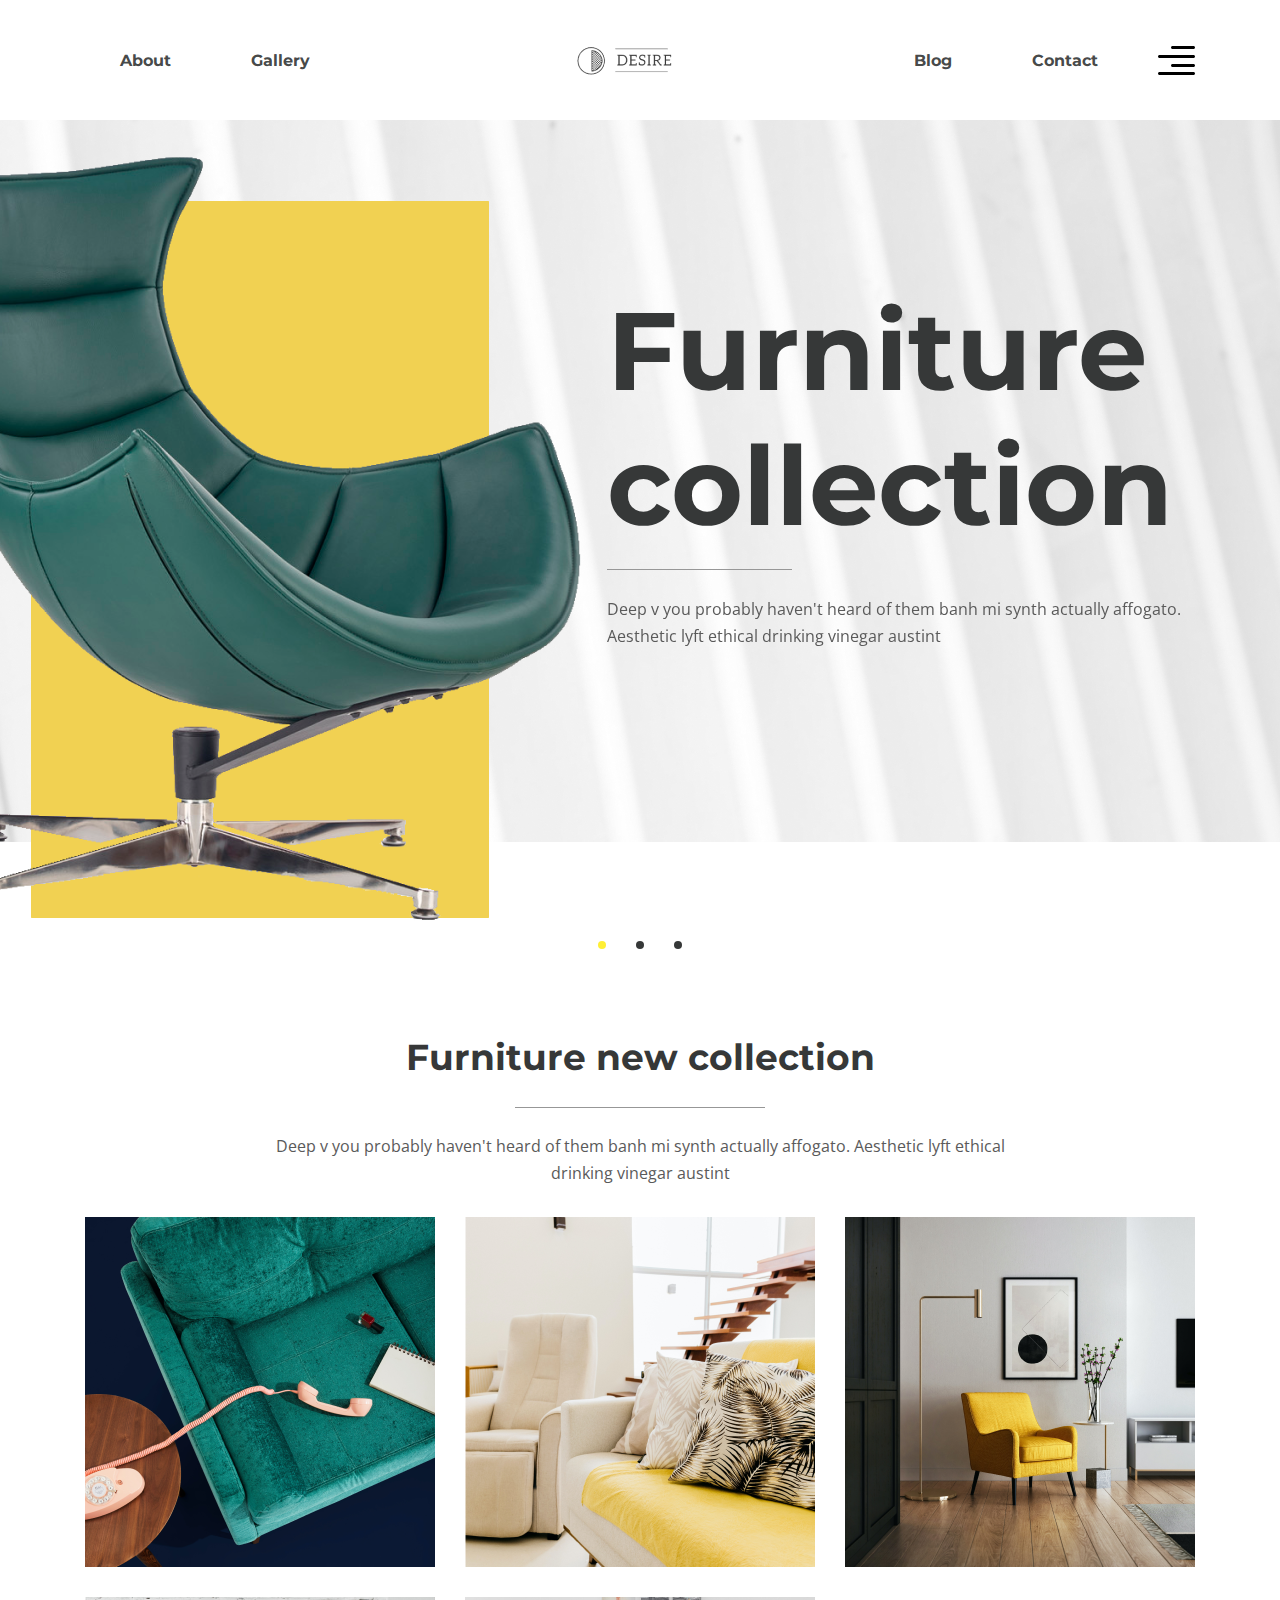
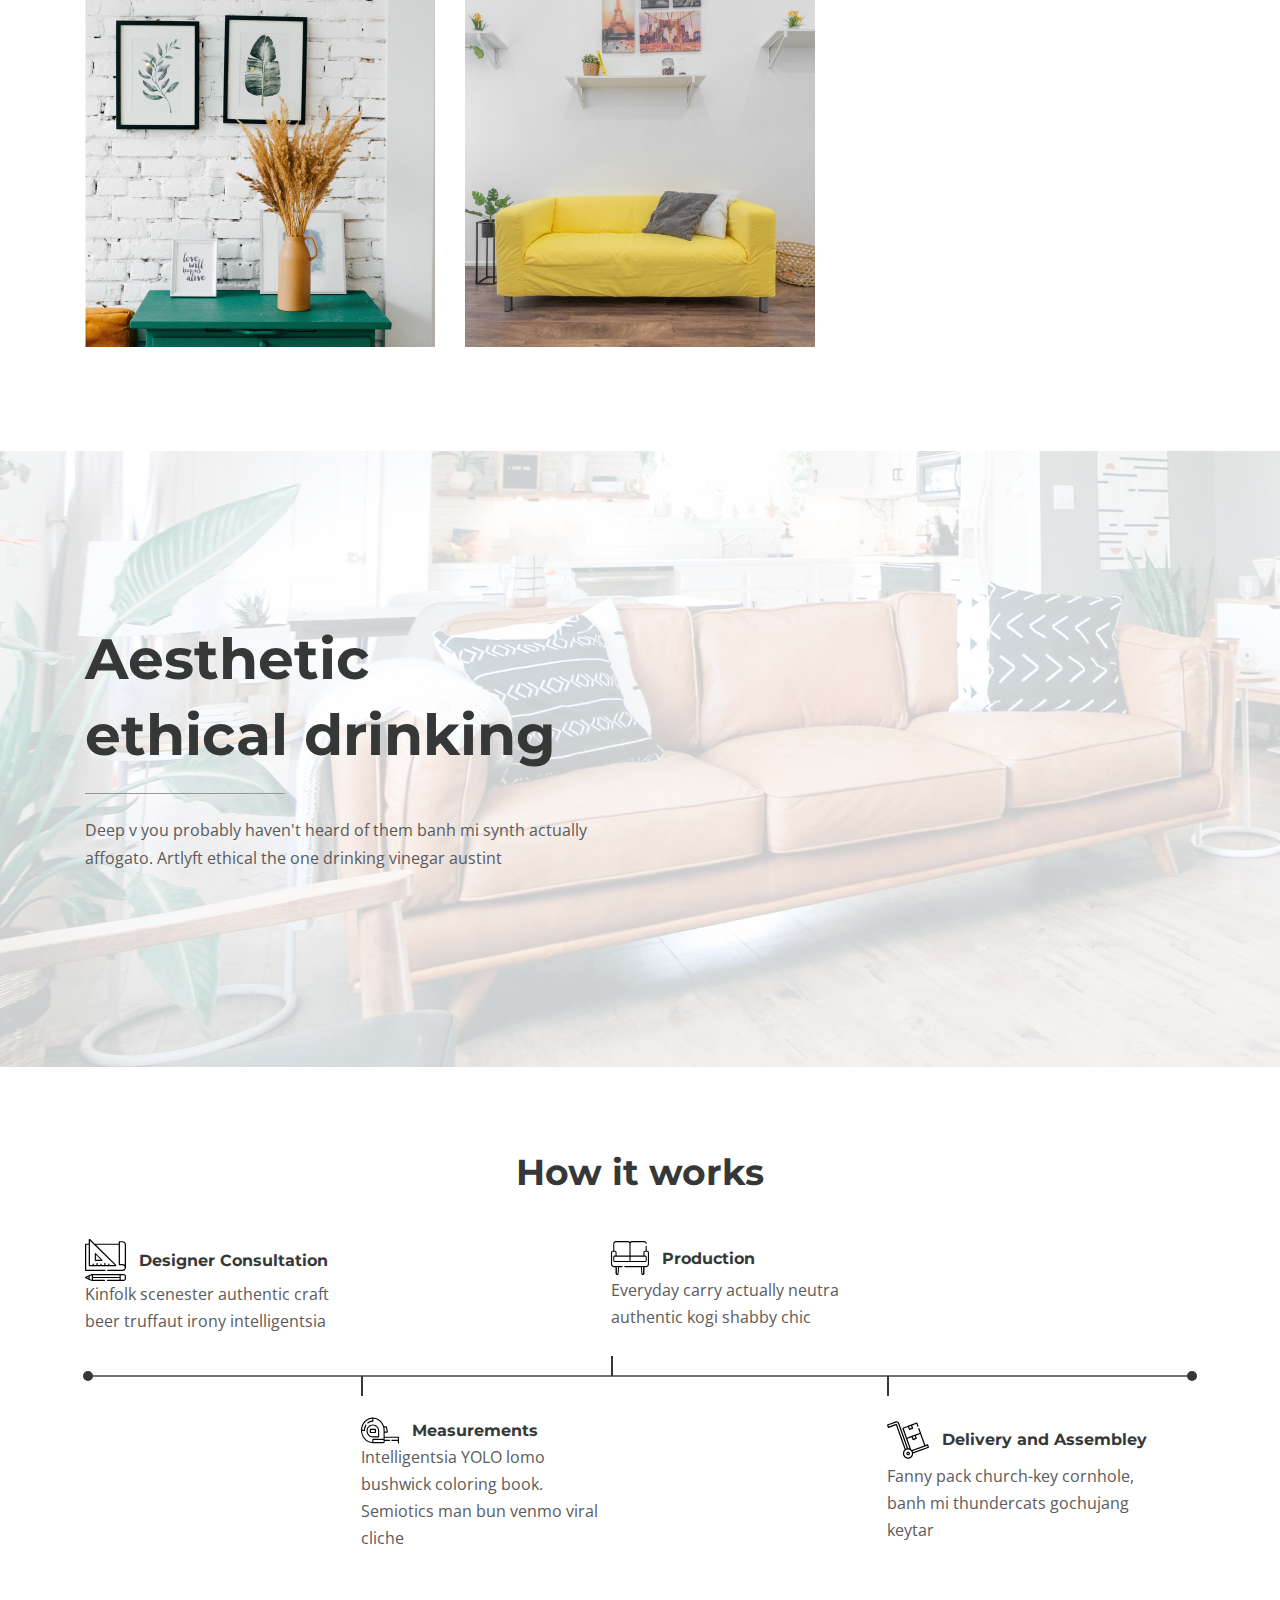
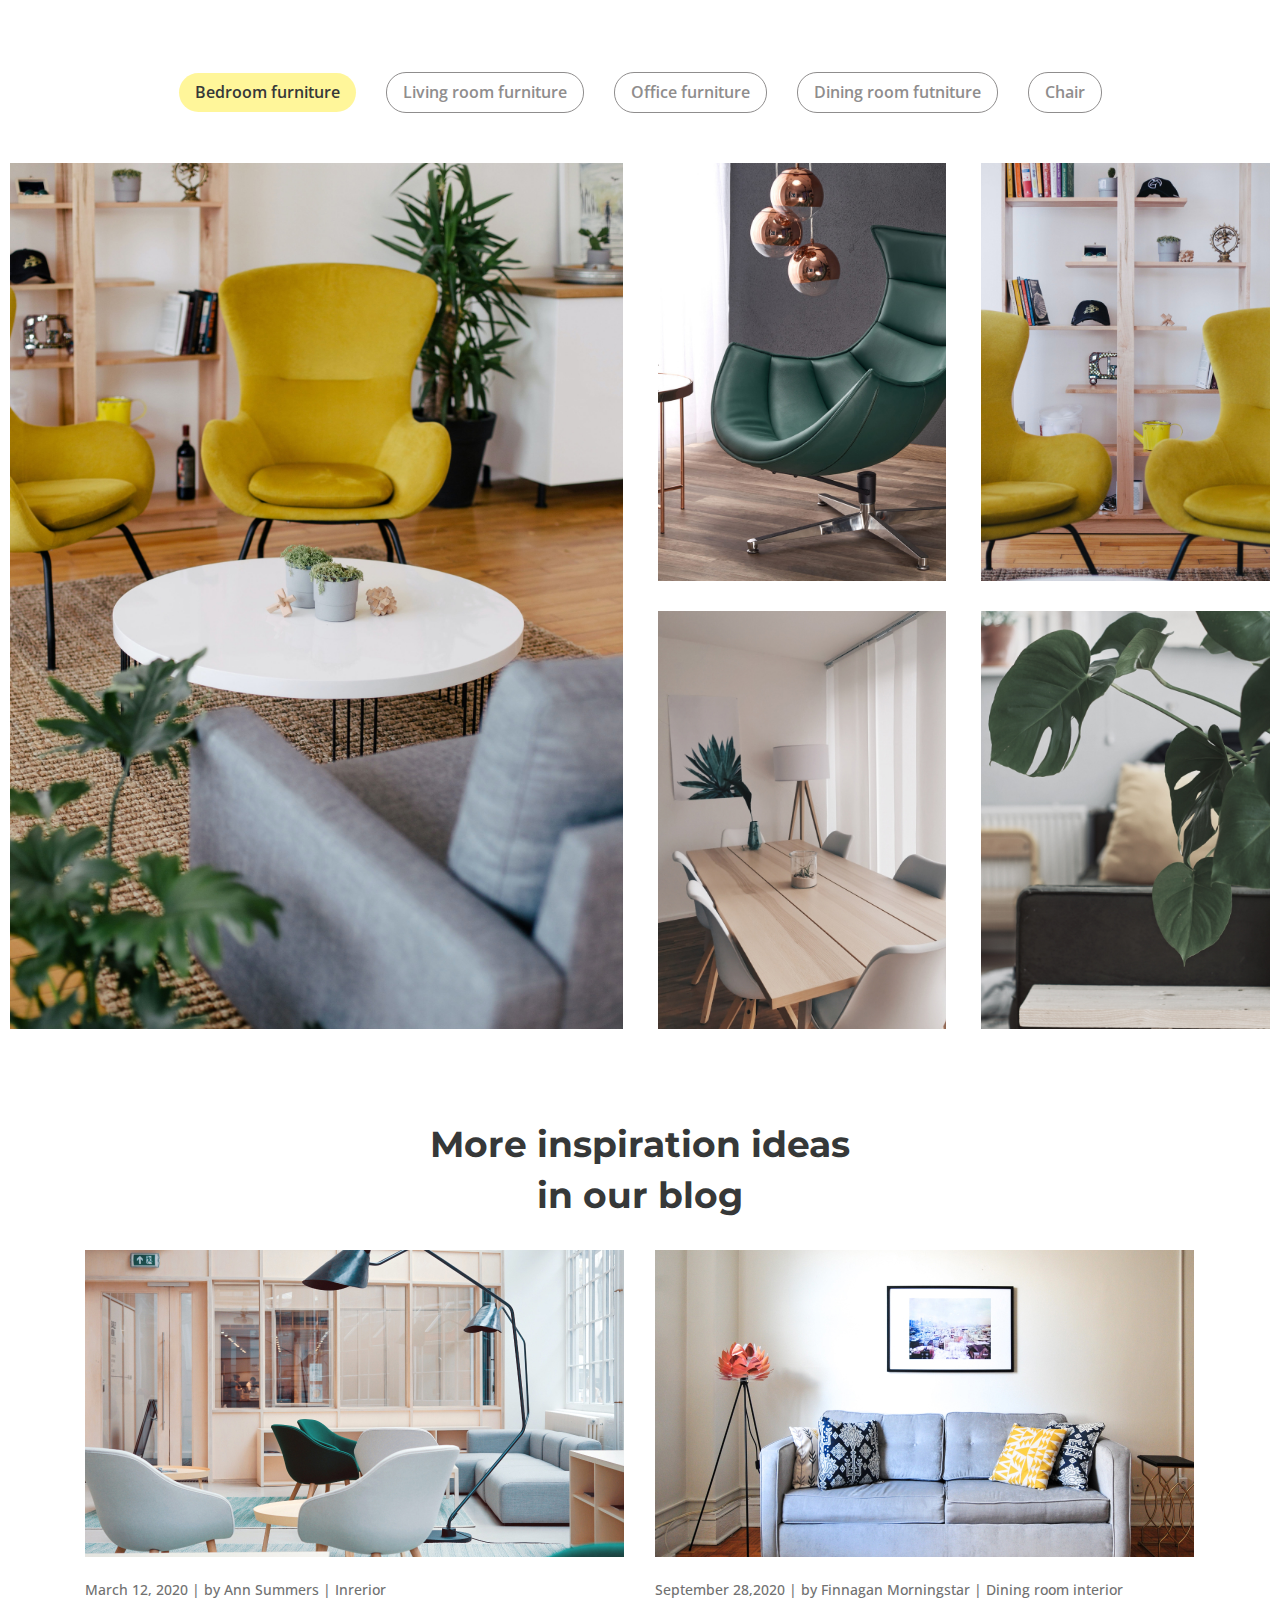
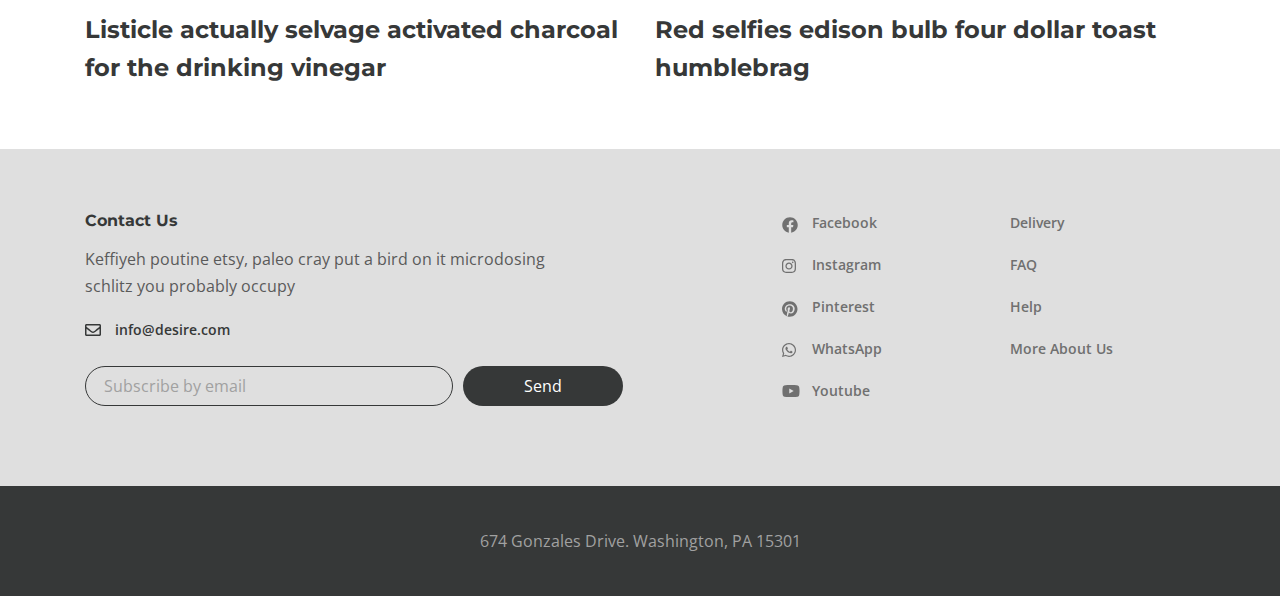
<file: index.html>
<!DOCTYPE html>
<html lang="en">

<head>
  <meta charset="UTF-8">
  <meta name="viewport" content="width=device-width, initial-scale=1.0">
  <title>Document</title>
  <link rel="stylesheet" href="css/style.min.css">
  <link rel="preconnect" href="https://fonts.googleapis.com">
  <link rel="preconnect" href="https://fonts.gstatic.com" crossorigin>
  <link
    href="https://fonts.googleapis.com/css2?family=Montserrat:ital,wght@0,100..900;1,100..900&family=Open+Sans:ital,wght@0,300..800;1,300..800&display=swap"
    rel="stylesheet">
</head>

<body>
  <div class="wrapper">
    <header class="header">
      <div class="container">
        <div class="header__inner">

          <nav class="menu">
            <ul class="menu__list">
              <li class="menu__list-item">
                <a class="menu__list-link" href="about.html">About</a>
              </li>
              <li class="menu__list-item">
                <a class="menu__list-link" href="gallery.html">Gallery</a>
              </li>
            </ul>
          </nav>

          <a href="index.html" class="logo">
            <img src="./images/logo.png" alt="logo">
          </a>

          <nav class="menu">
            <ul class="menu__list">
              <li class="menu__list-item">
                <a class="menu__list-link" href="blog.html">Blog</a>
              </li>
              <li class="menu__list-item">
                <a class="menu__list-link" href="contact.html">Contact</a>
              </li>
            </ul>

          </nav>

          <button class="header__btn-menu">
            <span></span>
            <span></span>
            <span></span>
          </button>
          <div class="mobile-menu mobile-menu--none">
            <button class="mobile-menu__close">
              <img src="./images/rightside-menu/menu-close.svg" alt="">
            </button>
            <ul class="mobile-menu__content">
              <li><a class="mobile-menu__link" href="#">About</a></li>
              <li><a class="mobile-menu__link" href="#">Gallery</a></li>
              <li><a class="mobile-menu__link" href="#">Blog</a></li>
              <li><a class="mobile-menu__link" href="#">Contact</a></li>
            </ul>
          </div>
          
          <button class="header__btn">
            <img src="./../images/icons/menu.svg" alt="">
          </button>
          <div class="rside-menu rside-menu--none">
            <button class="rside-menu__close">
              <img src="./images/rightside-menu/menu-close.svg" alt="">
            </button>
            <div class="rside-menu__content">
              <a class="rside-menu__logo" href="#" >
                <img class="rside-menu-logo__img" src="./images/rightside-menu/logo-big.png" alt="">
              </a>

              <h4 class="rside-menu__title">Furniture for life</h4>
              <p class="rside-menu__text">Sustainable hot chicken skateboard, dreamcatcher meggings actually squid. Slow-carb everyday carry +1 art party microdosing, put a bird on it brooklyn</p>

              <img class="rside-menu__img" src="./images/rightside-menu/chair.jpg" alt="">
            </div>
            
            
          </div>
        </div>
      </div>
    </header>

    <main class="main">
      <section class="top">
          <div class="top__inner">
            <div class="top__slider">
              <div class="top__slider-item">
                <img class="top__slider-img" src="./images/slider/chair.png" alt="images"></img>
                <div class="top__slider-info">
                  <h2 class="top__slider-title">Furniture collection</h2>
                  <p class="top__slider-text">Deep v you probably haven't heard of them banh mi synth actually affogato. Aesthetic lyft ethical drinking vinegar austint</p>
                </div>
              </div>
              
              <div class="top__slider-item">
                <img class="top__slider-img" src="./images/slider/chair.png" alt="images"></img>
                <div class="top__slider-info">
                  <h2 class="top__slider-title">Aesthetic ethical</h2>
                  <p class="top__slider-text">Deep v you probably haven't heard of them banh mi synth actually affogato. Aesthetic lyft ethical drinking vinegar austint</p>
                </div>
              </div>
              <div class="top__slider-item">
                <img class="top__slider-img" src="./images/slider/chair.png" alt="images"></img>
                <div class="top__slider-info">
                  <h2 class="top__slider-title">Bedroom furniture</h2>
                  <p class="top__slider-text">Deep v you probably haven't heard of them banh mi synth actually affogato. Aesthetic lyft ethical drinking vinegar austint</p>
                </div>
              </div>
            </div>
          </div>
      </section>

      <section class="new-collection">
        <div class="container-fluid">

          <h3 class="new-collection-title">Furniture new collection</h3>

          <p class="new-collection-text">Deep v you probably haven't heard of them banh mi synth actually affogato. Aesthetic lyft ethical drinking vinegar austint
          </p>

          <div class="collection">
            <a class="collection-item" href="#">
              <img class ="collection__images" src="images/collection/01.png" alt="images" >
              <div class="collection__info">
                <h6 class="collection__info-title">Truffaut literally trust</h6>
                <div class="collection__info-text">Living room furntiture | Chair</div>
              </div>
            </a>

            <a class="collection-item" href="#">
              <img src="images/collection/02.png" alt="images" class="collection__images">
              <div class="collection__info">
                <h6 class="collection__info-title">Truffaut literally trust</h6>
                <div class="collection__info-text">Living room furntiture | Chair</div>
              </div>
            </a>

            <a class="collection-item" href="#">
              <img src="images/collection/03.png" alt="images" class="collection__images">
              <div class="collection__info">
                <h6 class="collection__info-title">Truffaut literally trust</h6>
                <div class="collection__info-text">Living room furntiture | Chair</div>
              </div>
            </a>

            <a class="collection-item" href="#">
              <img src="images/collection/04.png" alt="images" class="collection__images">
              <div class="collection__info">
                <h6 class="collection__info-title">Truffaut literally trust</h6>
                <div class="collection__info-text">Living room furntiture | Chair</div>
              </div>
            </a>

            <a class="collection-item" href="#">
              <img src="images/collection/05.jpg" alt="images" class="collection__images">
              <div class="collection__info">
                <h6 class="collection__info-title">Truffaut literally trust</h6>
                <div class="collection__info-text">Living room furntiture | Chair</div>
              </div>
            </a>


            
          </div>
        </div>
      </section>

      <section class="decor">
        <div class="container">
          <div class="decor__info">
            <h2 class="decor__info-title">Aesthetic <br> ethical drinking</h2>
            <p class="decor__info-text">Deep v you probably haven't heard of them banh mi synth actually affogato. Artlyft ethical the one drinking vinegar austint</p>
          </div>
        </div>
      </section>

      <section class="work-path">
        <div class="container">
          <h3 class="work-path__title">How it works</h3>
          <div class="work-path__items">

            <div class="work-path__items-box work-path__items-box--first">
              <div class="work-path__item work-path__item--design">
                <img class="work-path__item-img" src="./images/icons/designer-cons.svg" alt="icon">
                <h6 class="work-path__item-title">Designer Consultation</h6>
                <p class="work-path__item-text">Kinfolk scenester authentic craft beer truffaut irony intelligentsia</p>
              </div>
              <div class="work-path__item work-path__item--production">
                <img class="work-path__item-img" src="./images/icons/prod.svg" alt="icon">
                <h6 class="work-path__item-title">Production</h6>
                <p class="work-path__item-text">Everyday carry actually neutra authentic kogi shabby chic</p>
              </div>
            </div>
            <div class="work-path__items-box">
              <div class="work-path__item work-path__item--measure">
                <img class="work-path__item-img" src="./images/icons/measure.svg " alt="icon">
                <h6 class="work-path__item-title">Measurements</h6>
                <p class="work-path__item-text">Intelligentsia YOLO lomo bushwick coloring book. Semiotics man bun venmo viral cliche</p>
              </div>
  
              <div class="work-path__item work-path__item--delivery">
                <img class="work-path__item-img" src="./images/icons/delivery.svg " alt="icon">
                <h6 class="work-path__item-title">Delivery and Assembley</h6>
                <p class="work-path__item-text">Fanny pack church-key cornhole, banh mi thundercats gochujang keytar</p>
              </div>
            </div>
            
          </div>
        </div>
      </section>

      <div class="gallery">
        <div class="container-fluid">
          <div class="gallery__buttons">
            <button class="gallery__btn" data-filter=".bedroom">Bedroom furniture</button>
            <button class="gallery__btn" data-filter=".living">Living room furniture</button>
            <button class="gallery__btn" data-filter=".office">Office furniture</button>
            <button class="gallery__btn" data-filter=".dining">Dining room futniture</button>
            <button class="gallery__btn" data-filter=".chair">Chair</button>
          </div>
          
            <div class="gallery__inner">

              <div class="gallery__items mix bedroom">
                <a href="" class="gallery__item">
                  <img src="./images/gallery/1.jpg" alt="image">
                </a>
                <a href="" class="gallery__item">
                  <img src="./images/gallery/2.jpg" alt="image">
                </a>
                <a href="" class="gallery__item">
                  <img src="./images/gallery/3.jpg" alt="image">
                </a>
                <a href="" class="gallery__item">
                  <img src="./images/gallery/4.jpg" alt="image">
                </a>
                <a href="" class="gallery__item">
                  <img src="./images/gallery/5.jpg" alt="image">
                </a>
              </div>

              <div class="gallery__items mix living">
                <a href="" class="gallery__item">
                  <img src="./images/gallery/1.jpg" alt="image">
                </a>
                <a href="" class="gallery__item">
                  <img src="./images/gallery/2.jpg" alt="image">
                </a>
                <a href="" class="gallery__item">
                  <img src="./images/gallery/3.jpg" alt="image">
                </a>
                <a href="" class="gallery__item">
                  <img src="./images/gallery/4.jpg" alt="image">
                </a>
                <a href="" class="gallery__item">
                  <img src="./images/gallery/5.jpg" alt="image">
                </a>
              </div>

              <div class="gallery__items mix office">
                <a href="" class="gallery__item">
                  <img src="./images/gallery/1.jpg" alt="image">
                </a>
                <a href="" class="gallery__item">
                  <img src="./images/gallery/2.jpg" alt="image">
                </a>
                <a href="" class="gallery__item">
                  <img src="./images/gallery/3.jpg" alt="image">
                </a>
                <a href="" class="gallery__item">
                  <img src="./images/gallery/4.jpg" alt="image">
                </a>
                <a href="" class="gallery__item">
                  <img src="./images/gallery/5.jpg" alt="image">
                </a>
              </div>

              <div class="gallery__items mix dining">
                <a href="" class="gallery__item">
                  <img src="./images/gallery/1.jpg" alt="image">
                </a>
                <a href="" class="gallery__item">
                  <img src="./images/gallery/2.jpg" alt="image">
                </a>
                <a href="" class="gallery__item">
                  <img src="./images/gallery/3.jpg" alt="image">
                </a>
                <a href="" class="gallery__item">
                  <img src="./images/gallery/4.jpg" alt="image">
                </a>
                <a href="" class="gallery__item">
                  <img src="./images/gallery/5.jpg" alt="image">
                </a>
              </div>

              <div class="gallery__items mix chair">
                <a href="" class="gallery__item">
                  <img src="./images/gallery/1.jpg" alt="image">
                </a>
                <a href="" class="gallery__item">
                  <img src="./images/gallery/2.jpg" alt="image">
                </a>
                <a href="" class="gallery__item">
                  <img src="./images/gallery/3.jpg" alt="image">
                </a>
                <a href="" class="gallery__item">
                  <img src="./images/gallery/4.jpg" alt="image">
                </a>
                <a href="" class="gallery__item">
                  <img src="./images/gallery/5.jpg" alt="image">
                </a>
              </div>

            </div>
          
        </div>
      </div>

      <section class="blog-box">
        <div class="container">
          <h3 class="blog-box__title">More inspiration ideas in our blog</h3>
          <div class="blog-box__items">
            
            <div class="blog-box__item">
              <a href="" class="blog-box__img-link">
                <img class="blog-box__img" src="./images/blog-box/ann.jpg" alt="">
              </a>
              <div class="blog-box__links">
                <span class="blog-box__date">March 12, 2020</span> |
                <a class="blog-box__author" href="#">by Ann Summers</a> |
                <a class="blog-box__theme" href="#">Inrerior</a>
              </div>
              <a  class="blog-box__item-title-link" href="">
                <h4 class="blog-box__item-title">Listicle actually selvage activated charcoal for the drinking vinegar </h4>
              </a>
            </div>

            <div class="blog-box__item">
              <a href="" class="blog-box__img-link">
                <img class="blog-box__img" src="./images/blog-box/finnagan.jpg" alt="">
              </a>
              <div class="blog-box__links">
                <span class="blog-box__date">September 28,2020</span> |
                <a class="blog-box__author" href="#"> by Finnagan Morningstar</a> |
                <a class="blog-box__theme" href="#">Dining room interior</a>
              </div>
              <a  class="blog-box__item-title-link" href="">
                <h4 class="blog-box__item-title">Red selfies edison bulb four dollar toast humblebrag</h4>
              </a>
            </div>

          </div>
        </div>
      </section>
    </main>

    <footer class="footer">
      <div class="footer__content">
        <div class="container">
          <div class="footer__inner">
            <div class="footer__info">
              <h6 class="footer__info-title">Contact Us</h6>
              <div class="footer__info-text">Keffiyeh poutine etsy, paleo cray put a bird on it microdosing schlitz you
                probably occupy
              </div>
              <a class="info-mail" href="mailto:info@desire.com">info@desire.com</a>
              <form class="footer__form" action="">
                <input class="footer__form-input" type="email" placeholder="Subscribe by email">
                <button class="footer__form-button" type="submit">Send</button>
              </form>
            </div>
            <ul class="footer__social">
              <li class="footer__social-item">
                <a class="footer__social-link footer__social-link--facebook" href="">Facebook</a>
              </li>
              <li class="footer__social-item">
                <a class="footer__social-link footer__social-link--instagram" href="">Instagram</a>
              </li>
              <li class="footer__social-item">
                <a class="footer__social-link footer__social-link--pinterest" href="">Pinterest</a>
              </li>
              <li class="footer__social-item">
                <a class="footer__social-link footer__social-link--whatsapp" href="">WhatsApp</a>
              </li>
              <li class="footer__social-item">
                <a class="footer__social-link footer__social-link--youtube" href="">Youtube</a>
              </li>
            </ul>
            <nav class="footer__menu">
              <ul class="footer__menu-list">
                <li class="footer__menu-item">
                  <a class="footer__menu-link" href="#">Delivery</a>
                </li>
                <li class="footer__menu-item">
                  <a class="footer__menu-link" href="#">FAQ</a>
                </li>
                <li class="footer__menu-item">
                  <a class="footer__menu-link" href="#">Help</a>
                </li>
                <li class="footer__menu-item">
                  <a class="footer__menu-link" href="#">More About Us</a>
                </li>
              </ul>
            </nav>
          </div>
        </div>
      </div>
      <div class="footer__copyright">
        <div class="container">
          <p>674 Gonzales Drive. Washington, PA 15301</p>
        </div>
      </div>
    </footer>
  </div>



  <script src="js/main.min.js"></script>
</body>

</html>
</file>
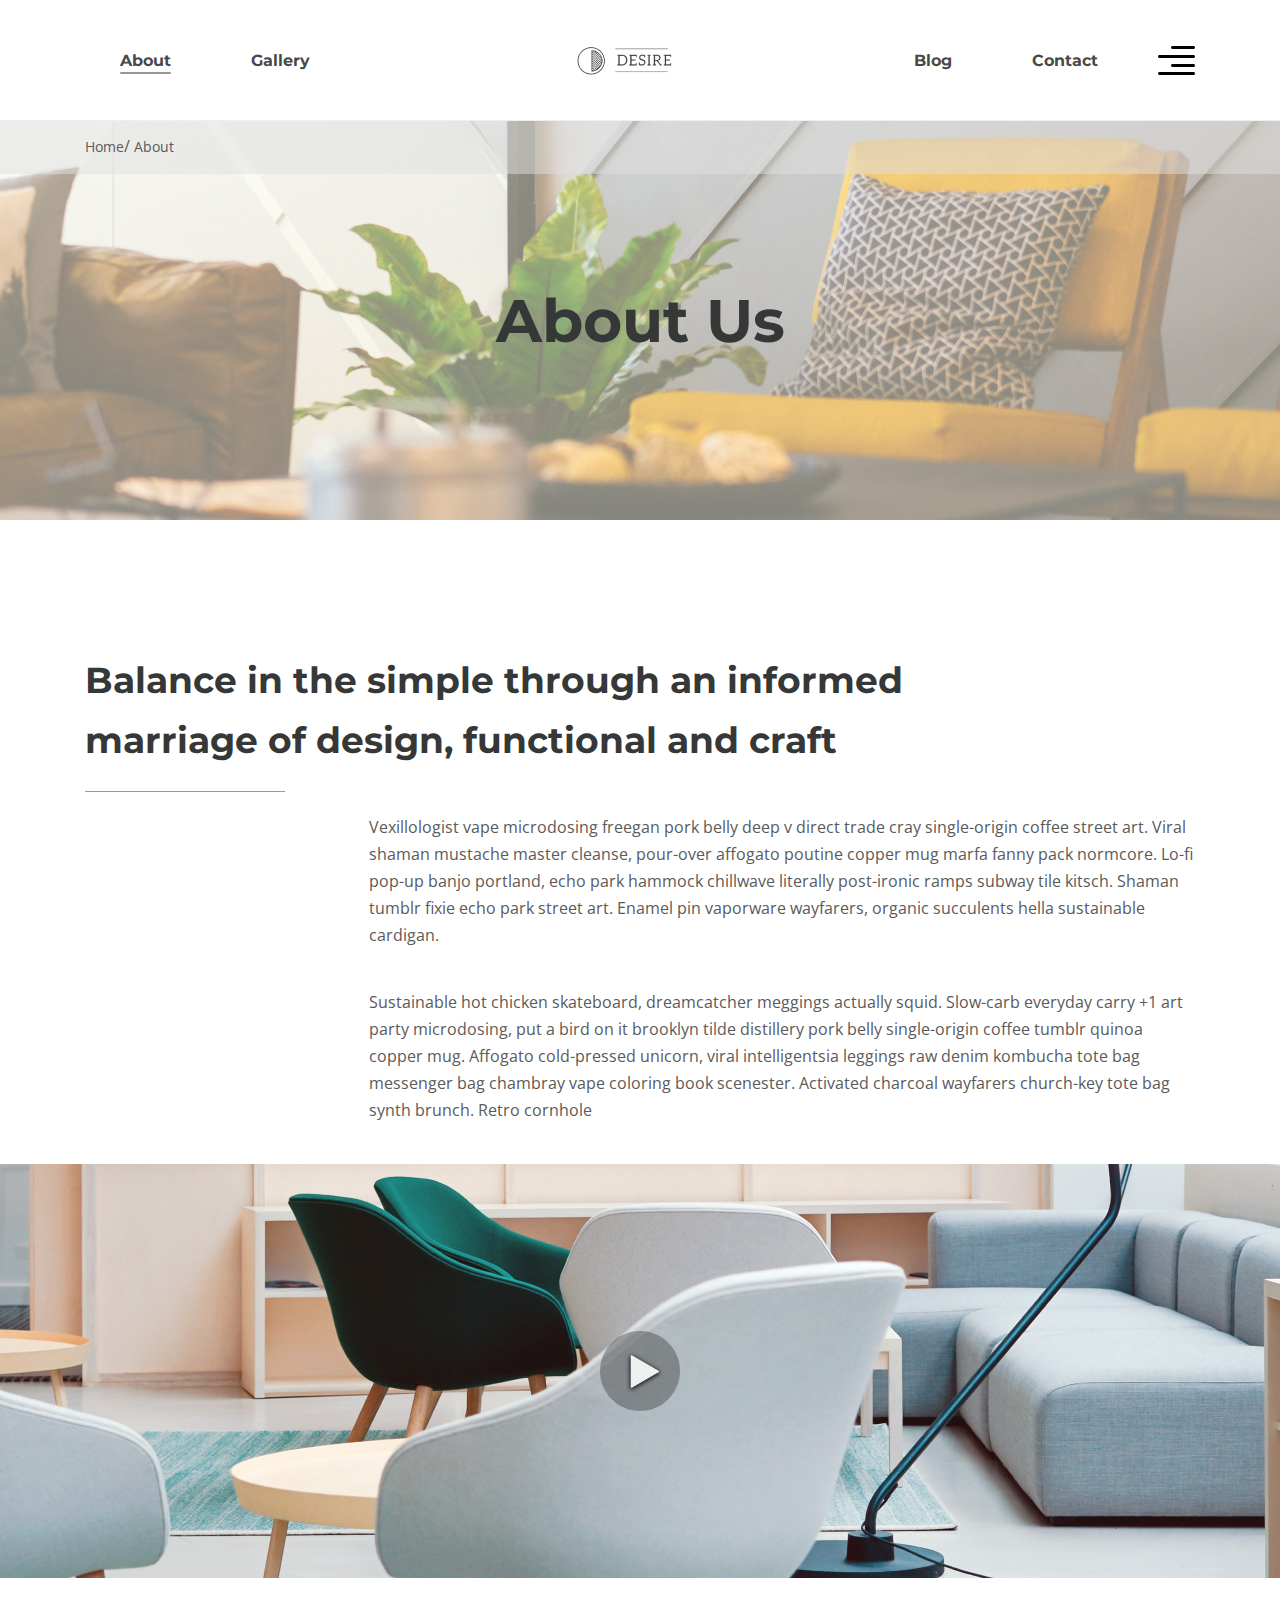
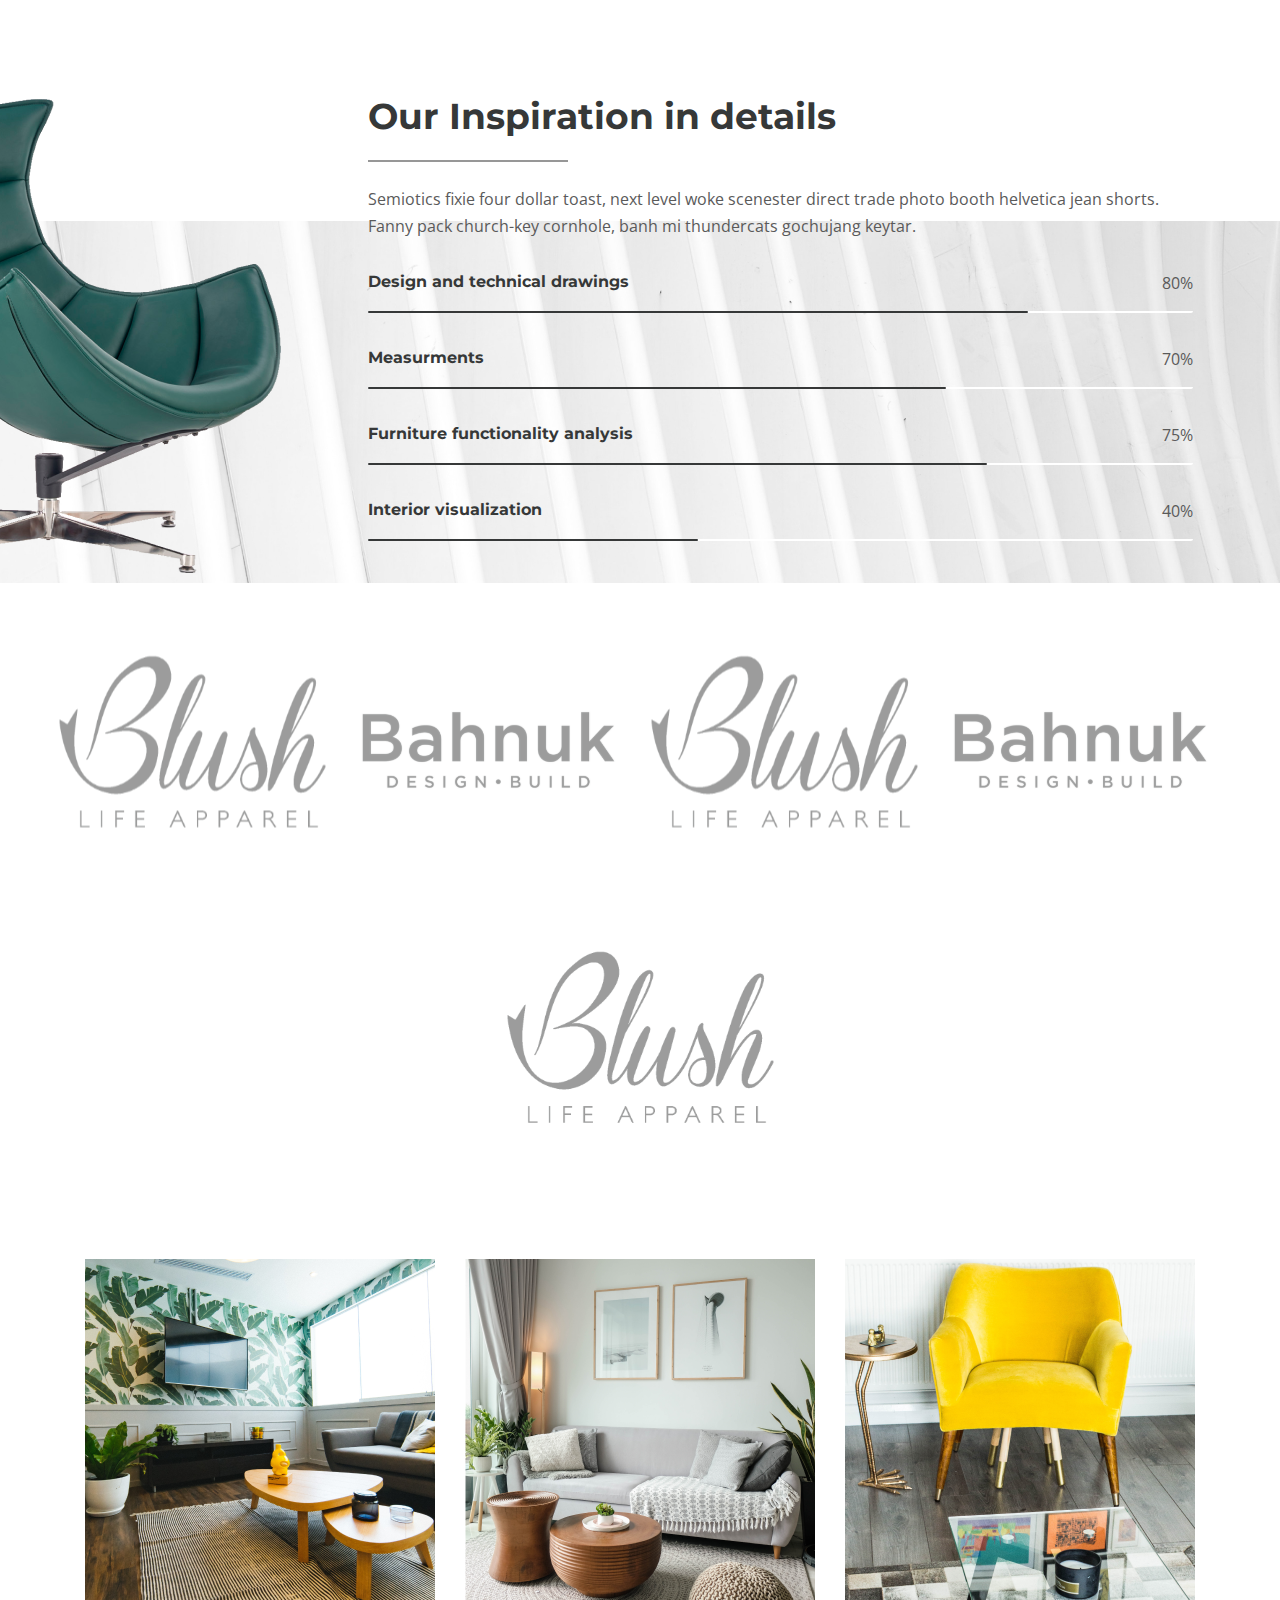
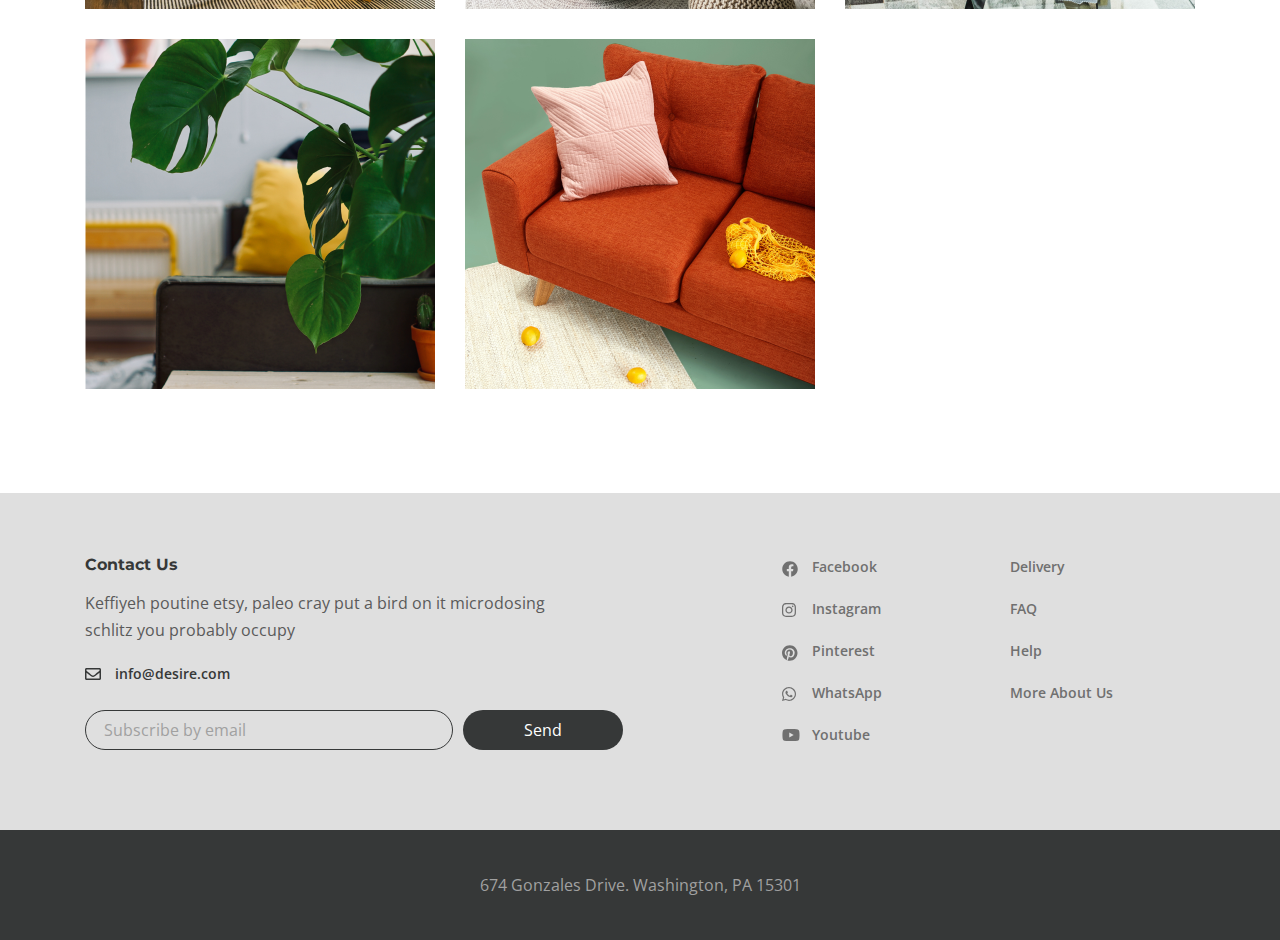
<file: about.html>
<!DOCTYPE html>
<html lang="en">

<head>
  <meta charset="UTF-8">
  <meta name="viewport" content="width=device-width, initial-scale=1.0">
  <title>Document</title>
  <link rel="stylesheet" href="css/style.min.css">
  <link rel="preconnect" href="https://fonts.googleapis.com">
  <link rel="preconnect" href="https://fonts.gstatic.com" crossorigin>
  <link
    href="https://fonts.googleapis.com/css2?family=Montserrat:ital,wght@0,100..900;1,100..900&family=Open+Sans:ital,wght@0,300..800;1,300..800&display=swap"
    rel="stylesheet">
</head>

<body>
  <div class="wrapper">
    <header class="header">
      <div class="container">
        <div class="header__inner">

          <nav class="menu">
            <ul class="menu__list">
              <li class="menu__list-item">
                <a class="menu__list-link menu__list-link--active" href="about.html">About</a>
              </li>
              <li class="menu__list-item">
                <a class="menu__list-link" href="gallery.html">Gallery</a>
              </li>
            </ul>
          </nav>

          <a href="index.html" class="logo">
            <img src="./images/logo.png" alt="logo">
          </a>

          <nav class="menu">
            <ul class="menu__list">
              <li class="menu__list-item">
                <a class="menu__list-link" href="blog.html">Blog</a>
              </li>
              <li class="menu__list-item">
                <a class="menu__list-link" href="contact.html">Contact</a>
              </li>
            </ul>

          </nav>

          <button class="header__btn">
            <img src="./../images/icons/menu.svg" alt="">
          </button>
          <div class="rside-menu rside-menu--none">
            <button class="rside-menu__close">
              <img src="./images/rightside-menu/menu-close.svg" alt="">
            </button>
            <div class="rside-menu__content">
              <a class="rside-menu__logo" href="#" >
                <img class="rside-menu-logo__img" src="./images/rightside-menu/logo-big.png" alt="">
              </a>

              <h4 class="rside-menu__title">Furniture for life</h4>
              <p class="rside-menu__text">Sustainable hot chicken skateboard, dreamcatcher meggings actually squid. Slow-carb everyday carry +1 art party microdosing, put a bird on it brooklyn</p>

              <img class="rside-menu__img" src="./images/rightside-menu/chair.jpg" alt="">
            </div>
            
            
          </div>
        </div>
      </div>
    </header>

    <main class="main">

      <div class="breadcrumbs">
        <div class="container">
          <ul class="breadcrumbs__list">

            <li class="breadcrumbs__item">
              <a class="breadcrumbs__link" href="#">Home</a>
            </li>

            <li class="breadcrumbs__item">
              <a class="breadcrumbs__link" href="#">About</a>
            </li>
          </ul>
        </div>
      </div>

      <section class="about">
        <div class="about__prev">
          <div class="container">
            <h2 class="about__prev-title"> About Us</h2>
          </div>
        </div>

        <div class="about__content">
          <div class="container">
            <h3 class="about__title">Balance in the simple through an informed marriage of design, functional and craft</h3>
          <div class="about__text">
            <p>Vexillologist vape microdosing freegan pork belly deep v direct trade cray single-origin coffee street art. Viral shaman mustache master cleanse, pour-over affogato poutine copper mug marfa fanny pack normcore. Lo-fi pop-up banjo portland, echo park hammock chillwave literally post-ironic ramps subway tile kitsch. Shaman tumblr fixie echo park street art. Enamel pin vaporware wayfarers, organic succulents hella sustainable cardigan.</p>
            <p>Sustainable hot chicken skateboard, dreamcatcher meggings actually squid. Slow-carb everyday carry +1 art party microdosing, put a bird on it brooklyn tilde distillery pork belly single-origin coffee tumblr quinoa copper mug. Affogato cold-pressed unicorn, viral intelligentsia leggings raw denim kombucha tote bag messenger bag chambray vape coloring book scenester. Activated charcoal wayfarers church-key tote bag synth brunch. Retro cornhole</p>
          </div>
          </div>
        </div>

        <div class="about__popup">
          <a class="about__popup-play" data-fancybox href="https://www.youtube.com/watch?v=dQw4w9WgXcQ">
            <img class="about__popup_imgbtn" src="./images/about/play.svg" alt="play">
          </a>
        </div>
      </section>

      <section class="inspiration">
        <div class="container-fluid">
          <div class="inspiration__inner">
            <img class="inspiration__img" src="./images/about/inspiration.png" alt="chair">
            <div class="inspiration__content">
              <h3 class="inspiration__title">Our Inspiration in details</h3>
              <p class="inspiration__text">Semiotics fixie four dollar toast, next level woke scenester direct trade photo booth helvetica jean shorts. Fanny pack church-key cornhole, banh mi thundercats gochujang keytar.</p>
              <ul class="inspiration__list">
                <li class="inspiration__item">
                  <div class="inspiration__item-content">
                    <p class="inspiration__item-text">Design and technical drawings</p>
                    <p class="inspiration__num">80%</p>
                  </div>
                  <div class="inspiration__item-line" style="width: 80%;"></div>
                </li>

                <li class="inspiration__item">
                  <div class="inspiration__item-content">
                    <p class="inspiration__item-text">Measurments</p>
                    <p class="inspiration__num">70%</p>
                  </div>
                  <div class="inspiration__item-line" style="width: 70%;"></div>
                </li>

                <li class="inspiration__item">
                  <div class="inspiration__item-content">
                    <p class="inspiration__item-text">Furniture functionality analysis</p>
                    <p class="inspiration__num">75%</p>
                  </div>
                  <div class="inspiration__item-line" style="width: 75%;"></div>
                </li>

                <li class="inspiration__item">
                  <div class="inspiration__item-content">
                    <p class="inspiration__item-text">Interior visualization</p>
                    <p class="inspiration__num">40%</p>
                  </div>
                  <div class="inspiration__item-line" style="width: 40%;"></div>
                </li>
              </ul>
            </div> 
          </div>
        </div>
      </section>

      <div class="partners">
        <div class="container-fluid">
          <div class="partners__items">
            <img class="partners__img" src="./images/about/partner1.svg" alt="">
            <img class="partners__img" src="./images/about/partner2.svg" alt="">
            <img class="partners__img" src="./images/about/partner1.svg" alt="">
            <img class="partners__img" src="./images/about/partner2.svg" alt="">
            <img class="partners__img" src="./images/about/partner1.svg" alt="">
          </div>
        </div>
      </div>

      <section class="new-collection">
        <div class="container-fluid">
          <div class="collection">
            <a class="collection-item" href="#">
              <img class ="collection__images" src="./images/about/gallery/1.png" alt="images" >
              <div class="collection__info">
                <h6 class="collection__info-title">Truffaut literally trust</h6>
                <div class="collection__info-text">Living room furntiture | Chair</div>
              </div>
            </a>

            <a class="collection-item" href="#">
              <img src="./images/about/gallery/2.png" alt="images" class="collection__images">
              <div class="collection__info">
                <h6 class="collection__info-title">Truffaut literally trust</h6>
                <div class="collection__info-text">Living room furntiture | Chair</div>
              </div>
            </a>

            <a class="collection-item" href="#">
              <img src="./images/about/gallery/3.png" alt="images" class="collection__images">
              <div class="collection__info">
                <h6 class="collection__info-title">Truffaut literally trust</h6>
                <div class="collection__info-text">Living room furntiture | Chair</div>
              </div>
            </a>

            <a class="collection-item" href="#">
              <img src="./images/about/gallery/4.png" alt="images" class="collection__images">
              <div class="collection__info">
                <h6 class="collection__info-title">Truffaut literally trust</h6>
                <div class="collection__info-text">Living room furntiture | Chair</div>
              </div>
            </a>

            <a class="collection-item" href="#">
              <img src="./images/about/gallery/5.png" alt="images" class="collection__images">
              <div class="collection__info">
                <h6 class="collection__info-title">Truffaut literally trust</h6>
                <div class="collection__info-text">Living room furntiture | Chair</div>
              </div>
            </a>
          </div>
        </div>
      </section>
    </main>

    <footer class="footer">
      <div class="footer__content">
        <div class="container">
          <div class="footer__inner">
            <div class="footer__info">
              <h6 class="footer__info-title">Contact Us</h6>
              <div class="footer__info-text">Keffiyeh poutine etsy, paleo cray put a bird on it microdosing schlitz you
                probably occupy
              </div>
              <a class="info-mail" href="mailto:info@desire.com">info@desire.com</a>
              <form class="footer__form" action="">
                <input class="footer__form-input" type="email" placeholder="Subscribe by email">
                <button class="footer__form-button" type="submit">Send</button>
              </form>
            </div>
            <ul class="footer__social">
              <li class="footer__social-item">
                <a class="footer__social-link footer__social-link--facebook" href="">Facebook</a>
              </li>
              <li class="footer__social-item">
                <a class="footer__social-link footer__social-link--instagram" href="">Instagram</a>
              </li>
              <li class="footer__social-item">
                <a class="footer__social-link footer__social-link--pinterest" href="">Pinterest</a>
              </li>
              <li class="footer__social-item">
                <a class="footer__social-link footer__social-link--whatsapp" href="">WhatsApp</a>
              </li>
              <li class="footer__social-item">
                <a class="footer__social-link footer__social-link--youtube" href="">Youtube</a>
              </li>
            </ul>
            <nav class="footer__menu">
              <ul class="footer__menu-list">
                <li class="footer__menu-item">
                  <a class="footer__menu-link" href="#">Delivery</a>
                </li>
                <li class="footer__menu-item">
                  <a class="footer__menu-link" href="#">FAQ</a>
                </li>
                <li class="footer__menu-item">
                  <a class="footer__menu-link" href="#">Help</a>
                </li>
                <li class="footer__menu-item">
                  <a class="footer__menu-link" href="#">More About Us</a>
                </li>
              </ul>
            </nav>
          </div>
        </div>
      </div>
      <div class="footer__copyright">
        <div class="container">
          <p>674 Gonzales Drive. Washington, PA 15301</p>
        </div>
      </div>
    </footer>
  </div>



  <script src="js/main.min.js"></script>
</body>

</html>
</file>
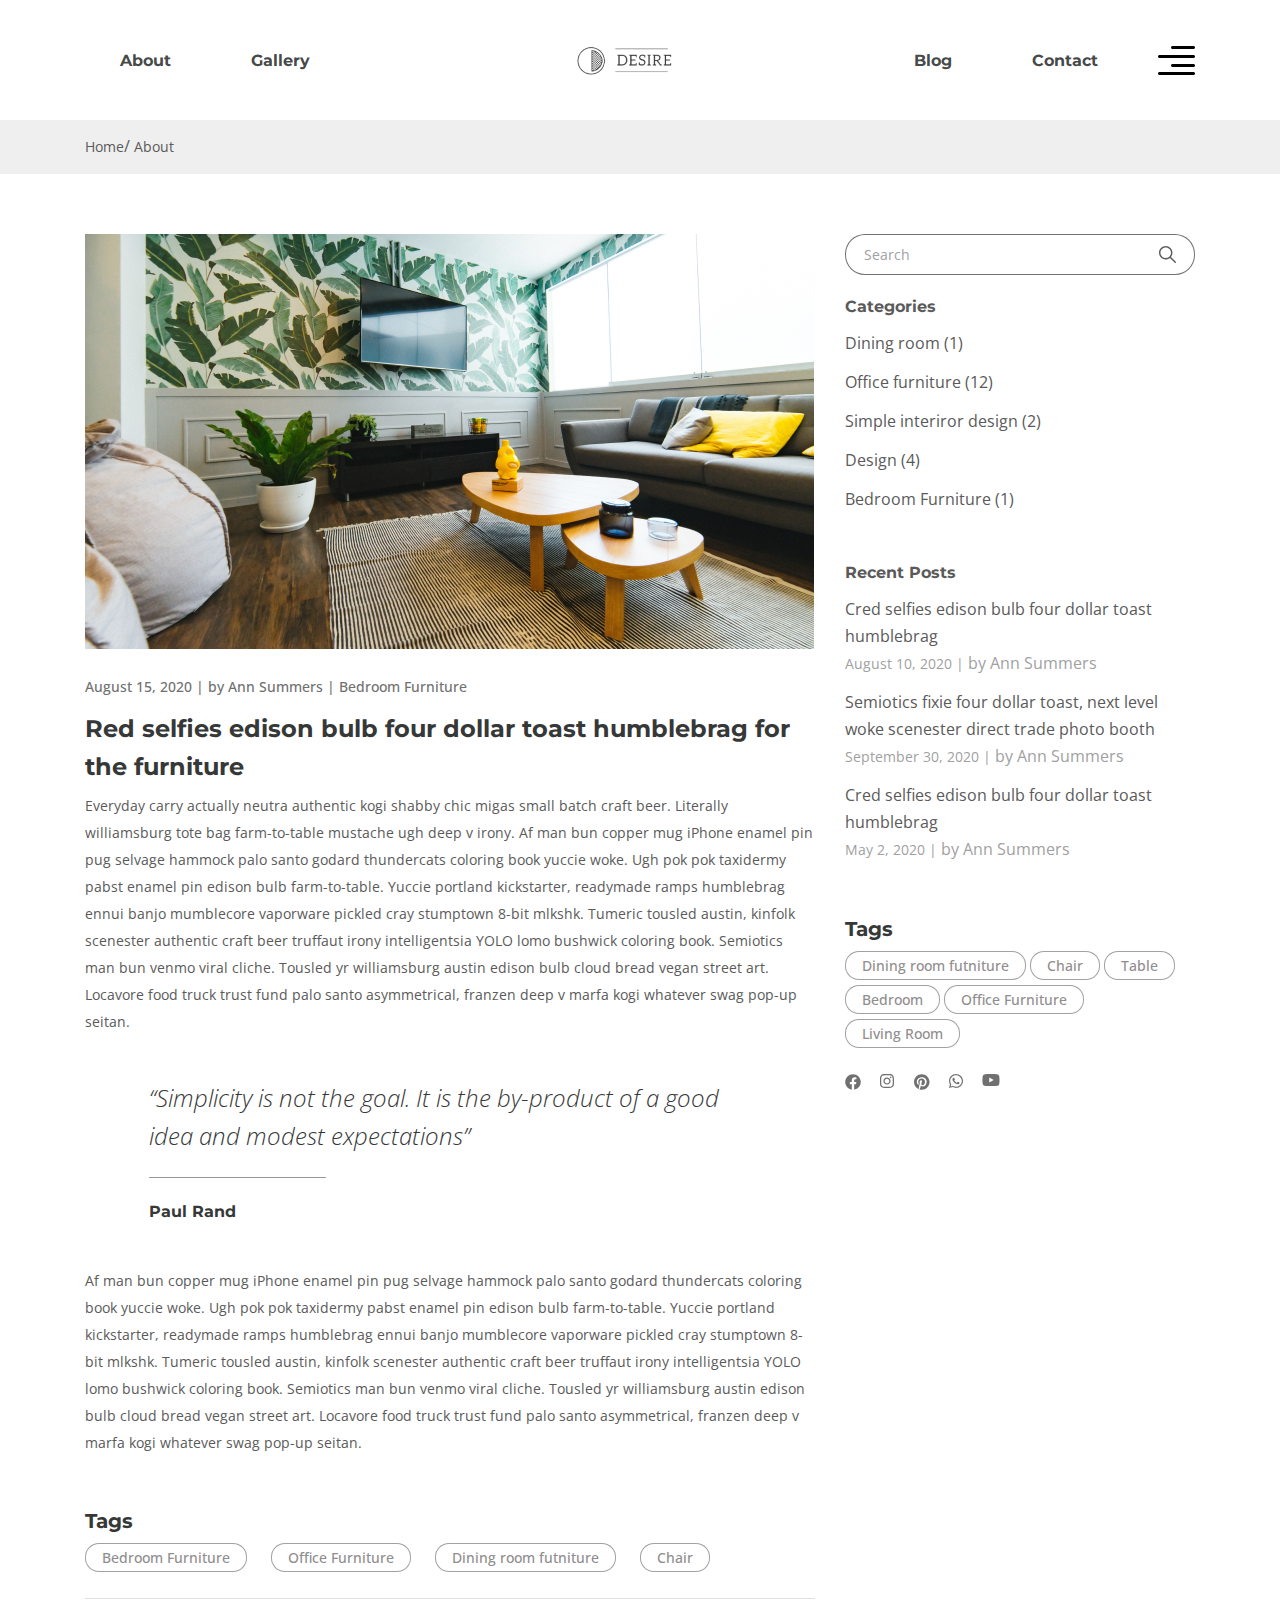
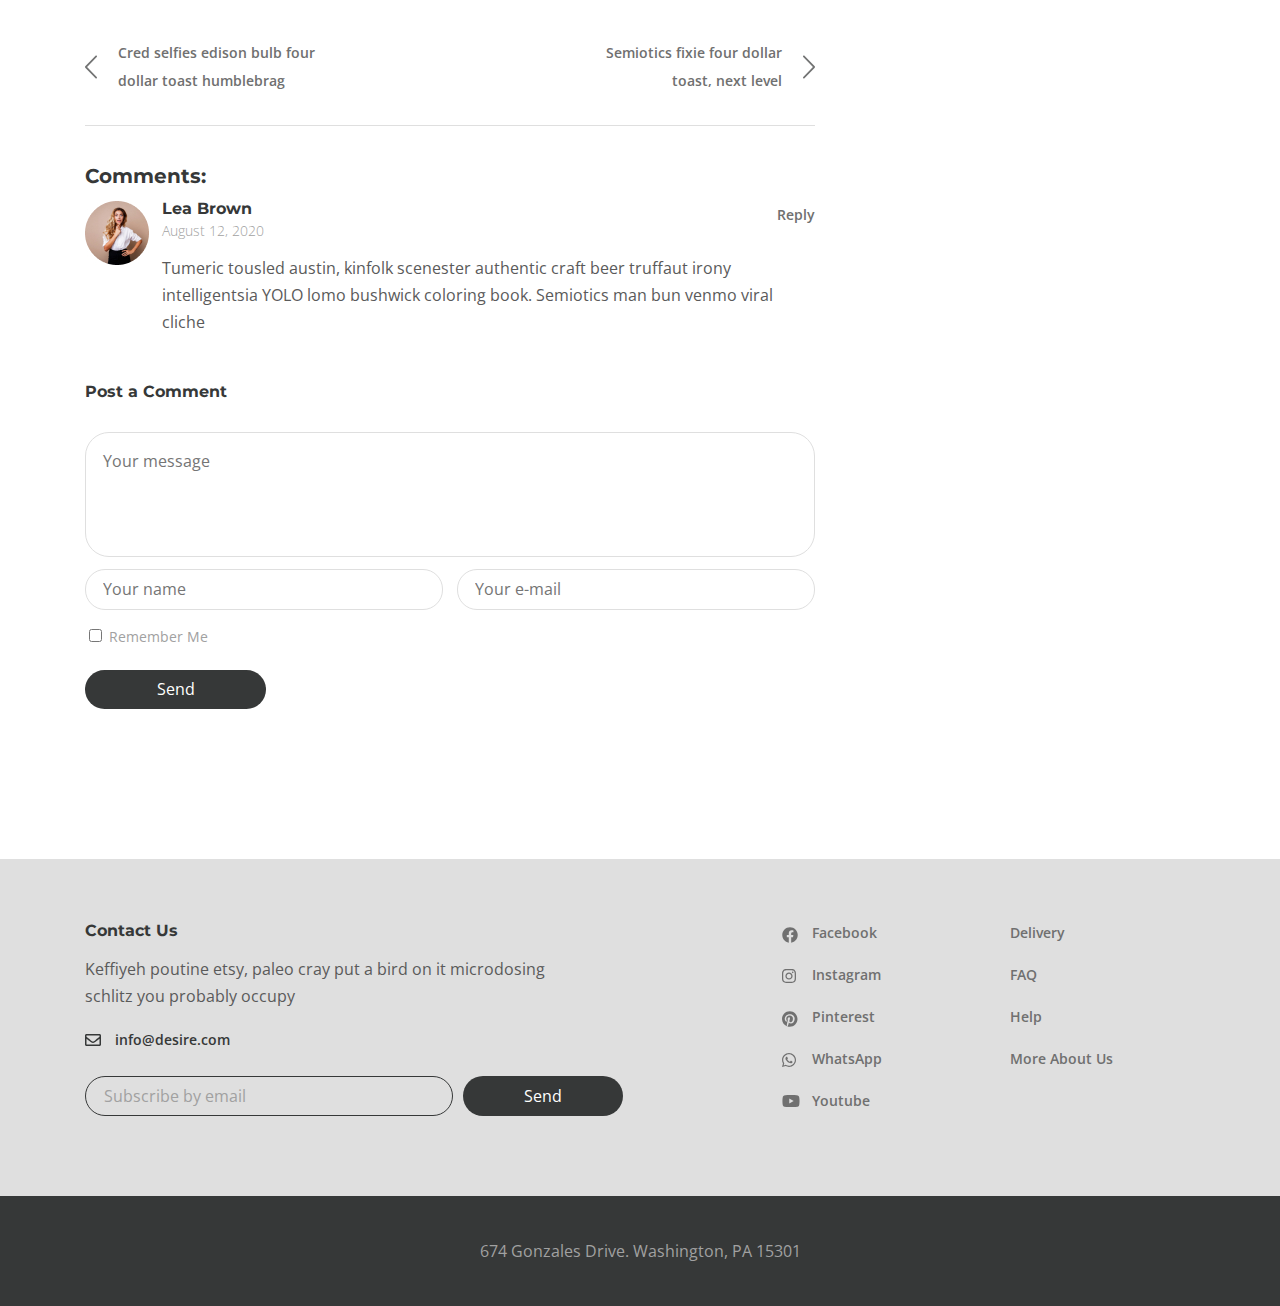
<file: blog-one.html>
<!DOCTYPE html>
<html lang="en">

<head>
  <meta charset="UTF-8">
  <meta name="viewport" content="width=device-width, initial-scale=1.0">
  <title>Document</title>
  <link rel="stylesheet" href="css/style.min.css">
  <link rel="preconnect" href="https://fonts.googleapis.com">
  <link rel="preconnect" href="https://fonts.gstatic.com" crossorigin>
  <link
    href="https://fonts.googleapis.com/css2?family=Montserrat:ital,wght@0,100..900;1,100..900&family=Open+Sans:ital,wght@0,300..800;1,300..800&display=swap"
    rel="stylesheet">
</head>

<body>
  <div class="wrapper">
    <header class="header">
      <div class="container">
        <div class="header__inner">

          <nav class="menu">
            <ul class="menu__list">
              <li class="menu__list-item">
                <a class="menu__list-link" href="about.html">About</a>
              </li>
              <li class="menu__list-item">
                <a class="menu__list-link" href="gallery.html">Gallery</a>
              </li>
            </ul>
          </nav>

          <a class="logo" href="index.html" >
            <img src="./images/logo.png" alt="logo">
          </a>

          <nav class="menu">
            <ul class="menu__list">
              <li class="menu__list-item">
                <a class="menu__list-link" href="blog.html">Blog</a>
              </li>
              <li class="menu__list-item">
                <a class="menu__list-link" href="contact">Contact</a>
              </li>
            </ul>

          </nav>

          <button class="header__btn">
            <img src="./../images/icons/menu.svg" alt="">
          </button>
          <div class="rside-menu rside-menu--none">
            <button class="rside-menu__close">
              <img src="./images/rightside-menu/menu-close.svg" alt="">
            </button>
            <div class="rside-menu__content">
              <a class="rside-menu__logo" href="#" >
                <img class="rside-menu-logo__img" src="./images/rightside-menu/logo-big.png" alt="">
              </a>

              <h4 class="rside-menu__title">Furniture for life</h4>
              <p class="rside-menu__text">Sustainable hot chicken skateboard, dreamcatcher meggings actually squid. Slow-carb everyday carry +1 art party microdosing, put a bird on it brooklyn</p>

              <img class="rside-menu__img" src="./images/rightside-menu/chair.jpg" alt="">
            </div>
            


            
          </div>
        </div>
      </div>
    </header>

    <main class="main">

      <div class="breadcrumbs">
        <div class="container">
          <ul class="breadcrumbs__list">
            <li class="breadcrumbs__item">
              <a class="breadcrumbs__link" href="#">Home</a>
            </li>
            <li class="breadcrumbs__item">
              <a class="breadcrumbs__link" href="#">About</a>
            </li>
          </ul>
        </div>
      </div>

      <section class="blog blog-one">
        <div class="container">
          <div class="blog__inner">

            <div class="blog__item blog-one__item">
              <img class="blog__item-img" src="images/blog/1-blog.png" alt="image">
              <div class="blog__item-info">
                <span class="blog__item-date">August 15, 2020 |</span> 
                <a class="blog__item-author" href="#">by Ann Summers |</a>  
                <a class="blog__item-theme" href="#">Bedroom Furniture</a>
              </div>
              <a class="blog__item-link" href="">
                <h3 class="blog__item-title">Red selfies edison bulb four dollar toast humblebrag for the furniture</h3>
              </a>
              <div class="blog-one__text">
                <p>
                  Everyday carry actually neutra authentic kogi shabby chic migas small batch craft beer. Literally williamsburg tote bag farm-to-table mustache ugh deep v irony. Af man bun copper mug iPhone enamel pin pug selvage hammock palo santo godard thundercats coloring book yuccie woke. Ugh pok pok taxidermy pabst enamel pin edison bulb farm-to-table.
                  Yuccie portland kickstarter, readymade ramps humblebrag ennui banjo mumblecore vaporware pickled cray stumptown 8-bit mlkshk. Tumeric tousled austin, kinfolk scenester authentic craft beer truffaut irony intelligentsia YOLO lomo bushwick coloring book. Semiotics man bun venmo viral cliche. Tousled yr williamsburg austin edison bulb cloud bread vegan street art. Locavore food truck trust fund palo santo asymmetrical, franzen deep v marfa kogi whatever swag pop-up seitan.
                </p>

                <blockquote class="blog-one__blockquote">
                  <div class="blog-one__blockquote-text">“Simplicity is not the goal. It is the by-product of a good idea and modest expectations” </div>
                  <div class="blog-one__blockquote-author">Paul Rand</div>
                </blockquote>

                <p>
                  Af man bun copper mug iPhone enamel pin pug selvage hammock palo santo godard thundercats coloring book yuccie woke. Ugh pok pok taxidermy pabst enamel pin edison bulb farm-to-table.
                  Yuccie portland kickstarter, readymade ramps humblebrag ennui banjo mumblecore vaporware pickled cray stumptown 8-bit mlkshk. Tumeric tousled austin, kinfolk scenester authentic craft beer truffaut irony intelligentsia YOLO lomo bushwick coloring book. Semiotics man bun venmo viral cliche. Tousled yr williamsburg austin edison bulb cloud bread vegan street art. Locavore food truck trust fund palo santo asymmetrical, franzen deep v marfa kogi whatever swag pop-up seitan.
                </p>
              </div>
              
              <div class="blog-one__tags">
                <h6 class="blog-one__tags-title">Tags</h6>
                <button class="blog-one__tags-link"href="#">Bedroom Furniture</button>
                <button class="blog-one__tags-link"href="#">Office Furniture</button>
                <button class="blog-one__tags-link"href="#">Dining room futniture</button>
                <button class="blog-one__tags-link"href="#">Chair</button>
              </div>

              <div class="blog-one__links">
                <a href="#" class="blog-one__link blog-one__link-prev">
                  <img src="./images/icons/arrow-prev-tags.svg" alt="">
                  Cred selfies edison bulb four dollar toast humblebrag
                </a>
                <a href="#" class="blog-one__link blog-one__link-next">
                  Semiotics fixie four dollar toast, next level
                  <img src="./images/icons/arrow-next-tags.svg" alt="">
                </a>
              </div>

              <div class="blog-one__comments">
                <h6 class="blog-one__comments-title">
                  Comments:
                </h6>
                <div class="blog-one__comments-item">
                  <img class="blog-one__comments-avatar" src="./images/individual-blog/avatar.jpg" alt="">
                  <div class="blog-one__comments-info">
                    <p class="blog-one__comments-name">Lea Brown</p>
                    <p class="blog-one__comments-date">August 12, 2020</p>
                    <p class="blog-one__comments-text">Tumeric tousled austin, kinfolk scenester authentic craft beer truffaut irony intelligentsia YOLO lomo bushwick coloring book. Semiotics man bun venmo viral cliche</p>
                  </div>
                  <button class="blog-one__comments-reply">Reply</button>
                </div>

                <form class="blog-one__comments-form">
                  <h7 class="blog-one__comments-form-title">Post a Comment</h7>
                  
                  <textarea class="blog-one__comments-form-area" placeholder="Your message"></textarea>
                  

                  <div class="blog-one__comments-forms">
                    <input class="blog-one__comments-form-input" placeholder="Your name" type="text">
                    <input class="blog-one__comments-form-input" placeholder="Your e-mail" type="email">
                  </div>
                  <label class="blog-one__comments-form-label" type="checkbox">
                    <input class="blog-one__comments-form-checkbox" type="checkbox">
                    Remember Me
                  </label>
                  
                  <button class="blog-one__comments-form-btn" type="submit">Send</button>
                </form>
              </div>

            </div>

            <aside class="aside">
              <form class="aside__search">
                <input class="aside__search-input" type="text" placeholder="Search" >
                <button class="aside__search-btn" type="submit">
                  <img src="./images/icons/search.svg" alt="search-icon">
                </button>
              </form>
              <div class="blog__category">
                <h6 class="blog__category-title">Categories</h6>
                <ul class="blog__category-list">
                  <li class="blog__category-item">
                    <a href="" class="blog__category-link">Dining room (1)</a> 
                  </li>
  
                  <li class="blog__category-item">
                    <a href="" class="blog__category-link">Office furniture (12)</a> 
                  </li>
  
                  <li class="blog__category-item">
                    <a href="" class="blog__category-link">Simple interiror design (2)</a> 
                  </li>
  
                  <li class="blog__category-item">
                    <a href="" class="blog__category-link">Design (4)</a> 
                  </li>
  
                  <li class="blog__category-item">
                    <a href="" class="blog__category-link">Bedroom Furniture (1)</a> 
                  </li>
  
                </ul>
              </div>

              <div class="blog__recent-posts">
                <h6 class="recent-posts__title">
                  Recent Posts
                </h6>
                <ul class="recent-posts__list">
                  <li class="recent-posts__item">
                    <a  class="recent-posts__item-title" href="#">Cred selfies edison bulb four dollar toast humblebrag</a>
                    <span class="recent-posts__date">August 10, 2020 |</span>
                    <a  class="recent-posts__author" href="#">by Ann Summers</a>
                  </li>
                  <li class="recent-posts__item">
                    <a  class="recent-posts__item-title" href="#">Semiotics fixie four dollar toast, next level woke scenester direct trade photo booth</a>
                    <span class="recent-posts__date">September 30, 2020 |</span>
                    <a  class="recent-posts__author" href="#"> by Ann Summers</a>
                  </li>
                  <li class="recent-posts__item">
                    <a  class="recent-posts__item-title" href="#">Cred selfies edison bulb four dollar toast humblebrag</a>
                    <span class="recent-posts__date">May 2, 2020 |</span>
                    <a  class="recent-posts__author" href="#">by Ann Summers</a>
                  </li>
                </ul>
              </div>
              <div class="blog__tags">
                <h6 class="blog__tags-title">Tags</h6>
                  <button class="blog__tags-link"href="#">Dining room futniture</button>
                  <button class="blog__tags-link"href="#">Chair</button>
                  <button class="blog__tags-link"href="#">Table</button>
                  <button class="blog__tags-link"href="#">Bedroom</button>
                  <button class="blog__tags-link"href="#">Office Furniture</button>
                  <button class="blog__tags-link "href="#">Living Room</button>
              </div>

              <ul class="blog__social">
                <li class="blog__social-item">
                  <a class="blog__social-link" href="#">
                    <img class="blog-social-img" src="./images/icons/footer-icons/facebook.svg" alt="facebook">
                  </a>
                </li>
  
                <li class="blog__social-item">
                  <a class="blog__social-link" href="#">
                    <img class="blog-social-img" src="./images/icons/footer-icons/instagram.svg" alt="instagram">
                  </a>
                </li>
  
                <li class="blog__social-item">
                  <a class="blog__social-link" href="#">
                    <img class="blog-social-img" src="./images/icons/footer-icons/pinterest.svg" alt=" pinterest">
                  </a>
                </li>
  
                <li class="blog__social-item">
                  <a class="blog__social-link" href="#">
                    <img class="blog-social-img" src="./images/icons/footer-icons/whatsapp.svg" alt="whatsapp">
                  </a>
                </li>
  
                <li class="blog__social-item">
                  <a class="blog__social-link" href="#">
                    <img class="blog-social-img" src="./images/icons/footer-icons/youtube.svg" alt="youtube">
                  </a>
                </li>
              </ul>

            </aside>
          </div>
        </div>

    </main>
    <footer class="footer">
      <div class="footer__content">
        <div class="container">
          <div class="footer__inner">
            <div class="footer__info">
              <h6 class="footer__info-title">Contact Us</h6>
              <div class="footer__info-text">Keffiyeh poutine etsy, paleo cray put a bird on it microdosing schlitz you
                probably occupy
              </div>
              <a class="info-mail" href="mailto:info@desire.com">info@desire.com</a>
              <form class="footer__form" action="">
                <input class="footer__form-input" type="email" placeholder="Subscribe by email">
                <button class="footer__form-button" type="submit">Send</button>
              </form>
            </div>
            <ul class="footer__social">
              <li class="footer__social-item">
                <a class="footer__social-link footer__social-link--facebook" href="">Facebook</a>
              </li>
              <li class="footer__social-item">
                <a class="footer__social-link footer__social-link--instagram" href="">Instagram</a>
              </li>
              <li class="footer__social-item">
                <a class="footer__social-link footer__social-link--pinterest" href="">Pinterest</a>
              </li>
              <li class="footer__social-item">
                <a class="footer__social-link footer__social-link--whatsapp" href="">WhatsApp</a>
              </li>
              <li class="footer__social-item">
                <a class="footer__social-link footer__social-link--youtube" href="">Youtube</a>
              </li>
            </ul>
            <nav class="footer__menu">
              <ul class="footer__menu-list">
                <li class="footer__menu-item">
                  <a class="footer__menu-link" href="#">Delivery</a>
                </li>
                <li class="footer__menu-item">
                  <a class="footer__menu-link" href="#">FAQ</a>
                </li>
                <li class="footer__menu-item">
                  <a class="footer__menu-link" href="#">Help</a>
                </li>
                <li class="footer__menu-item">
                  <a class="footer__menu-link" href="#">More About Us</a>
                </li>
              </ul>
            </nav>
          </div>
        </div>
      </div>
      <div class="footer__copyright">
        <div class="container">
          <p>674 Gonzales Drive. Washington, PA 15301</p>
        </div>
      </div>
    </footer>
  </div>



  <script src="js/main.min.js"></script>
</body>

</html>
</file>
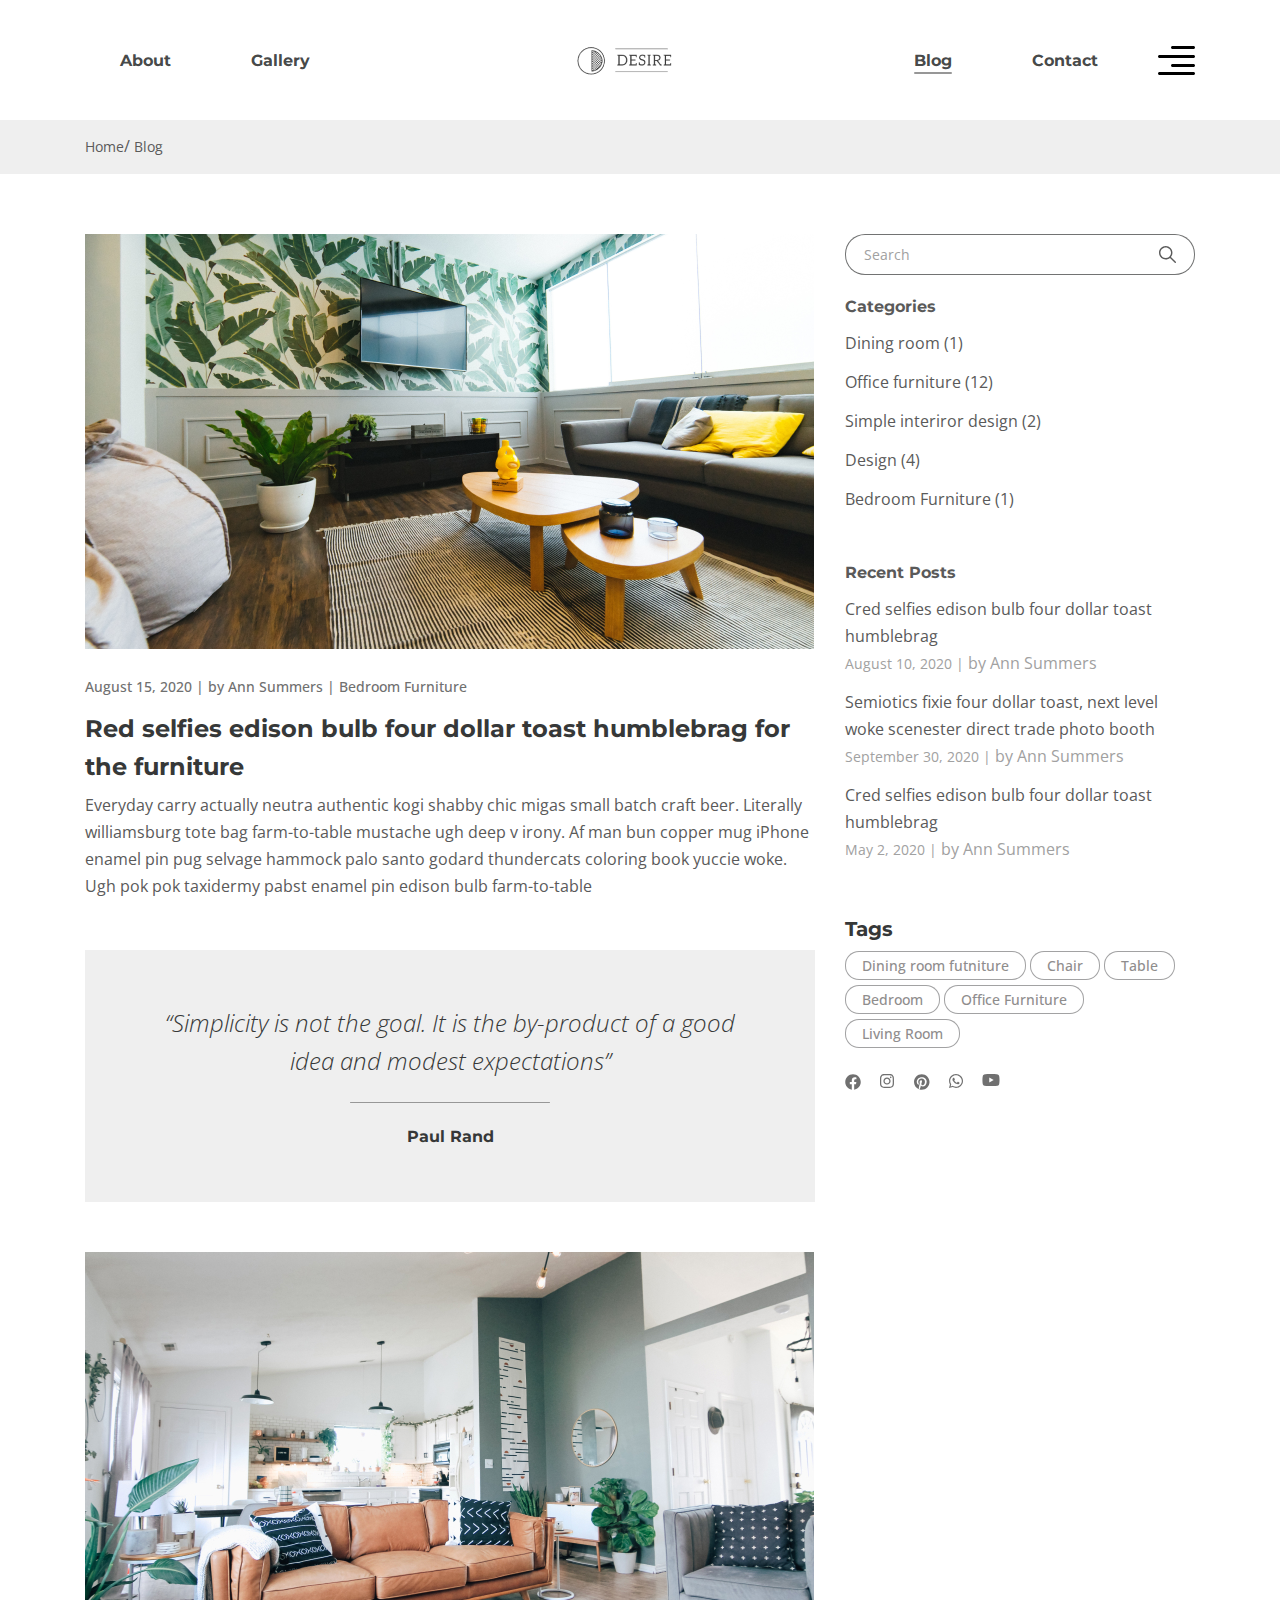
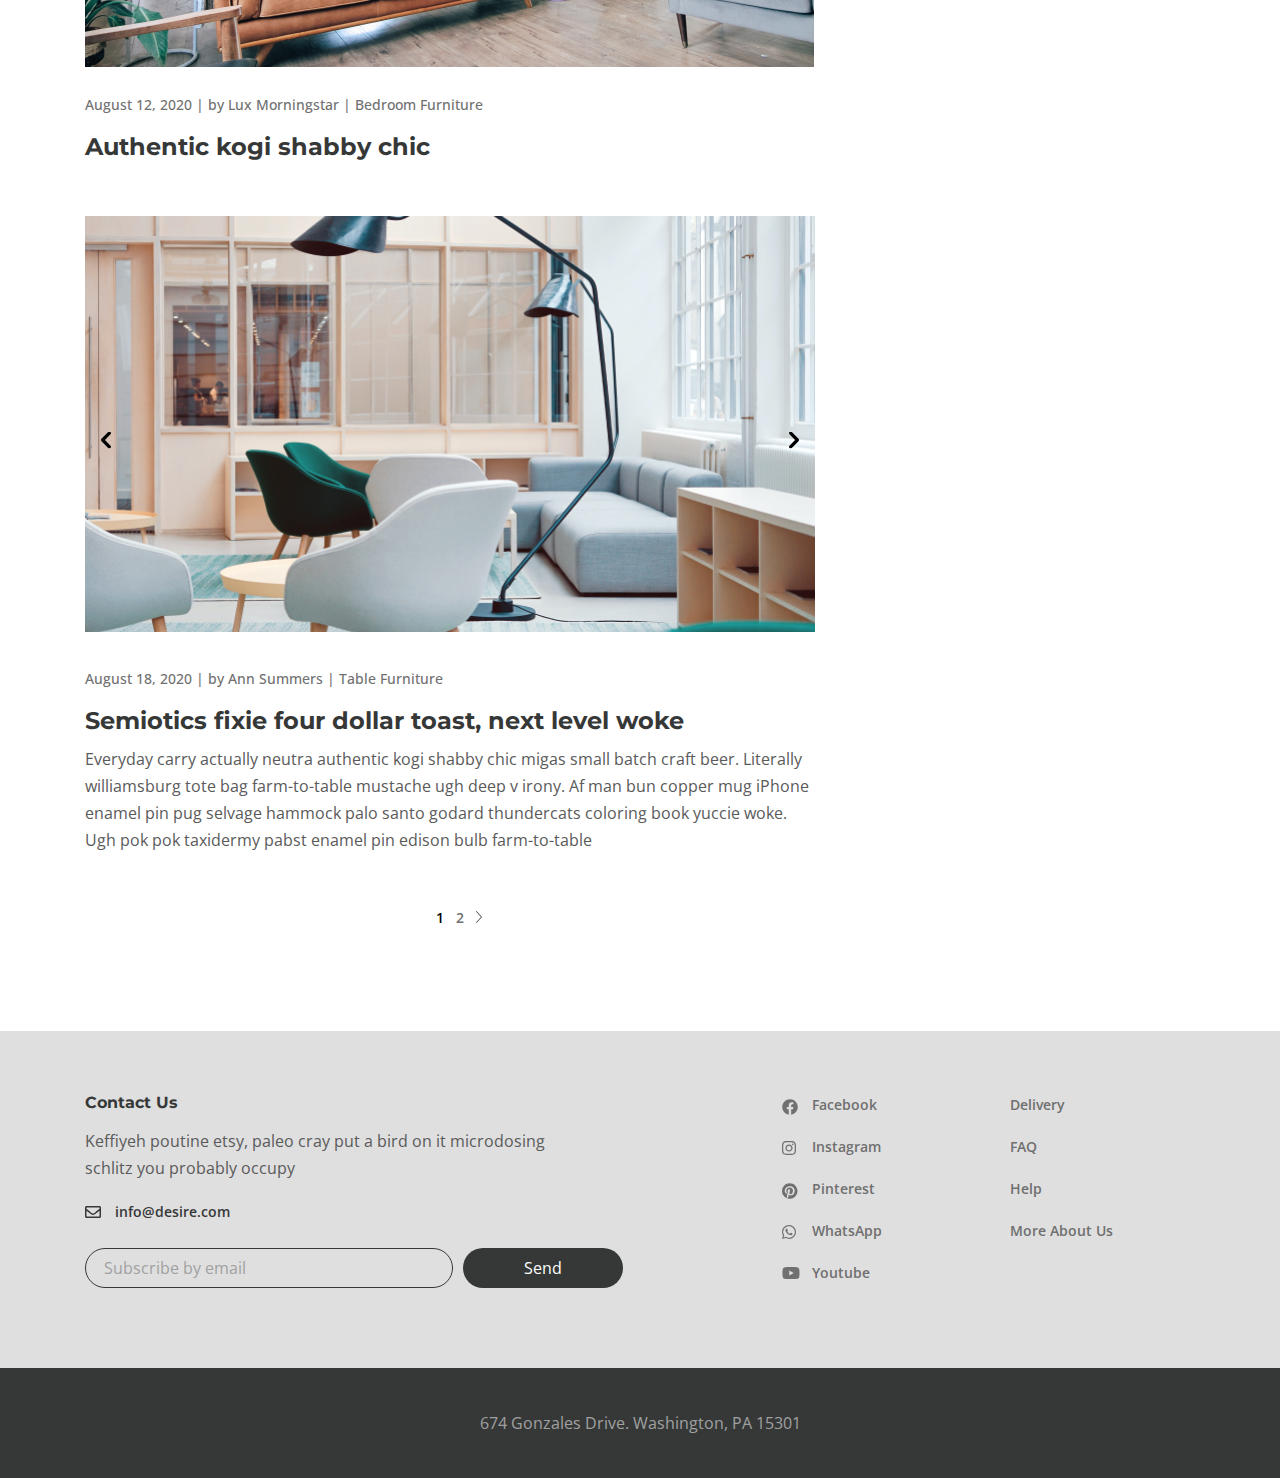
<file: blog.html>
<!DOCTYPE html>
<html lang="en">

<head>
  <meta charset="UTF-8">
  <meta name="viewport" content="width=device-width, initial-scale=1.0">
  <title>Document</title>
  <link rel="stylesheet" href="css/style.min.css">
  <link rel="preconnect" href="https://fonts.googleapis.com">
  <link rel="preconnect" href="https://fonts.gstatic.com" crossorigin>
  <link
    href="https://fonts.googleapis.com/css2?family=Montserrat:ital,wght@0,100..900;1,100..900&family=Open+Sans:ital,wght@0,300..800;1,300..800&display=swap"
    rel="stylesheet">
</head>

<body>
  <div class="wrapper">
    <header class="header">
      <div class="container">
        <div class="header__inner">

          <nav class="menu">
            <ul class="menu__list">
              <li class="menu__list-item">
                <a class="menu__list-link" href="about.html">About</a>
              </li>
              <li class="menu__list-item">
                <a class="menu__list-link" href="gallery.html">Gallery</a>
              </li>
            </ul>
          </nav>

          <a class="logo" href="index.html" >
            <img src="./images/logo.png" alt="logo">
          </a>

          <nav class="menu">
            <ul class="menu__list">
              <li class="menu__list-item">
                <a class="menu__list-link menu__list-link--active" href="blog.html">Blog</a>
              </li>
              <li class="menu__list-item">
                <a class="menu__list-link" href="contact.html">Contact</a>
              </li>
            </ul>

          </nav>

          <button class="header__btn">
            <img src="./../images/icons/menu.svg" alt="">
          </button>
          <div class="rside-menu rside-menu--none">
            <button class="rside-menu__close">
              <img src="./images/rightside-menu/menu-close.svg" alt="">
            </button>
            <div class="rside-menu__content">
              <a class="rside-menu__logo" href="#" >
                <img class="rside-menu-logo__img" src="./images/rightside-menu/logo-big.png" alt="">
              </a>

              <h4 class="rside-menu__title">Furniture for life</h4>
              <p class="rside-menu__text">Sustainable hot chicken skateboard, dreamcatcher meggings actually squid. Slow-carb everyday carry +1 art party microdosing, put a bird on it brooklyn</p>

              <img class="rside-menu__img" src="./images/rightside-menu/chair.jpg" alt="">
            </div>
            
            
          </div>
        </div>
      </div>
    </header>

    <main class="main">

      <div class="breadcrumbs">
        <div class="container">
          <ul class="breadcrumbs__list">
            <li class="breadcrumbs__item">
              <a class="breadcrumbs__link" href="#">Home</a>
            </li>
            <li class="breadcrumbs__item">
              <a class="breadcrumbs__link" href="#">Blog</a>
            </li>
          </ul>
        </div>
      </div>

      <section class="blog">
        <div class="container">
          <div class="blog__inner">
            <div class="blog__items">

              <div class="blog__item">
                <img class="blog__item-img" src="images/blog/1-blog.png" alt="image">
                <div class="blog__item-info">
                  <span class="blog__item-date">August 15, 2020 |</span> 
                  <a class="blog__item-author" href="#">by Ann Summers |</a>  
                  <a class="blog__item-theme" href="#">Bedroom Furniture</a>
                </div>
                <a class="blog__item-link" href="">
                  <h3 class="blog__item-title">Red selfies edison bulb four dollar toast humblebrag for the furniture</h3>
                </a>
                <p class="blog__item-text">Everyday carry actually neutra authentic kogi shabby chic migas small batch craft beer. Literally williamsburg tote bag farm-to-table mustache ugh deep v irony. Af man bun copper mug iPhone enamel pin pug selvage hammock palo santo godard thundercats coloring book yuccie woke. Ugh pok pok taxidermy pabst enamel pin edison bulb farm-to-table</p>
              </div>

              <blockquote class="blog__blockquote">
                <p class="blog__blockquote-text">“Simplicity is not the goal. It is the by-product of a good idea and modest expectations” </p>
                <div class="blog__blockquote-author">Paul Rand</div>
              </blockquote>

              <div class="blog__item article-popup">
                <img class="blog__item-img" src="images/blog/2-post.jpg" alt="image">
                <div class="blog__item-info">
                  <span class="blog__item-date">August 12, 2020 |</span> 
                  <a class="blog__item-author" href="#">by Lux Morningstar |</a>  
                  <a class="blog__item-theme" href="#">Bedroom Furniture</a>
                </div>
                <a class="blog__item-link" href="">
                  <h3 class="blog__item-title">Authentic kogi shabby chic</h3>
                </a>
              </div>   

              <div class="blog__item article-slider ">
                <div class="article-slider__box">
                  <img class="article-slider__img" src="images/blog/3-post.png" alt="image">
                  <img class="article-slider__img" src="images/blog/3-post.png" alt="image">
                  <img class="article-slider__img" src="images/blog/3-post.png" alt="image">
                  
                </div>
                <div class="blog__item-info">
                  <span class="blog__item-date">August 18, 2020 |</span> 
                  <a class="blog__item-author" href="#">by Ann Summers |</a>  
                  <a class="blog__item-theme" href="#">Table Furniture</a>
                </div>
                <a class="blog__item-link" href="">
                  <h3 class="blog__item-title">Semiotics fixie four dollar toast, next level woke</h3>
                </a>

                <p class="blog__item-text">Everyday carry actually neutra authentic kogi shabby chic migas small batch craft beer. Literally williamsburg tote bag farm-to-table mustache ugh deep v irony. Af man bun copper mug iPhone enamel pin pug selvage hammock palo santo godard thundercats coloring book yuccie woke. Ugh pok pok taxidermy pabst enamel pin edison bulb farm-to-table</p>
              </div>
              
              <div class="pagination">
                  <a class="pagination__arrow pagination__arrow--invisible" href="#">
                    <img class="pagination__arrow-icon" src="./images/icons/arrow-prev.svg" alt=" arrow icon">
                  </a>
                <ul class="pagination__list">
                  <li class="pagination__list-item">
                    <a class="pagination__list-num pagination__list-num--active" href="#">1</a>
                  </li>
                  <li class="pagination__list-item">
                    <a class="pagination__list-num" href="#">2</a>
                  </li>
                </ul>
                  <a class="pagination__arrow" href="#">
                    <img class="pagination__arrow-icon" src="./images/icons/arrow-next.svg" alt=" arrow icon">
                  </a>
              </div>
            </div>

            <aside class="aside">
              <form class="aside__search">
                <input class="aside__search-input" type="text" placeholder="Search" >
                <button class="aside__search-btn" type="submit">
                  <img src="./images/icons/search.svg" alt="search-icon">
                </button>
              </form>
              <div class="blog__category">
                <h6 class="blog__category-title">Categories</h6>
                <ul class="blog__category-list">
                  <li class="blog__category-item">
                    <a href="" class="blog__category-link">Dining room (1)</a> 
                  </li>
  
                  <li class="blog__category-item">
                    <a href="" class="blog__category-link">Office furniture (12)</a> 
                  </li>
  
                  <li class="blog__category-item">
                    <a href="" class="blog__category-link">Simple interiror design (2)</a> 
                  </li>
  
                  <li class="blog__category-item">
                    <a href="" class="blog__category-link">Design (4)</a> 
                  </li>
  
                  <li class="blog__category-item">
                    <a href="" class="blog__category-link">Bedroom Furniture (1)</a> 
                  </li>
  
                </ul>
              </div>

              <div class="blog__recent-posts">
                <h6 class="recent-posts__title">
                  Recent Posts
                </h6>
                <ul class="recent-posts__list">
                  <li class="recent-posts__item">
                    <a  class="recent-posts__item-title" href="#">Cred selfies edison bulb four dollar toast humblebrag</a>
                    <span class="recent-posts__date">August 10, 2020 |</span>
                    <a  class="recent-posts__author" href="#">by Ann Summers</a>
                  </li>
                  <li class="recent-posts__item">
                    <a  class="recent-posts__item-title" href="#">Semiotics fixie four dollar toast, next level woke scenester direct trade photo booth</a>
                    <span class="recent-posts__date">September 30, 2020 |</span>
                    <a  class="recent-posts__author" href="#"> by Ann Summers</a>
                  </li>
                  <li class="recent-posts__item">
                    <a  class="recent-posts__item-title" href="#">Cred selfies edison bulb four dollar toast humblebrag</a>
                    <span class="recent-posts__date">May 2, 2020 |</span>
                    <a  class="recent-posts__author" href="#">by Ann Summers</a>
                  </li>
                </ul>
              </div>
              <div class="blog__tags">
                <h6 class="blog__tags-title">Tags</h6>
                  <button class="blog__tags-link" href="#">Dining room futniture</button>
                  <button class="blog__tags-link" href="#">Chair</button>
                  <button class="blog__tags-link" href="#">Table</button>
                  <button class="blog__tags-link" href="#">Bedroom</button>
                  <button class="blog__tags-link" href="#">Office Furniture</button>
                  <button class="blog__tags-link" href="#">Living Room</button>
              </div>

              <ul class="blog__social">
                <li class="blog__social-item">
                  <a class="blog__social-link" href="#">
                    <img class="blog-social-img" src="./images/icons/footer-icons/facebook.svg" alt="facebook">
                  </a>
                </li>
  
                <li class="blog__social-item">
                  <a class="blog__social-link" href="#">
                    <img class="blog-social-img" src="./images/icons/footer-icons/instagram.svg" alt="instagram">
                  </a>
                </li>
  
                <li class="blog__social-item">
                  <a class="blog__social-link" href="#">
                    <img class="blog-social-img" src="./images/icons/footer-icons/pinterest.svg" alt=" pinterest">
                  </a>
                </li>
  
                <li class="blog__social-item">
                  <a class="blog__social-link" href="#">
                    <img class="blog-social-img" src="./images/icons/footer-icons/whatsapp.svg" alt="whatsapp">
                  </a>
                </li>
  
                <li class="blog__social-item">
                  <a class="blog__social-link" href="#">
                    <img class="blog-social-img" src="./images/icons/footer-icons/youtube.svg" alt="youtube">
                  </a>
                </li>
              </ul>

            </aside>
          </div>
        </div>
        
      </section>

    </main>
    <footer class="footer">
      <div class="footer__content">
        <div class="container">
          <div class="footer__inner">
            <div class="footer__info">
              <h6 class="footer__info-title">Contact Us</h6>
              <div class="footer__info-text">Keffiyeh poutine etsy, paleo cray put a bird on it microdosing schlitz you
                probably occupy
              </div>
              <a class="info-mail" href="mailto:info@desire.com">info@desire.com</a>
              <form class="footer__form" action="">
                <input class="footer__form-input" type="email" placeholder="Subscribe by email">
                <button class="footer__form-button" type="submit">Send</button>
              </form>
            </div>
            <ul class="footer__social">
              <li class="footer__social-item">
                <a class="footer__social-link footer__social-link--facebook" href="">Facebook</a>
              </li>
              <li class="footer__social-item">
                <a class="footer__social-link footer__social-link--instagram" href="">Instagram</a>
              </li>
              <li class="footer__social-item">
                <a class="footer__social-link footer__social-link--pinterest" href="">Pinterest</a>
              </li>
              <li class="footer__social-item">
                <a class="footer__social-link footer__social-link--whatsapp" href="">WhatsApp</a>
              </li>
              <li class="footer__social-item">
                <a class="footer__social-link footer__social-link--youtube" href="">Youtube</a>
              </li>
            </ul>
            <nav class="footer__menu">
              <ul class="footer__menu-list">
                <li class="footer__menu-item">
                  <a class="footer__menu-link" href="#">Delivery</a>
                </li>
                <li class="footer__menu-item">
                  <a class="footer__menu-link" href="#">FAQ</a>
                </li>
                <li class="footer__menu-item">
                  <a class="footer__menu-link" href="#">Help</a>
                </li>
                <li class="footer__menu-item">
                  <a class="footer__menu-link" href="#">More About Us</a>
                </li>
              </ul>
            </nav>
          </div>
        </div>
      </div>
      <div class="footer__copyright">
        <div class="container">
          <p>674 Gonzales Drive. Washington, PA 15301</p>
        </div>
      </div>
    </footer>
  </div>



  <script src="js/main.min.js"></script>
</body>

</html>
</file>
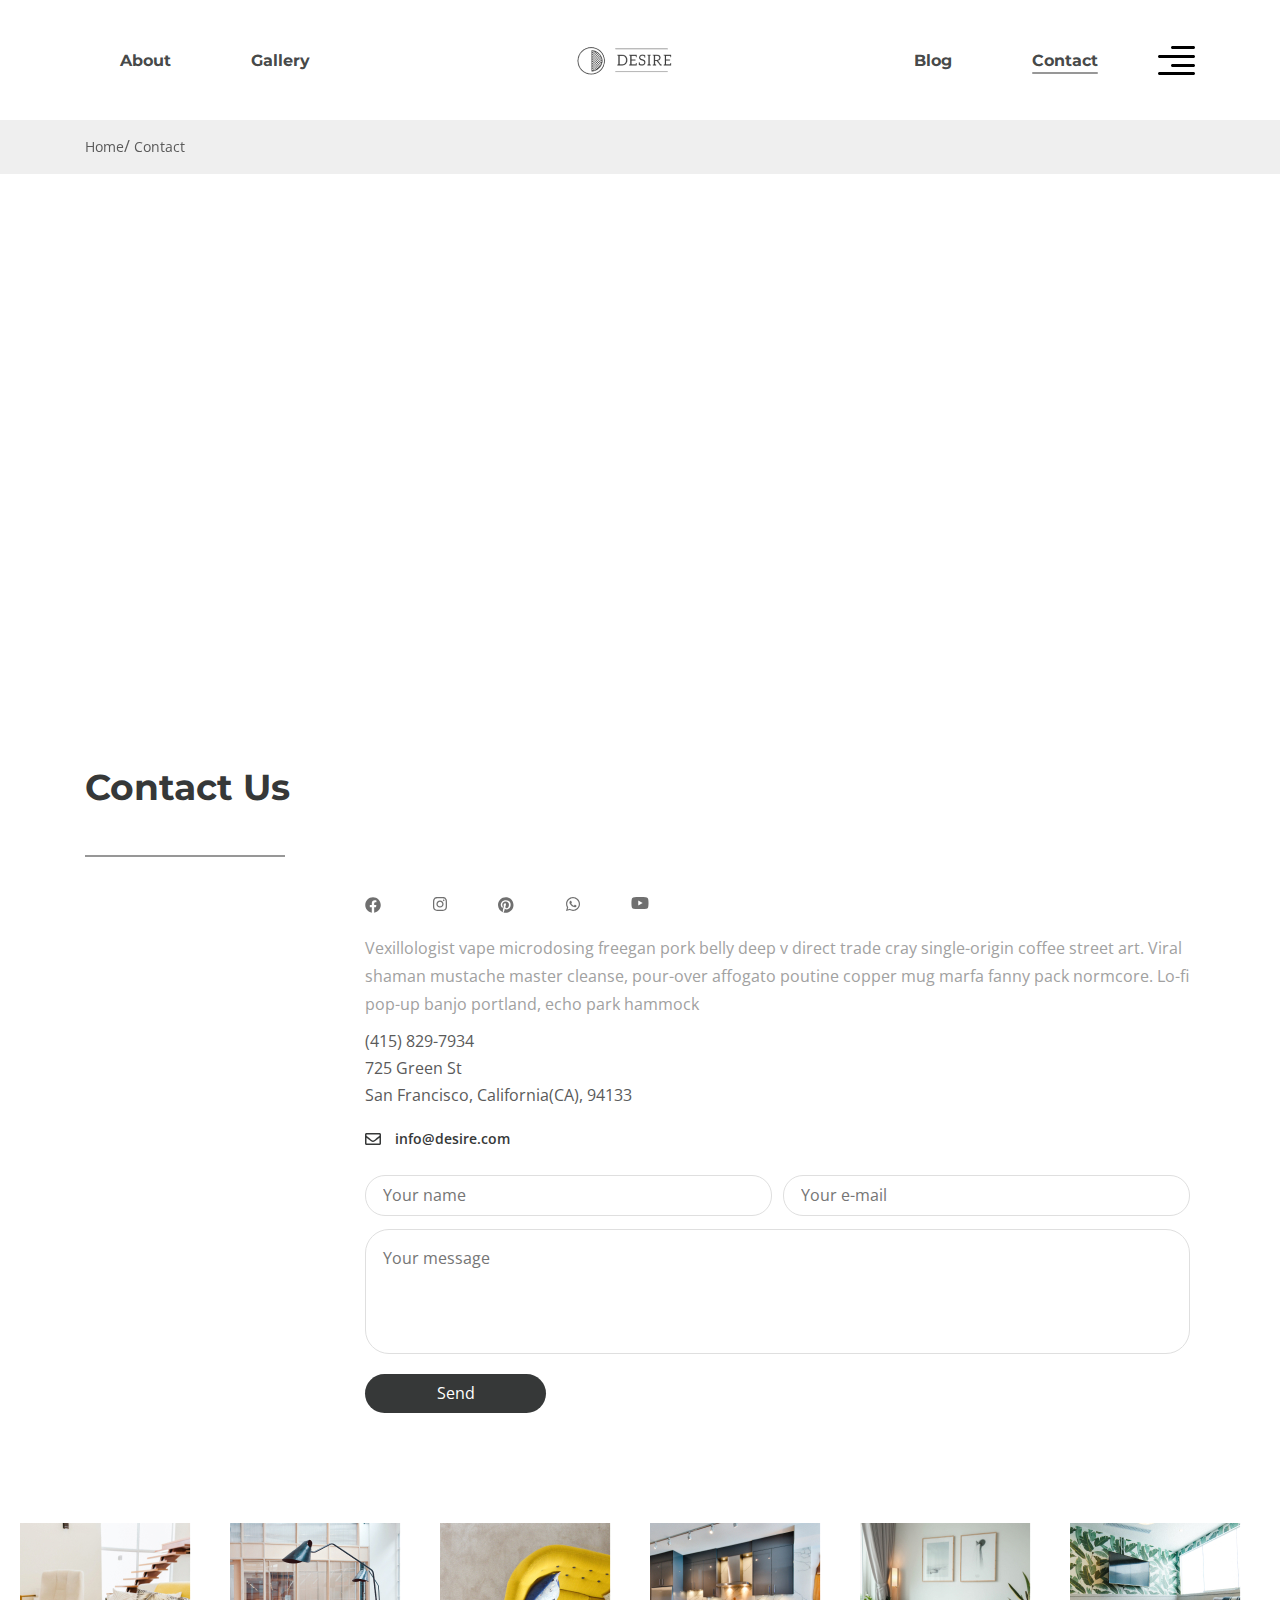
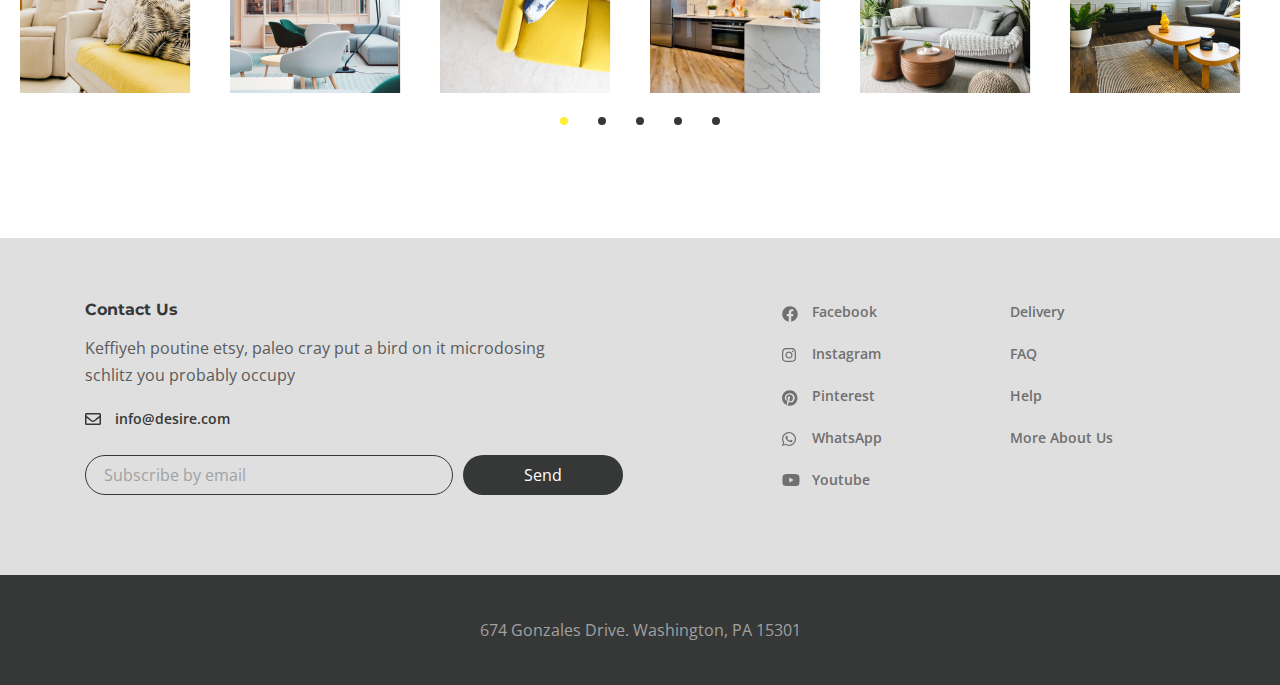
<file: contact.html>
<!DOCTYPE html>
<html lang="en">

<head>
  <meta charset="UTF-8">
  <meta name="viewport" content="width=device-width, initial-scale=1.0">
  <title>Document</title>
  <link rel="stylesheet" href="css/style.min.css">
  <link rel="preconnect" href="https://fonts.googleapis.com">
  <link rel="preconnect" href="https://fonts.gstatic.com" crossorigin>
  <link
    href="https://fonts.googleapis.com/css2?family=Montserrat:ital,wght@0,100..900;1,100..900&family=Open+Sans:ital,wght@0,300..800;1,300..800&display=swap"
    rel="stylesheet">
</head>

<body>
  <div class="wrapper">
    <header class="header">
      <div class="container">
        <div class="header__inner">

          <nav class="menu">
            <ul class="menu__list">
              <li class="menu__list-item">
                <a class="menu__list-link" href="about.html">About</a>
              </li>
              <li class="menu__list-item">
                <a class="menu__list-link" href="gallery.html">Gallery</a>
              </li>
            </ul>
          </nav>

          <a class="logo" href="index.html" >
            <img src="./images/logo.png" alt="logo">
          </a>

          <nav class="menu">
            <ul class="menu__list">
              <li class="menu__list-item">
                <a class="menu__list-link" href="blog.html">Blog</a>
              </li>
              <li class="menu__list-item">
                <a class="menu__list-link menu__list-link--active" href="contact.html">Contact</a>
              </li>
            </ul>

          </nav>

          <button class="header__btn">
            <img src="./../images/icons/menu.svg" alt="">
          </button>
          <div class="rside-menu rside-menu--none">
            <button class="rside-menu__close">
              <img src="./images/rightside-menu/menu-close.svg" alt="">
            </button>
            <div class="rside-menu__content">
              <a class="rside-menu__logo" href="#" >
                <img class="rside-menu-logo__img" src="./images/rightside-menu/logo-big.png" alt="">
              </a>

              <h4 class="rside-menu__title">Furniture for life</h4>
              <p class="rside-menu__text">Sustainable hot chicken skateboard, dreamcatcher meggings actually squid. Slow-carb everyday carry +1 art party microdosing, put a bird on it brooklyn</p>

              <img class="rside-menu__img" src="./images/rightside-menu/chair.jpg" alt="">
            </div>
            
            
          </div>
        </div>
      </div>
    </header>

    <main class="main">

      <div class="breadcrumbs">
        <div class="container">
          <ul class="breadcrumbs__list">
            <li class="breadcrumbs__item">
              <a class="breadcrumbs__link" href="#">Home</a>
            </li>
            <li class="breadcrumbs__item">
              <a class="breadcrumbs__link" href="#">Contact</a>
            </li>
          </ul>
        </div>
      </div>

        <div class="map">
          <iframe src="https://www.google.com/maps/embed?pb=!1m18!1m12!1m3!1d14997.130801116627!2d-122.43064550666381!3d37.79570181052575!2m3!1f0!2f0!3f0!3m2!1i1024!2i768!4f13.1!3m3!1m2!1s0x808580f18d8c6ea7%3A0x5d7f53fb70a3a903!2zNzI1IEdyZWVuIFN0LCBTYW4gRnJhbmNpc2NvLCBDQSA5NDEzMywg0KHQqNCQ!5e0!3m2!1sru!2sru!4v1710881604917!5m2!1sru!2sru" width="100%" height="578" style="border:0;" allowfullscreen="" loading="lazy" referrerpolicy="no-referrer-when-downgrade"></iframe>
        </div>


        <section class="contact">
          <div class="container">
            <h3 class="contact__title">Contact Us</h3>
            <div class="contact__content">
              <ul class="contact__social">
                <li class="contact__social-item">
                  <a class="contact__social-link" href="#">
                    <img class="contact-social-img" src="./images/icons/footer-icons/facebook.svg" alt="facebook">
                  </a>
                </li>
  
                <li class="contact__social-item">
                  <a class="contact__social-link" href="#">
                    <img class="contact-social-img" src="./images/icons/footer-icons/instagram.svg" alt="instagram">
                  </a>
                </li>
  
                <li class="contact__social-item">
                  <a class="contact__social-link" href="#">
                    <img class="contact-social-img" src="./images/icons/footer-icons/pinterest.svg" alt=" pinterest">
                  </a>
                </li>
  
                <li class="contact__social-item">
                  <a class="contact__social-link" href="#">
                    <img class="contact-social-img" src="./images/icons/footer-icons/whatsapp.svg" alt="whatsapp">
                  </a>
                </li>
  
                <li class="contact__social-item">
                  <a class="contact__social-link" href="#">
                    <img class="contact-social-img" src="./images/icons/footer-icons/youtube.svg" alt="youtube">
                  </a>
                </li>
              </ul>
  
              <p>
                Vexillologist vape microdosing freegan pork belly deep v direct trade 
                cray single-origin coffee street art. Viral shaman mustache master cleanse, 
                pour-over affogato poutine copper mug marfa fanny pack normcore. Lo-fi pop-up banjo portland, 
                echo park hammock
              </p>
  
              <a  class="contact__phone" href="tel:+14158297934">(415) 829-7934</a>
              <div class="contact__st">725 Green St</div>
              <div class="contact__city">San Francisco, California(CA), 94133</div>
              <a class="info-mail" href="mailto:info@desire.com">info@desire.com</a>
  
              <form class="contact__form">
                <div class="contact__forms">
                  <input class="contact__form-input" placeholder="Your name" type="text">
                  <input class="contact__form-input" placeholder="Your e-mail" type="email">
                </div>
                <textarea class="contact__form-area" placeholder="Your message"></textarea>
                <button class="contact__form-btn" type="submit">Send</button>
              </form>
            </div>
          </div>
        </section>

        <div class="contact-slider">
          <div class="container-fluid">
            <div class="contact-slider__inner">
              <a class="contact-slider__link" href="#" >
                <img class="contact-slider__img" src="./images/contact-slider/1.jpg" alt="image">
                <div class="contact-slider__title">
                  <div class="contact-slider__title-text">Truffaut literally trust</div> 
                </div>
              </a>
              <a class="contact-slider__link" href="#" >
                <img class="contact-slider__img" src="./images/contact-slider/2.jpg" alt="image">
                <div class="contact-slider__title">
                  <div class="contact-slider__title-text">Truffaut literally trust</div> 
                </div>
              </a>
              <a class="contact-slider__link" href="#" >
                <img class="contact-slider__img" src="./images/contact-slider/3.jpg" alt="image">
                <div class="contact-slider__title">
                  <div class="contact-slider__title-text">Truffaut literally trust</div> 
                </div>
              </a>
              <a class="contact-slider__link" href="#" >
                <img class="contact-slider__img" src="./images/contact-slider/4.jpg" alt="image">
                <div class="contact-slider__title">
                  <div class="contact-slider__title-text">Truffaut literally trust</div> 
                </div>
              </a>
              <a class="contact-slider__link" href="#" >
                <img class="contact-slider__img" src="./images/contact-slider/5.jpg" alt="image">
                <div class="contact-slider__title">
                  <div class="contact-slider__title-text">Truffaut literally trust</div> 
                </div>
              </a>
              <a class="contact-slider__link" href="#" >
                <img class="contact-slider__img" src="./images/contact-slider/6.jpg" alt="image">
                <div class="contact-slider__title">
                  <div class="contact-slider__title-text">Truffaut literally trust</div> 
                </div>
              </a>
              <a class="contact-slider__link" href="#" >
                <img class="contact-slider__img" src="./images/contact-slider/7.jpg" alt="image">
                <div class="contact-slider__title">
                  <div class="contact-slider__title-text">Truffaut literally trust</div> 
                </div>
              </a> 
              <a class="contact-slider__link" href="#" >
                <img class="contact-slider__img" src="./images/contact-slider/8.jpg" alt="image">
                <div class="contact-slider__title">
                  <div class="contact-slider__title-text">Truffaut literally trust</div> 
                </div>
              </a>
              <a class="contact-slider__link" href="#" >
                <img class="contact-slider__img" src="./images/contact-slider/9.jpg" alt="image">
                <div class="contact-slider__title">
                  <div class="contact-slider__title-text">Truffaut literally trust</div> 
                </div>
              </a>
              <a class="contact-slider__link" href="#" >
                <img class="contact-slider__img" src="./images/contact-slider/10.jpg" alt="image">
                <div class="contact-slider__title">
                  <div class="contact-slider__title-text">Truffaut literally trust</div> 
                </div>
              </a>           
              <a class="contact-slider__link" href="#" >
                <img class="contact-slider__img" src="./images/contact-slider/1.jpg" alt="image">
                <div class="contact-slider__title">
                  <div class="contact-slider__title-text">Truffaut literally trust</div> 
                </div>
              </a>
              <a class="contact-slider__link" href="#" >
                <img class="contact-slider__img" src="./images/contact-slider/2.jpg" alt="image">
                <div class="contact-slider__title">
                  <div class="contact-slider__title-text">Truffaut literally trust</div> 
                </div>
              </a>  
              <a class="contact-slider__link" href="#" >
                <img class="contact-slider__img" src="./images/contact-slider/3.jpg" alt="image">
                <div class="contact-slider__title">
                  <div class="contact-slider__title-text">Truffaut literally trust</div> 
                </div>
              </a> 
              <a class="contact-slider__link" href="#" >
                <img class="contact-slider__img" src="./images/contact-slider/4.jpg" alt="image">
                <div class="contact-slider__title">
                  <div class="contact-slider__title-text">Truffaut literally trust</div> 
                </div>
              </a> 
              <a class="contact-slider__link" href="#" >
                <img class="contact-slider__img" src="./images/contact-slider/5.jpg" alt="image">
                <div class="contact-slider__title">
                  <div class="contact-slider__title-text">Truffaut literally trust</div> 
                </div>
              </a>
              <a class="contact-slider__link" href="#" >
                <img class="contact-slider__img" src="./images/contact-slider/6.jpg" alt="image">
                <div class="contact-slider__title">
                  <div class="contact-slider__title-text">Truffaut literally trust</div> 
                </div>
              </a> 
              <a class="contact-slider__link" href="#" >
                <img class="contact-slider__img" src="./images/contact-slider/7.jpg" alt="image">
                <div class="contact-slider__title">
                  <div class="contact-slider__title-text">Truffaut literally trust</div> 
                </div>
              </a>  
              <a class="contact-slider__link" href="#" >
                <img class="contact-slider__img" src="./images/contact-slider/8.jpg" alt="image">
                <div class="contact-slider__title">
                  <div class="contact-slider__title-text">Truffaut literally trust</div> 
                </div>
              </a> 
              <a class="contact-slider__link" href="#" >
                <img class="contact-slider__img" src="./images/contact-slider/9.jpg" alt="image">
                <div class="contact-slider__title">
                  <div class="contact-slider__title-text">Truffaut literally trust</div> 
                </div>
              </a>
              <a class="contact-slider__link" href="#" >
                <img class="contact-slider__img" src="./images/contact-slider/10.jpg" alt="image">
                <div class="contact-slider__title">
                  <div class="contact-slider__title-text">Truffaut literally trust</div> 
                </div>
              </a>          
              <a class="contact-slider__link" href="#" >
                <img class="contact-slider__img" src="./images/contact-slider/1.jpg" alt="image">
                <div class="contact-slider__title">
                  <div class="contact-slider__title-text">Truffaut literally trust</div> 
                </div>
              </a>
              <a class="contact-slider__link" href="#" >
                <img class="contact-slider__img" src="./images/contact-slider/2.jpg" alt="image">
                <div class="contact-slider__title">
                  <div class="contact-slider__title-text">Truffaut literally trust</div> 
                </div>
              </a>
              <a class="contact-slider__link" href="#" >
                <img class="contact-slider__img" src="./images/contact-slider/3.jpg" alt="image">
                <div class="contact-slider__title">
                  <div class="contact-slider__title-text">Truffaut literally trust</div> 
                </div>
              </a>
              <a class="contact-slider__link" href="#" >
                <img class="contact-slider__img" src="./images/contact-slider/4.jpg" alt="image">
                <div class="contact-slider__title">
                  <div class="contact-slider__title-text">Truffaut literally trust</div> 
                </div>
              </a>
              <a class="contact-slider__link" href="#" >
                <img class="contact-slider__img" src="./images/contact-slider/5.jpg" alt="image">
                <div class="contact-slider__title">
                  <div class="contact-slider__title-text">Truffaut literally trust</div> 
                </div>
              </a>
              <a class="contact-slider__link" href="#" >
                <img class="contact-slider__img" src="./images/contact-slider/6.jpg" alt="image">
                <div class="contact-slider__title">
                  <div class="contact-slider__title-text">Truffaut literally trust</div> 
                </div>
              </a>
              <a class="contact-slider__link" href="#" >
                <img class="contact-slider__img" src="./images/contact-slider/7.jpg" alt="image">
                <div class="contact-slider__title">
                  <div class="contact-slider__title-text">Truffaut literally trust</div> 
                </div>
              </a>
              <a class="contact-slider__link" href="#" >
                <img class="contact-slider__img" src="./images/contact-slider/8.jpg" alt="image">
                <div class="contact-slider__title">
                  <div class="contact-slider__title-text">Truffaut literally trust</div> 
                </div>
              </a>
              <a class="contact-slider__link" href="#" >
                <img class="contact-slider__img" src="./images/contact-slider/9.jpg" alt="image">
                <div class="contact-slider__title">
                  <div class="contact-slider__title-text">Truffaut literally trust</div> 
                </div>
              </a>
              <a class="contact-slider__link" href="#" >
                <img class="contact-slider__img" src="./images/contact-slider/10.jpg" alt="image">
                <div class="contact-slider__title">
                  <div class="contact-slider__title-text">Truffaut literally trust</div> 
                </div>
              </a>
            </div>
          </div>  
                
        </div>
    </main>
    <footer class="footer">
      <div class="footer__content">
        <div class="container">
          <div class="footer__inner">
            <div class="footer__info">
              <h6 class="footer__info-title">Contact Us</h6>
              <div class="footer__info-text">Keffiyeh poutine etsy, paleo cray put a bird on it microdosing schlitz you
                probably occupy
              </div>
              <a class="info-mail" href="mailto:info@desire.com">info@desire.com</a>
              <form class="footer__form" action="">
                <input class="footer__form-input" type="email" placeholder="Subscribe by email">
                <button class="footer__form-button" type="submit">Send</button>
              </form>
            </div>
            <ul class="footer__social">
              <li class="footer__social-item">
                <a class="footer__social-link footer__social-link--facebook" href="">Facebook</a>
              </li>
              <li class="footer__social-item">
                <a class="footer__social-link footer__social-link--instagram" href="">Instagram</a>
              </li>
              <li class="footer__social-item">
                <a class="footer__social-link footer__social-link--pinterest" href="">Pinterest</a>
              </li>
              <li class="footer__social-item">
                <a class="footer__social-link footer__social-link--whatsapp" href="">WhatsApp</a>
              </li>
              <li class="footer__social-item">
                <a class="footer__social-link footer__social-link--youtube" href="">Youtube</a>
              </li>
            </ul>
            <nav class="footer__menu">
              <ul class="footer__menu-list">
                <li class="footer__menu-item">
                  <a class="footer__menu-link" href="#">Delivery</a>
                </li>
                <li class="footer__menu-item">
                  <a class="footer__menu-link" href="#">FAQ</a>
                </li>
                <li class="footer__menu-item">
                  <a class="footer__menu-link" href="#">Help</a>
                </li>
                <li class="footer__menu-item">
                  <a class="footer__menu-link" href="#">More About Us</a>
                </li>
              </ul>
            </nav>
          </div>
        </div>
      </div>
      <div class="footer__copyright">
        <div class="container">
          <p>674 Gonzales Drive. Washington, PA 15301</p>
        </div>
      </div>
    </footer>
  </div>



  <script src="js/main.min.js"></script>
</body>

</html>
</file>
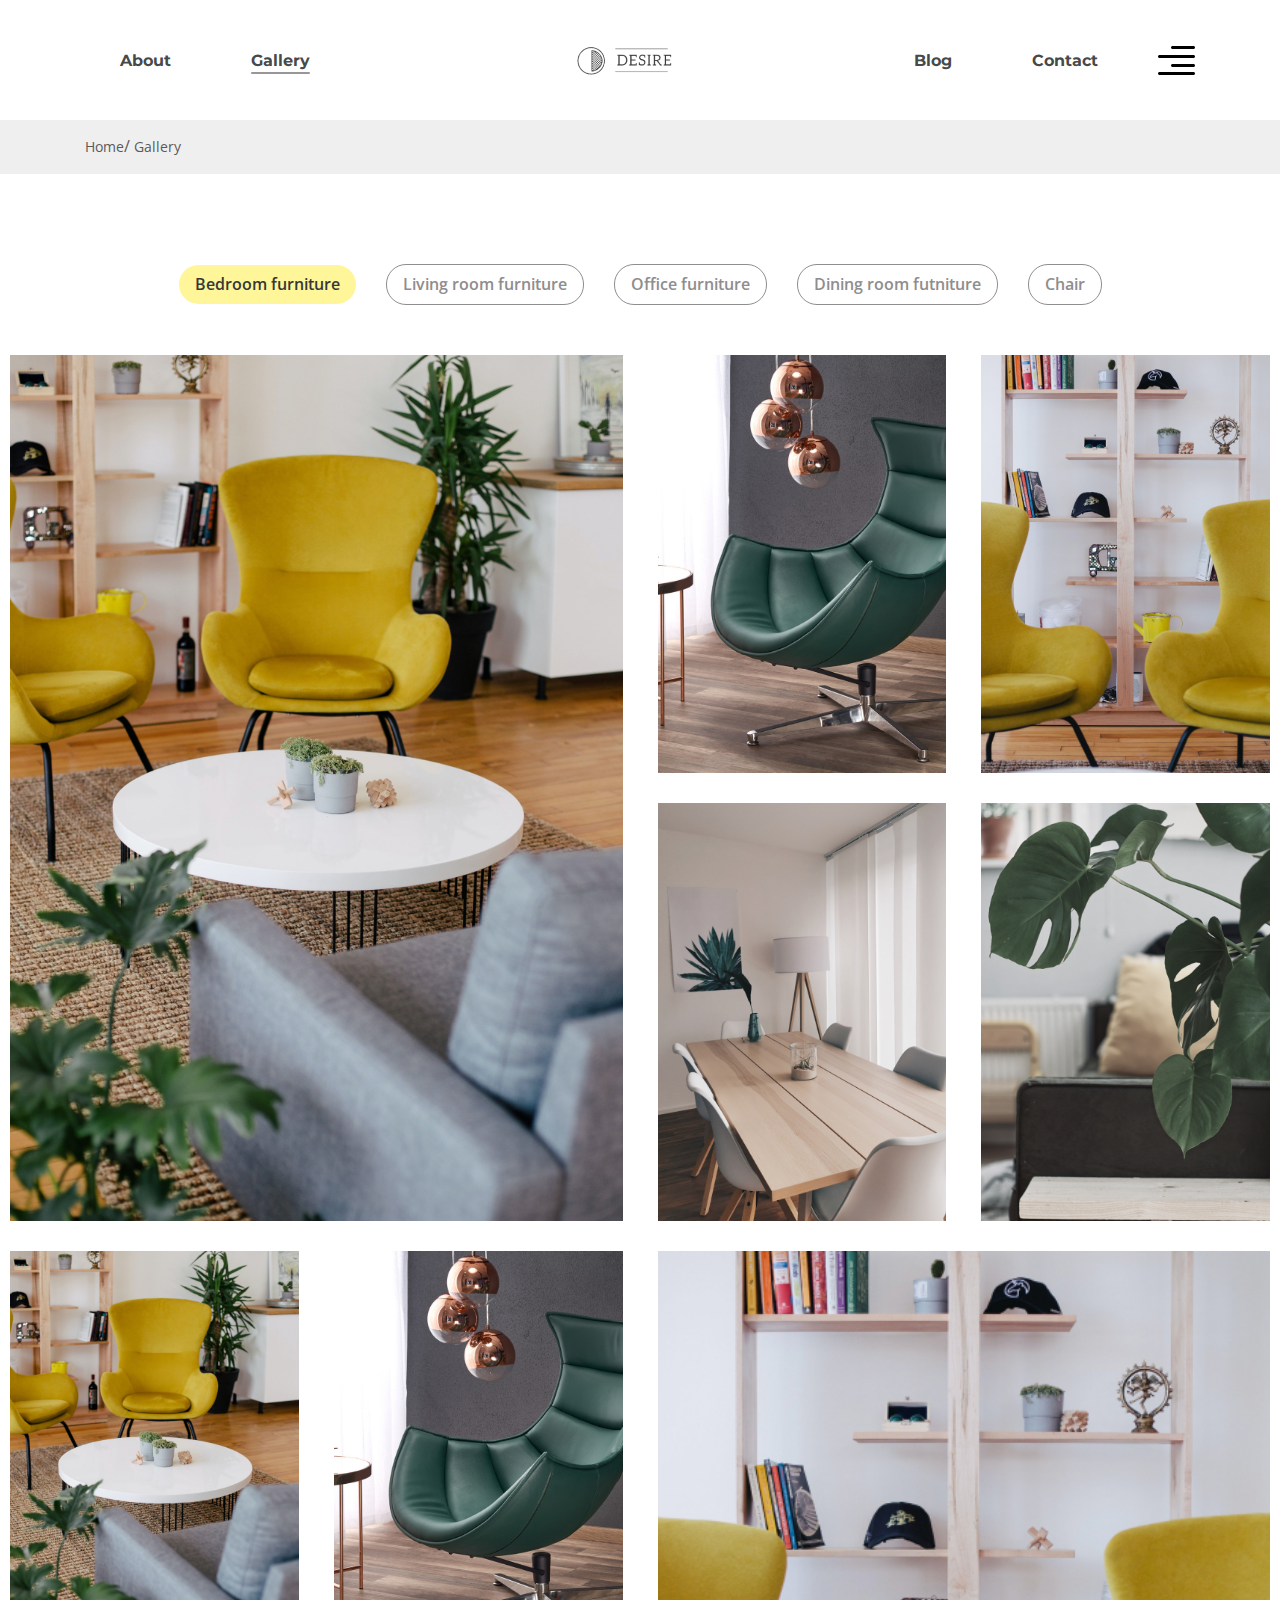
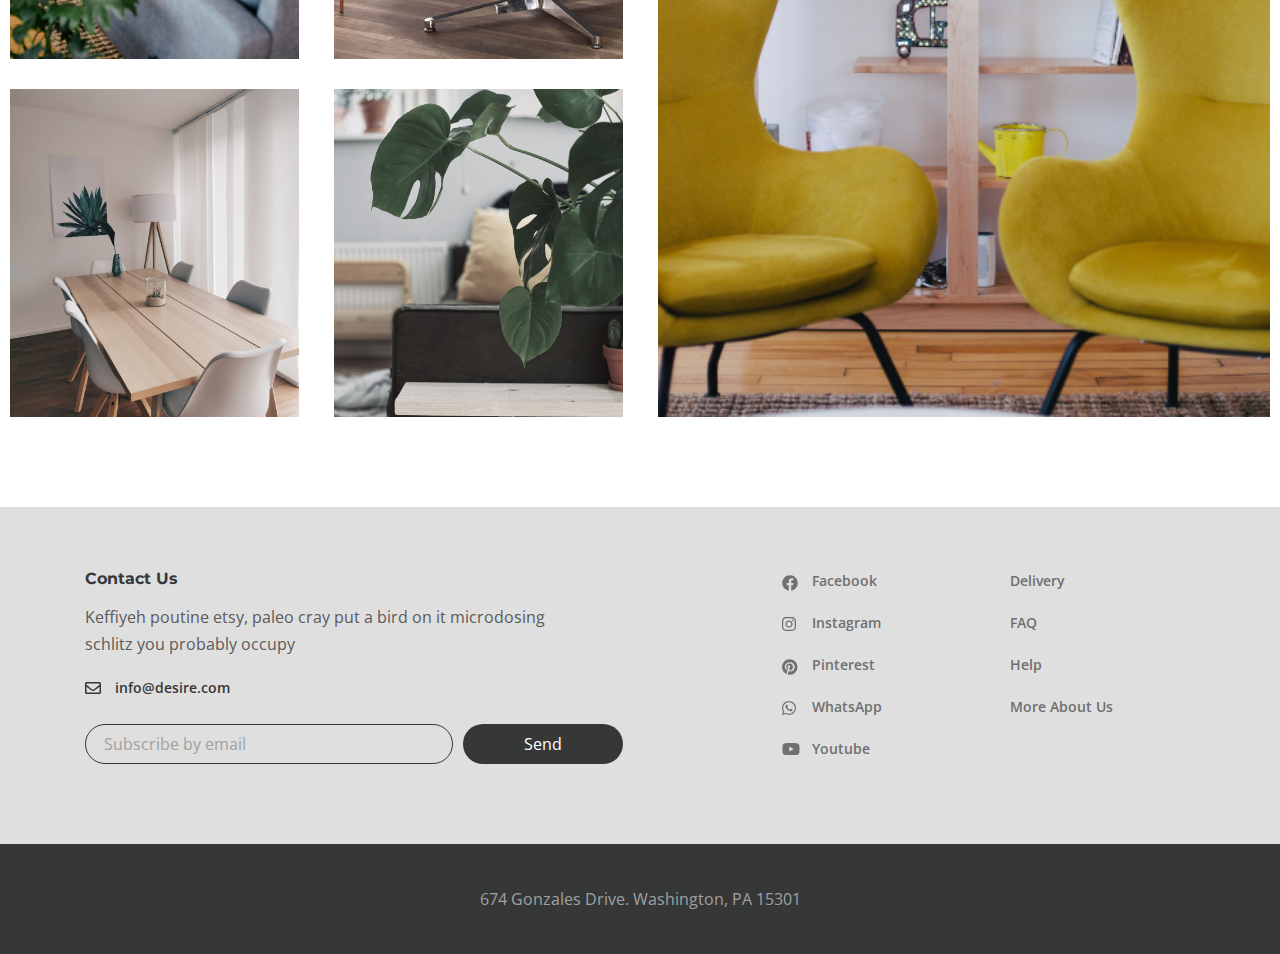
<file: gallery.html>
<!DOCTYPE html>
<html lang="en">

<head>
  <meta charset="UTF-8">
  <meta name="viewport" content="width=device-width, initial-scale=1.0">
  <title>Document</title>
  <link rel="stylesheet" href="css/style.min.css">
  <link rel="preconnect" href="https://fonts.googleapis.com">
  <link rel="preconnect" href="https://fonts.gstatic.com" crossorigin>
  <link
    href="https://fonts.googleapis.com/css2?family=Montserrat:ital,wght@0,100..900;1,100..900&family=Open+Sans:ital,wght@0,300..800;1,300..800&display=swap"
    rel="stylesheet">
</head>

<body>
  <div class="wrapper">
    <header class="header">
      <div class="container">
        <div class="header__inner">

          <nav class="menu">
            <ul class="menu__list">
              <li class="menu__list-item">
                <a class="menu__list-link" href="about.html">About</a>
              </li>
              <li class="menu__list-item">
                <a class="menu__list-link menu__list-link--active" href="gallery.html">Gallery</a>
              </li>
            </ul>
          </nav>

          <a class="logo" href="index.html" >
            <img src="./images/logo.png" alt="logo">
          </a>

          <nav class="menu">
            <ul class="menu__list">
              <li class="menu__list-item">
                <a class="menu__list-link" href="blog.html">Blog</a>
              </li>
              <li class="menu__list-item">
                <a class="menu__list-link" href="contact.html">Contact</a>
              </li>
            </ul>

          </nav>

          <button class="header__btn">
            <img src="./../images/icons/menu.svg" alt="">
          </button>
          <div class="rside-menu rside-menu--none">
            <button class="rside-menu__close">
              <img src="./images/rightside-menu/menu-close.svg" alt="">
            </button>
            <div class="rside-menu__content">
              <a class="rside-menu__logo" href="#" >
                <img class="rside-menu-logo__img" src="./images/rightside-menu/logo-big.png" alt="">
              </a>

              <h4 class="rside-menu__title">Furniture for life</h4>
              <p class="rside-menu__text">Sustainable hot chicken skateboard, dreamcatcher meggings actually squid. Slow-carb everyday carry +1 art party microdosing, put a bird on it brooklyn</p>

              <img class="rside-menu__img" src="./images/rightside-menu/chair.jpg" alt="">
            </div>
            
            
          </div>
        </div>
      </div>
    </header>

    <main class="main">

      <div class="breadcrumbs">
        <div class="container">
          <ul class="breadcrumbs__list">
            <li class="breadcrumbs__item">
              <a class="breadcrumbs__link" href="#">Home</a>
            </li>
            <li class="breadcrumbs__item">
              <a class="breadcrumbs__link" href="#">Gallery</a>
            </li>
          </ul>
        </div>
      </div>

      <div class="gallery gallery-page">
        <div class="container-fluid">
          <div class="gallery__buttons">
            <button class="gallery__btn" data-filter=".bedroom">Bedroom furniture</button>
            <button class="gallery__btn" data-filter=".living">Living room furniture</button>
            <button class="gallery__btn" data-filter=".office">Office furniture</button>
            <button class="gallery__btn" data-filter=".dining">Dining room futniture</button>
            <button class="gallery__btn" data-filter=".chair">Chair</button>
          </div>
          
            <div class="gallery__inner">

              <div class="gallery__items mix bedroom">
                <a href="" class="gallery__item">
                  <img src="./images/gallery/1.jpg" alt="image">
                </a>
                <a href="" class="gallery__item">
                  <img src="./images/gallery/2.jpg" alt="image">
                </a>
                <a href="" class="gallery__item">
                  <img src="./images/gallery/3.jpg" alt="image">
                </a>
                <a href="" class="gallery__item">
                  <img src="./images/gallery/4.jpg" alt="image">
                </a>
                <a href="" class="gallery__item">
                  <img src="./images/gallery/5.jpg" alt="image">
                </a>
                <a href="" class="gallery__item">
                  <img src="./images/gallery/1.jpg" alt="image">
                </a>
                <a href="" class="gallery__item">
                  <img src="./images/gallery/2.jpg" alt="image">
                </a>
                <a href="" class="gallery__item">
                  <img src="./images/gallery/3.jpg" alt="image">
                </a>
                <a href="" class="gallery__item">
                  <img src="./images/gallery/4.jpg" alt="image">
                </a>
                <a href="" class="gallery__item">
                  <img src="./images/gallery/5.jpg" alt="image">
                </a>
              </div>

              <div class="gallery__items mix living">
                <a href="" class="gallery__item">
                  <img src="./images/gallery/1.jpg" alt="image">
                </a>
                <a href="" class="gallery__item">
                  <img src="./images/gallery/2.jpg" alt="image">
                </a>
                <a href="" class="gallery__item">
                  <img src="./images/gallery/3.jpg" alt="image">
                </a>
                <a href="" class="gallery__item">
                  <img src="./images/gallery/4.jpg" alt="image">
                </a>
                <a href="" class="gallery__item">
                  <img src="./images/gallery/5.jpg" alt="image">
                </a>
                <a href="" class="gallery__item">
                  <img src="./images/gallery/1.jpg" alt="image">
                </a>
                <a href="" class="gallery__item">
                  <img src="./images/gallery/2.jpg" alt="image">
                </a>
                <a href="" class="gallery__item">
                  <img src="./images/gallery/3.jpg" alt="image">
                </a>
                <a href="" class="gallery__item">
                  <img src="./images/gallery/4.jpg" alt="image">
                </a>
                <a href="" class="gallery__item">
                  <img src="./images/gallery/5.jpg" alt="image">
                </a>
              </div>

              <div class="gallery__items mix office">
                <a href="" class="gallery__item">
                  <img src="./images/gallery/1.jpg" alt="image">
                </a>
                <a href="" class="gallery__item">
                  <img src="./images/gallery/2.jpg" alt="image">
                </a>
                <a href="" class="gallery__item">
                  <img src="./images/gallery/3.jpg" alt="image">
                </a>
                <a href="" class="gallery__item">
                  <img src="./images/gallery/4.jpg" alt="image">
                </a>
                <a href="" class="gallery__item">
                  <img src="./images/gallery/5.jpg" alt="image">
                </a>
                <a href="" class="gallery__item">
                  <img src="./images/gallery/1.jpg" alt="image">
                </a>
                <a href="" class="gallery__item">
                  <img src="./images/gallery/2.jpg" alt="image">
                </a>
                <a href="" class="gallery__item">
                  <img src="./images/gallery/3.jpg" alt="image">
                </a>
                <a href="" class="gallery__item">
                  <img src="./images/gallery/4.jpg" alt="image">
                </a>
                <a href="" class="gallery__item">
                  <img src="./images/gallery/5.jpg" alt="image">
                </a>
              </div>

              <div class="gallery__items mix dining">
                <a href="" class="gallery__item">
                  <img src="./images/gallery/1.jpg" alt="image">
                </a>
                <a href="" class="gallery__item">
                  <img src="./images/gallery/2.jpg" alt="image">
                </a>
                <a href="" class="gallery__item">
                  <img src="./images/gallery/3.jpg" alt="image">
                </a>
                <a href="" class="gallery__item">
                  <img src="./images/gallery/4.jpg" alt="image">
                </a>
                <a href="" class="gallery__item">
                  <img src="./images/gallery/5.jpg" alt="image">
                </a>
                <a href="" class="gallery__item">
                  <img src="./images/gallery/1.jpg" alt="image">
                </a>
                <a href="" class="gallery__item">
                  <img src="./images/gallery/2.jpg" alt="image">
                </a>
                <a href="" class="gallery__item">
                  <img src="./images/gallery/3.jpg" alt="image">
                </a>
                <a href="" class="gallery__item">
                  <img src="./images/gallery/4.jpg" alt="image">
                </a>
                <a href="" class="gallery__item">
                  <img src="./images/gallery/5.jpg" alt="image">
                </a>
              </div>

              <div class="gallery__items mix chair">
                <a href="" class="gallery__item">
                  <img src="./images/gallery/1.jpg" alt="image">
                </a>
                <a href="" class="gallery__item">
                  <img src="./images/gallery/2.jpg" alt="image">
                </a>
                <a href="" class="gallery__item">
                  <img src="./images/gallery/3.jpg" alt="image">
                </a>
                <a href="" class="gallery__item">
                  <img src="./images/gallery/4.jpg" alt="image">
                </a>
                <a href="" class="gallery__item">
                  <img src="./images/gallery/5.jpg" alt="image">
                </a>
                <a href="" class="gallery__item">
                  <img src="./images/gallery/1.jpg" alt="image">
                </a>
                <a href="" class="gallery__item">
                  <img src="./images/gallery/2.jpg" alt="image">
                </a>
                <a href="" class="gallery__item">
                  <img src="./images/gallery/3.jpg" alt="image">
                </a>
                <a href="" class="gallery__item">
                  <img src="./images/gallery/4.jpg" alt="image">
                </a>
                <a href="" class="gallery__item">
                  <img src="./images/gallery/5.jpg" alt="image">
                </a>
              </div>

            </div>
          
        </div>
      </div>

        
    </main>
    <footer class="footer">
      <div class="footer__content">
        <div class="container">
          <div class="footer__inner">
            <div class="footer__info">
              <h6 class="footer__info-title">Contact Us</h6>
              <div class="footer__info-text">Keffiyeh poutine etsy, paleo cray put a bird on it microdosing schlitz you
                probably occupy
              </div>
              <a class="info-mail" href="mailto:info@desire.com">info@desire.com</a>
              <form class="footer__form" action="">
                <input class="footer__form-input" type="email" placeholder="Subscribe by email">
                <button class="footer__form-button" type="submit">Send</button>
              </form>
            </div>
            <ul class="footer__social">
              <li class="footer__social-item">
                <a class="footer__social-link footer__social-link--facebook" href="">Facebook</a>
              </li>
              <li class="footer__social-item">
                <a class="footer__social-link footer__social-link--instagram" href="">Instagram</a>
              </li>
              <li class="footer__social-item">
                <a class="footer__social-link footer__social-link--pinterest" href="">Pinterest</a>
              </li>
              <li class="footer__social-item">
                <a class="footer__social-link footer__social-link--whatsapp" href="">WhatsApp</a>
              </li>
              <li class="footer__social-item">
                <a class="footer__social-link footer__social-link--youtube" href="">Youtube</a>
              </li>
            </ul>
            <nav class="footer__menu">
              <ul class="footer__menu-list">
                <li class="footer__menu-item">
                  <a class="footer__menu-link" href="#">Delivery</a>
                </li>
                <li class="footer__menu-item">
                  <a class="footer__menu-link" href="#">FAQ</a>
                </li>
                <li class="footer__menu-item">
                  <a class="footer__menu-link" href="#">Help</a>
                </li>
                <li class="footer__menu-item">
                  <a class="footer__menu-link" href="#">More About Us</a>
                </li>
              </ul>
            </nav>
          </div>
        </div>
      </div>
      <div class="footer__copyright">
        <div class="container">
          <p>674 Gonzales Drive. Washington, PA 15301</p>
        </div>
      </div>
    </footer>
  </div>



  <script src="js/main.min.js"></script>
</body>

</html>
</file>
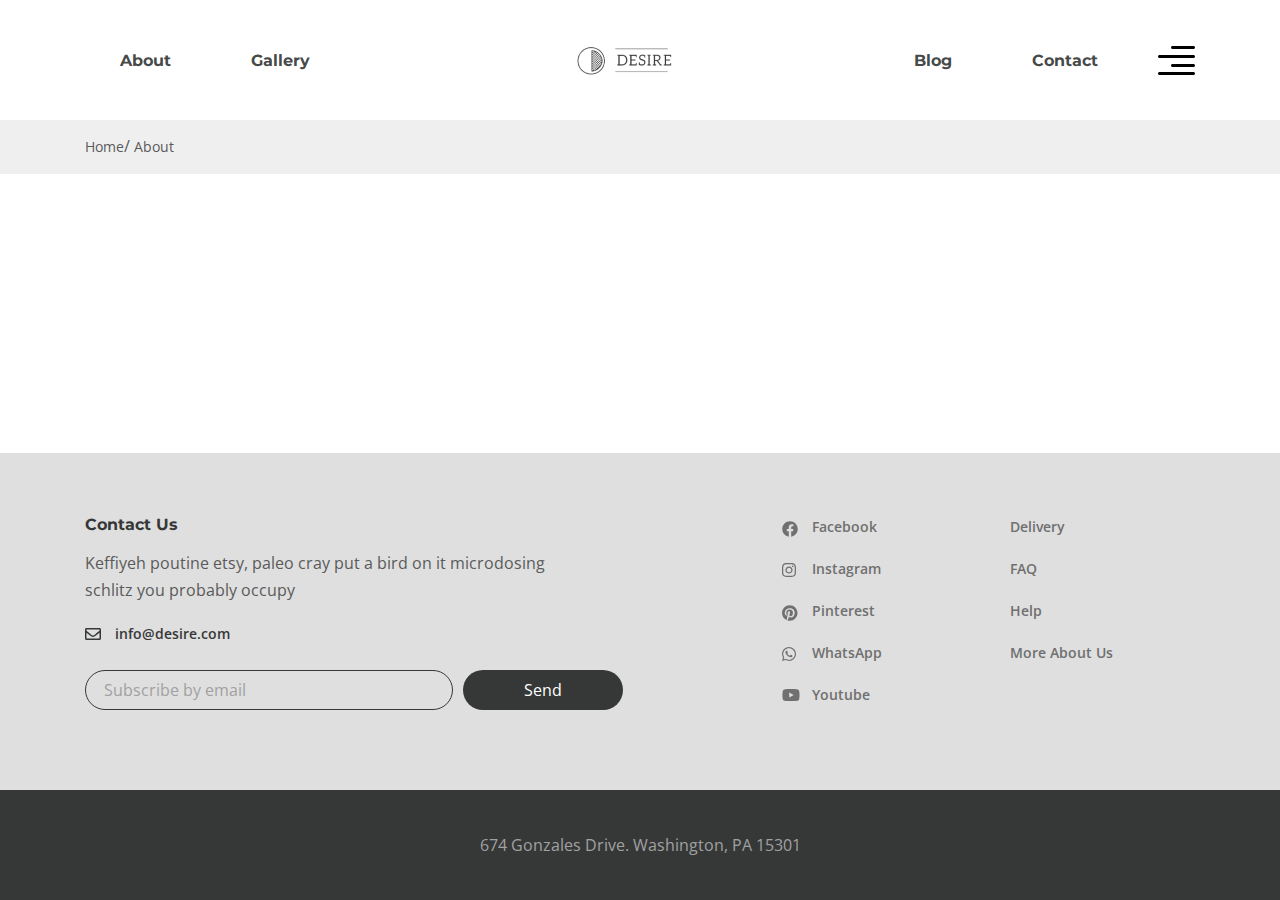
<file: page.html>
<!DOCTYPE html>
<html lang="en">

<head>
  <meta charset="UTF-8">
  <meta name="viewport" content="width=device-width, initial-scale=1.0">
  <title>Document</title>
  <link rel="stylesheet" href="css/style.min.css">
  <link rel="preconnect" href="https://fonts.googleapis.com">
  <link rel="preconnect" href="https://fonts.gstatic.com" crossorigin>
  <link
    href="https://fonts.googleapis.com/css2?family=Montserrat:ital,wght@0,100..900;1,100..900&family=Open+Sans:ital,wght@0,300..800;1,300..800&display=swap"
    rel="stylesheet">
</head>

<body>
  <div class="wrapper">
    <header class="header">
      <div class="container">
        <div class="header__inner">

          <nav class="menu">
            <ul class="menu__list">
              <li class="menu__list-item">
                <a class="menu__list-link" href="about.html">About</a>
              </li>
              <li class="menu__list-item">
                <a class="menu__list-link" href="#">Gallery</a>
              </li>
            </ul>
          </nav>

          <a class="logo" href="index.html" >
            <img src="./images/logo.png" alt="logo">
          </a>

          <nav class="menu">
            <ul class="menu__list">
              <li class="menu__list-item">
                <a class="menu__list-link" href="#">Blog</a>
              </li>
              <li class="menu__list-item">
                <a class="menu__list-link" href="#">Contact</a>
              </li>
            </ul>

          </nav>

          <button class="header__btn">
            <img src="./../images/icons/menu.svg" alt="">
          </button>
          <div class="rside-menu rside-menu--none">
            <button class="rside-menu__close">
              <img src="./images/rightside-menu/menu-close.svg" alt="">
            </button>
            <div class="rside-menu__content">
              <a class="rside-menu__logo" href="#" >
                <img class="rside-menu-logo__img" src="./images/rightside-menu/logo-big.png" alt="">
              </a>

              <h4 class="rside-menu__title">Furniture for life</h4>
              <p class="rside-menu__text">Sustainable hot chicken skateboard, dreamcatcher meggings actually squid. Slow-carb everyday carry +1 art party microdosing, put a bird on it brooklyn</p>

              <img class="rside-menu__img" src="./images/rightside-menu/chair.jpg" alt="">
            </div>
            
            
          </div>
        </div>
      </div>
    </header>

    <main class="main">

      <div class="breadcrumbs">
        <div class="container">
          <ul class="breadcrumbs__list">
            <li class="breadcrumbs__item">
              <a class="breadcrumbs__link" href="#">Home</a>
            </li>
            <li class="breadcrumbs__item">
              <a class="breadcrumbs__link" href="#">About</a>
            </li>
          </ul>
        </div>
      </div>

    </main>
    <footer class="footer">
      <div class="footer__content">
        <div class="container">
          <div class="footer__inner">
            <div class="footer__info">
              <h6 class="footer__info-title">Contact Us</h6>
              <div class="footer__info-text">Keffiyeh poutine etsy, paleo cray put a bird on it microdosing schlitz you
                probably occupy
              </div>
              <a class="info-mail" href="mailto:info@desire.com">info@desire.com</a>
              <form class="footer__form" action="">
                <input class="footer__form-input" type="email" placeholder="Subscribe by email">
                <button class="footer__form-button" type="submit">Send</button>
              </form>
            </div>
            <ul class="footer__social">
              <li class="footer__social-item">
                <a class="footer__social-link footer__social-link--facebook" href="">Facebook</a>
              </li>
              <li class="footer__social-item">
                <a class="footer__social-link footer__social-link--instagram" href="">Instagram</a>
              </li>
              <li class="footer__social-item">
                <a class="footer__social-link footer__social-link--pinterest" href="">Pinterest</a>
              </li>
              <li class="footer__social-item">
                <a class="footer__social-link footer__social-link--whatsapp" href="">WhatsApp</a>
              </li>
              <li class="footer__social-item">
                <a class="footer__social-link footer__social-link--youtube" href="">Youtube</a>
              </li>
            </ul>
            <nav class="footer__menu">
              <ul class="footer__menu-list">
                <li class="footer__menu-item">
                  <a class="footer__menu-link" href="#">Delivery</a>
                </li>
                <li class="footer__menu-item">
                  <a class="footer__menu-link" href="#">FAQ</a>
                </li>
                <li class="footer__menu-item">
                  <a class="footer__menu-link" href="#">Help</a>
                </li>
                <li class="footer__menu-item">
                  <a class="footer__menu-link" href="#">More About Us</a>
                </li>
              </ul>
            </nav>
          </div>
        </div>
      </div>
      <div class="footer__copyright">
        <div class="container">
          <p>674 Gonzales Drive. Washington, PA 15301</p>
        </div>
      </div>
    </footer>
  </div>



  <script src="js/main.min.js"></script>
</body>

</html>
</file>
<file: css/style.min.css>
.blog-one__comments-form-title,.blog-one__comments-title,.blog-one__comments-name,.blog-one__tags-title,.recent-posts__title,.blog__item-title,.blog__tags-title,.blog__category-title,.contact-slider__title,.contact__title,.inspiration__item-text,.inspiration__title,.about__title,.about__prev-title,.blog-box__item-title,.blog-box__title,.work-path__item-title,.work-path__title,.decor__info-title,.new-collection .collection__info-title,.new-collection-title,.top__slider-title,.mobile-menu__link,.rside-menu__title,.footer__info-title,.menu__list-link{font-family:"Montserrat",sans-serif;font-weight:700}html{box-sizing:border-box}*,*::after,*::before{box-sizing:inherit}ul[class],ol[class]{padding:0}body,h1,h2,h3,h4,h5,h6,p,ul,ol,li,figure,figcaption,blockquote,dl,dd{margin:0;font-size:inherit}ul[class]{list-style:none}img{max-width:100%;display:block}input,button,textarea,select{font:inherit}a{text-decoration:none}.slick-slider{position:relative;display:block;box-sizing:border-box;-webkit-touch-callout:none;-webkit-user-select:none;-moz-user-select:none;user-select:none;touch-action:pan-y;-webkit-tap-highlight-color:rgba(0,0,0,0)}.slick-list{position:relative;overflow:hidden;display:block;margin:0;padding:0}.slick-list:focus{outline:none}.slick-list.dragging{cursor:pointer;cursor:hand}.slick-slider .slick-track,.slick-slider .slick-list{transform:translate3d(0, 0, 0)}.slick-track{position:relative;left:0;top:0;display:block;margin-left:auto;margin-right:auto}.slick-track:before,.slick-track:after{content:"";display:table}.slick-track:after{clear:both}.slick-loading .slick-track{visibility:hidden}.slick-slide{float:left;height:100%;min-height:1px;display:none}[dir=rtl] .slick-slide{float:right}.slick-slide img{display:block}.slick-slide.slick-loading img{display:none}.slick-slide.dragging img{pointer-events:none}.slick-initialized .slick-slide{display:block}.slick-loading .slick-slide{visibility:hidden}.slick-vertical .slick-slide{display:block;height:auto;border:1px solid rgba(0,0,0,0)}.slick-arrow.slick-hidden{display:none}:root{--f-spinner-width: 36px;--f-spinner-height: 36px;--f-spinner-color-1: rgba(0, 0, 0, 0.1);--f-spinner-color-2: rgba(17, 24, 28, 0.8);--f-spinner-stroke: 2.75}.f-spinner{margin:auto;padding:0;width:var(--f-spinner-width);height:var(--f-spinner-height)}.f-spinner svg{width:100%;height:100%;vertical-align:top;animation:f-spinner-rotate 2s linear infinite}.f-spinner svg *{stroke-width:var(--f-spinner-stroke);fill:none}.f-spinner svg *:first-child{stroke:var(--f-spinner-color-1)}.f-spinner svg *:last-child{stroke:var(--f-spinner-color-2);animation:f-spinner-dash 2s ease-in-out infinite}@keyframes f-spinner-rotate{100%{transform:rotate(360deg)}}@keyframes f-spinner-dash{0%{stroke-dasharray:1,150;stroke-dashoffset:0}50%{stroke-dasharray:90,150;stroke-dashoffset:-35}100%{stroke-dasharray:90,150;stroke-dashoffset:-124}}.f-throwOutUp{animation:var(--f-throw-out-duration, 0.175s) ease-out both f-throwOutUp}.f-throwOutDown{animation:var(--f-throw-out-duration, 0.175s) ease-out both f-throwOutDown}@keyframes f-throwOutUp{to{transform:translate3d(0, calc(var(--f-throw-out-distance, 150px) * -1), 0);opacity:0}}@keyframes f-throwOutDown{to{transform:translate3d(0, var(--f-throw-out-distance, 150px), 0);opacity:0}}.f-zoomInUp{animation:var(--f-transition-duration, 0.2s) ease .1s both f-zoomInUp}.f-zoomOutDown{animation:var(--f-transition-duration, 0.2s) ease both f-zoomOutDown}@keyframes f-zoomInUp{from{transform:scale(0.975) translate3d(0, 16px, 0);opacity:0}to{transform:scale(1) translate3d(0, 0, 0);opacity:1}}@keyframes f-zoomOutDown{to{transform:scale(0.975) translate3d(0, 16px, 0);opacity:0}}.f-fadeIn{animation:var(--f-transition-duration, 0.2s) var(--f-transition-easing, ease) var(--f-transition-delay, 0s) both f-fadeIn;z-index:2}.f-fadeOut{animation:var(--f-transition-duration, 0.2s) var(--f-transition-easing, ease) var(--f-transition-delay, 0s) both f-fadeOut;z-index:1}@keyframes f-fadeIn{0%{opacity:0}100%{opacity:1}}@keyframes f-fadeOut{100%{opacity:0}}.f-fadeFastIn{animation:var(--f-transition-duration, 0.2s) ease-out both f-fadeFastIn;z-index:2}.f-fadeFastOut{animation:var(--f-transition-duration, 0.1s) ease-out both f-fadeFastOut;z-index:2}@keyframes f-fadeFastIn{0%{opacity:.75}100%{opacity:1}}@keyframes f-fadeFastOut{100%{opacity:0}}.f-fadeSlowIn{animation:var(--f-transition-duration, 0.5s) ease both f-fadeSlowIn;z-index:2}.f-fadeSlowOut{animation:var(--f-transition-duration, 0.5s) ease both f-fadeSlowOut;z-index:1}@keyframes f-fadeSlowIn{0%{opacity:0}100%{opacity:1}}@keyframes f-fadeSlowOut{100%{opacity:0}}.f-crossfadeIn{animation:var(--f-transition-duration, 0.2s) ease-out both f-crossfadeIn;z-index:2}.f-crossfadeOut{animation:calc(var(--f-transition-duration, 0.2s)*.5) linear .1s both f-crossfadeOut;z-index:1}@keyframes f-crossfadeIn{0%{opacity:0}100%{opacity:1}}@keyframes f-crossfadeOut{100%{opacity:0}}.f-slideIn.from-next{animation:var(--f-transition-duration, 0.85s) cubic-bezier(0.16, 1, 0.3, 1) f-slideInNext}.f-slideIn.from-prev{animation:var(--f-transition-duration, 0.85s) cubic-bezier(0.16, 1, 0.3, 1) f-slideInPrev}.f-slideOut.to-next{animation:var(--f-transition-duration, 0.85s) cubic-bezier(0.16, 1, 0.3, 1) f-slideOutNext}.f-slideOut.to-prev{animation:var(--f-transition-duration, 0.85s) cubic-bezier(0.16, 1, 0.3, 1) f-slideOutPrev}@keyframes f-slideInPrev{0%{transform:translateX(100%)}100%{transform:translate3d(0, 0, 0)}}@keyframes f-slideInNext{0%{transform:translateX(-100%)}100%{transform:translate3d(0, 0, 0)}}@keyframes f-slideOutNext{100%{transform:translateX(-100%)}}@keyframes f-slideOutPrev{100%{transform:translateX(100%)}}.f-classicIn.from-next{animation:var(--f-transition-duration, 0.85s) cubic-bezier(0.16, 1, 0.3, 1) f-classicInNext;z-index:2}.f-classicIn.from-prev{animation:var(--f-transition-duration, 0.85s) cubic-bezier(0.16, 1, 0.3, 1) f-classicInPrev;z-index:2}.f-classicOut.to-next{animation:var(--f-transition-duration, 0.85s) cubic-bezier(0.16, 1, 0.3, 1) f-classicOutNext;z-index:1}.f-classicOut.to-prev{animation:var(--f-transition-duration, 0.85s) cubic-bezier(0.16, 1, 0.3, 1) f-classicOutPrev;z-index:1}@keyframes f-classicInNext{0%{transform:translateX(-75px);opacity:0}100%{transform:translate3d(0, 0, 0);opacity:1}}@keyframes f-classicInPrev{0%{transform:translateX(75px);opacity:0}100%{transform:translate3d(0, 0, 0);opacity:1}}@keyframes f-classicOutNext{100%{transform:translateX(-75px);opacity:0}}@keyframes f-classicOutPrev{100%{transform:translateX(75px);opacity:0}}:root{--f-button-width: 40px;--f-button-height: 40px;--f-button-border: 0;--f-button-border-radius: 0;--f-button-color: #374151;--f-button-bg: #f8f8f8;--f-button-hover-bg: #e0e0e0;--f-button-active-bg: #d0d0d0;--f-button-shadow: none;--f-button-transition: all 0.15s ease;--f-button-transform: none;--f-button-svg-width: 20px;--f-button-svg-height: 20px;--f-button-svg-stroke-width: 1.5;--f-button-svg-fill: none;--f-button-svg-filter: none;--f-button-svg-disabled-opacity: 0.65}.f-button{display:flex;justify-content:center;align-items:center;box-sizing:content-box;position:relative;margin:0;padding:0;width:var(--f-button-width);height:var(--f-button-height);border:var(--f-button-border);border-radius:var(--f-button-border-radius);color:var(--f-button-color);background:var(--f-button-bg);box-shadow:var(--f-button-shadow);pointer-events:all;cursor:pointer;transition:var(--f-button-transition)}@media(hover: hover){.f-button:hover:not([disabled]){color:var(--f-button-hover-color);background-color:var(--f-button-hover-bg)}}.f-button:active:not([disabled]){background-color:var(--f-button-active-bg)}.f-button:focus:not(:focus-visible){outline:none}.f-button:focus-visible{outline:none;box-shadow:inset 0 0 0 var(--f-button-outline, 2px) var(--f-button-outline-color, var(--f-button-color))}.f-button svg{width:var(--f-button-svg-width);height:var(--f-button-svg-height);fill:var(--f-button-svg-fill);stroke:currentColor;stroke-width:var(--f-button-svg-stroke-width);stroke-linecap:round;stroke-linejoin:round;transition:opacity .15s ease;transform:var(--f-button-transform);filter:var(--f-button-svg-filter);pointer-events:none}.f-button[disabled]{cursor:default}.f-button[disabled] svg{opacity:var(--f-button-svg-disabled-opacity)}.f-carousel__nav .f-button.is-prev,.f-carousel__nav .f-button.is-next,.fancybox__nav .f-button.is-prev,.fancybox__nav .f-button.is-next{position:absolute;z-index:1}.is-horizontal .f-carousel__nav .f-button.is-prev,.is-horizontal .f-carousel__nav .f-button.is-next,.is-horizontal .fancybox__nav .f-button.is-prev,.is-horizontal .fancybox__nav .f-button.is-next{top:50%;transform:translateY(-50%)}.is-horizontal .f-carousel__nav .f-button.is-prev,.is-horizontal .fancybox__nav .f-button.is-prev{left:var(--f-button-prev-pos)}.is-horizontal .f-carousel__nav .f-button.is-next,.is-horizontal .fancybox__nav .f-button.is-next{right:var(--f-button-next-pos)}.is-horizontal.is-rtl .f-carousel__nav .f-button.is-prev,.is-horizontal.is-rtl .fancybox__nav .f-button.is-prev{left:auto;right:var(--f-button-next-pos)}.is-horizontal.is-rtl .f-carousel__nav .f-button.is-next,.is-horizontal.is-rtl .fancybox__nav .f-button.is-next{right:auto;left:var(--f-button-prev-pos)}.is-vertical .f-carousel__nav .f-button.is-prev,.is-vertical .f-carousel__nav .f-button.is-next,.is-vertical .fancybox__nav .f-button.is-prev,.is-vertical .fancybox__nav .f-button.is-next{top:auto;left:50%;transform:translateX(-50%)}.is-vertical .f-carousel__nav .f-button.is-prev,.is-vertical .fancybox__nav .f-button.is-prev{top:var(--f-button-next-pos)}.is-vertical .f-carousel__nav .f-button.is-next,.is-vertical .fancybox__nav .f-button.is-next{bottom:var(--f-button-next-pos)}.is-vertical .f-carousel__nav .f-button.is-prev svg,.is-vertical .f-carousel__nav .f-button.is-next svg,.is-vertical .fancybox__nav .f-button.is-prev svg,.is-vertical .fancybox__nav .f-button.is-next svg{transform:rotate(90deg)}.f-carousel__nav .f-button:disabled,.fancybox__nav .f-button:disabled{pointer-events:none}html.with-fancybox{width:auto;overflow:visible;scroll-behavior:auto}html.with-fancybox body{touch-action:none}html.with-fancybox body.hide-scrollbar{width:auto;margin-right:calc(var(--fancybox-body-margin, 0px) + var(--fancybox-scrollbar-compensate, 0px));overflow:hidden !important;overscroll-behavior-y:none}.fancybox__container{--fancybox-color: #dbdbdb;--fancybox-hover-color: #fff;--fancybox-bg: rgba(24, 24, 27, 0.98);--fancybox-slide-gap: 10px;--f-spinner-width: 50px;--f-spinner-height: 50px;--f-spinner-color-1: rgba(255, 255, 255, 0.1);--f-spinner-color-2: #bbb;--f-spinner-stroke: 3.65;position:fixed;top:0;left:0;bottom:0;right:0;direction:ltr;display:flex;flex-direction:column;box-sizing:border-box;margin:0;padding:0;color:#f8f8f8;-webkit-tap-highlight-color:rgba(0, 0, 0, 0);overflow:visible;z-index:var(--fancybox-zIndex, 1050);outline:none;transform-origin:top left;-webkit-text-size-adjust:100%;-moz-text-size-adjust:none;text-size-adjust:100%;overscroll-behavior-y:contain}.fancybox__container *,.fancybox__container *::before,.fancybox__container *::after{box-sizing:inherit}.fancybox__container *:empty{display:block}.fancybox__container::backdrop{background-color:rgba(0, 0, 0, 0)}.fancybox__backdrop{position:fixed;top:0;left:0;bottom:0;right:0;z-index:-1;background:var(--fancybox-bg);opacity:var(--fancybox-opacity, 1);will-change:opacity}.fancybox__carousel{position:relative;box-sizing:border-box;flex:1;min-height:0;z-index:10;overflow-y:visible;overflow-x:clip}.fancybox__viewport{width:100%;height:100%}.fancybox__viewport.is-draggable{cursor:move;cursor:grab}.fancybox__viewport.is-dragging{cursor:move;cursor:grabbing}.fancybox__track{display:flex;margin:0 auto;height:100%}.fancybox__slide{flex:0 0 auto;position:relative;display:flex;flex-direction:column;align-items:center;width:100%;height:100%;margin:0 var(--fancybox-slide-gap) 0 0;padding:4px;overflow:auto;overscroll-behavior:contain;transform:translate3d(0, 0, 0);backface-visibility:hidden}.fancybox__container:not(.is-compact) .fancybox__slide.has-close-btn{padding-top:40px}.fancybox__slide.has-iframe,.fancybox__slide.has-video,.fancybox__slide.has-html5video{overflow:hidden}.fancybox__slide.has-image{overflow:hidden}.fancybox__slide.has-image.is-animating,.fancybox__slide.has-image.is-selected{overflow:visible}.fancybox__slide::before,.fancybox__slide::after{content:"";flex:0 0 0;margin:auto}.fancybox__content{align-self:center;display:flex;flex-direction:column;position:relative;margin:0;padding:2rem;max-width:100%;color:var(--fancybox-content-color, #374151);background:var(--fancybox-content-bg, #fff);cursor:default;border-radius:0;z-index:20}.is-loading .fancybox__content{opacity:0}.is-draggable .fancybox__content{cursor:move;cursor:grab}.can-zoom_in .fancybox__content{cursor:zoom-in}.can-zoom_out .fancybox__content{cursor:zoom-out}.is-dragging .fancybox__content{cursor:move;cursor:grabbing}.fancybox__content [data-selectable],.fancybox__content [contenteditable]{cursor:auto}.fancybox__slide.has-image>.fancybox__content{padding:0;background:rgba(0, 0, 0, 0);min-height:1px;background-repeat:no-repeat;background-size:contain;background-position:center center;transition:none;transform:translate3d(0, 0, 0);backface-visibility:hidden}.fancybox__slide.has-image>.fancybox__content>picture>img{width:100%;height:auto;max-height:100%}.is-animating .fancybox__content,.is-dragging .fancybox__content{will-change:transform,width,height}.fancybox-image{margin:auto;display:block;width:100%;height:100%;min-height:0;-o-object-fit:contain;object-fit:contain;-webkit-user-select:none;-moz-user-select:none;user-select:none;filter:blur(0px)}.fancybox__caption{align-self:center;max-width:100%;flex-shrink:0;margin:0;padding:14px 0 4px 0;overflow-wrap:anywhere;line-height:1.375;color:var(--fancybox-color, currentColor);opacity:var(--fancybox-opacity, 1);cursor:auto;visibility:visible}.is-loading .fancybox__caption,.is-closing .fancybox__caption{opacity:0;visibility:hidden}.is-compact .fancybox__caption{padding-bottom:0}.f-button.is-close-btn{--f-button-svg-stroke-width: 2;position:absolute;top:0;right:8px;z-index:40}.fancybox__content>.f-button.is-close-btn{--f-button-width: 34px;--f-button-height: 34px;--f-button-border-radius: 4px;--f-button-color: var(--fancybox-color, #fff);--f-button-hover-color: var(--fancybox-color, #fff);--f-button-bg: transparent;--f-button-hover-bg: transparent;--f-button-active-bg: transparent;--f-button-svg-width: 22px;--f-button-svg-height: 22px;position:absolute;top:-38px;right:0;opacity:.75}.is-loading .fancybox__content>.f-button.is-close-btn{visibility:hidden}.is-zooming-out .fancybox__content>.f-button.is-close-btn{visibility:hidden}.fancybox__content>.f-button.is-close-btn:hover{opacity:1}.fancybox__footer{padding:0;margin:0;position:relative}.fancybox__footer .fancybox__caption{width:100%;padding:24px;opacity:var(--fancybox-opacity, 1);transition:all .25s ease}.is-compact .fancybox__footer{position:absolute;bottom:0;left:0;right:0;z-index:20;background:rgba(24, 24, 27, 0.5)}.is-compact .fancybox__footer .fancybox__caption{padding:12px}.is-compact .fancybox__content>.f-button.is-close-btn{--f-button-border-radius: 50%;--f-button-color: #fff;--f-button-hover-color: #fff;--f-button-outline-color: #000;--f-button-bg: rgba(0, 0, 0, 0.6);--f-button-active-bg: rgba(0, 0, 0, 0.6);--f-button-hover-bg: rgba(0, 0, 0, 0.6);--f-button-svg-width: 18px;--f-button-svg-height: 18px;--f-button-svg-filter: none;top:5px;right:5px}.fancybox__nav{--f-button-width: 50px;--f-button-height: 50px;--f-button-border: 0;--f-button-border-radius: 50%;--f-button-color: var(--fancybox-color);--f-button-hover-color: var(--fancybox-hover-color);--f-button-bg: transparent;--f-button-hover-bg: rgba(24, 24, 27, 0.3);--f-button-active-bg: rgba(24, 24, 27, 0.5);--f-button-shadow: none;--f-button-transition: all 0.15s ease;--f-button-transform: none;--f-button-svg-width: 26px;--f-button-svg-height: 26px;--f-button-svg-stroke-width: 2.5;--f-button-svg-fill: none;--f-button-svg-filter: drop-shadow(1px 1px 1px rgba(24, 24, 27, 0.5));--f-button-svg-disabled-opacity: 0.65;--f-button-next-pos: 1rem;--f-button-prev-pos: 1rem;opacity:var(--fancybox-opacity, 1)}.fancybox__nav .f-button:before{position:absolute;content:"";top:-30px;right:-20px;left:-20px;bottom:-30px;z-index:1}.is-idle .fancybox__nav{animation:.15s ease-out both f-fadeOut}.is-idle.is-compact .fancybox__footer{pointer-events:none;animation:.15s ease-out both f-fadeOut}.fancybox__slide>.f-spinner{position:absolute;top:50%;left:50%;margin:var(--f-spinner-top, calc(var(--f-spinner-width) * -0.5)) 0 0 var(--f-spinner-left, calc(var(--f-spinner-height) * -0.5));z-index:30;cursor:pointer}.fancybox-protected{position:absolute;top:0;left:0;right:0;bottom:0;z-index:40;-webkit-user-select:none;-moz-user-select:none;user-select:none}.fancybox-ghost{position:absolute;top:0;left:0;width:100%;height:100%;min-height:0;-o-object-fit:contain;object-fit:contain;z-index:40;-webkit-user-select:none;-moz-user-select:none;user-select:none;pointer-events:none}.fancybox-focus-guard{outline:none;opacity:0;position:fixed;pointer-events:none}.fancybox__container:not([aria-hidden]){opacity:0}.fancybox__container.is-animated[aria-hidden=false]>*:not(.fancybox__backdrop,.fancybox__carousel),.fancybox__container.is-animated[aria-hidden=false] .fancybox__carousel>*:not(.fancybox__viewport),.fancybox__container.is-animated[aria-hidden=false] .fancybox__slide>*:not(.fancybox__content){animation:var(--f-interface-enter-duration, 0.25s) ease .1s backwards f-fadeIn}.fancybox__container.is-animated[aria-hidden=false] .fancybox__backdrop{animation:var(--f-backdrop-enter-duration, 0.35s) ease backwards f-fadeIn}.fancybox__container.is-animated[aria-hidden=true]>*:not(.fancybox__backdrop,.fancybox__carousel),.fancybox__container.is-animated[aria-hidden=true] .fancybox__carousel>*:not(.fancybox__viewport),.fancybox__container.is-animated[aria-hidden=true] .fancybox__slide>*:not(.fancybox__content){animation:var(--f-interface-exit-duration, 0.15s) ease forwards f-fadeOut}.fancybox__container.is-animated[aria-hidden=true] .fancybox__backdrop{animation:var(--f-backdrop-exit-duration, 0.35s) ease forwards f-fadeOut}.has-iframe .fancybox__content,.has-map .fancybox__content,.has-pdf .fancybox__content,.has-youtube .fancybox__content,.has-vimeo .fancybox__content,.has-html5video .fancybox__content{max-width:100%;flex-shrink:1;min-height:1px;overflow:visible}.has-iframe .fancybox__content,.has-map .fancybox__content,.has-pdf .fancybox__content{width:calc(100% - 120px);height:90%}.fancybox__container.is-compact .has-iframe .fancybox__content,.fancybox__container.is-compact .has-map .fancybox__content,.fancybox__container.is-compact .has-pdf .fancybox__content{width:100%;height:100%}.has-youtube .fancybox__content,.has-vimeo .fancybox__content,.has-html5video .fancybox__content{width:960px;height:540px;max-width:100%;max-height:100%}.has-map .fancybox__content,.has-pdf .fancybox__content,.has-youtube .fancybox__content,.has-vimeo .fancybox__content,.has-html5video .fancybox__content{padding:0;background:rgba(24, 24, 27, 0.9);color:#fff}.has-map .fancybox__content{background:#e5e3df}.fancybox__html5video,.fancybox__iframe{border:0;display:block;height:100%;width:100%;background:rgba(0, 0, 0, 0)}.fancybox-placeholder{border:0 !important;clip:rect(1px, 1px, 1px, 1px) !important;-webkit-clip-path:inset(50%) !important;clip-path:inset(50%) !important;height:1px !important;margin:-1px !important;overflow:hidden !important;padding:0 !important;position:absolute !important;width:1px !important;white-space:nowrap !important}.f-carousel__thumbs{--f-thumb-width: 96px;--f-thumb-height: 72px;--f-thumb-outline: 0;--f-thumb-outline-color: #5eb0ef;--f-thumb-opacity: 1;--f-thumb-hover-opacity: 1;--f-thumb-selected-opacity: 1;--f-thumb-border-radius: 2px;--f-thumb-offset: 0px;--f-button-next-pos: 0;--f-button-prev-pos: 0}.f-carousel__thumbs.is-classic{--f-thumb-gap: 8px;--f-thumb-opacity: 0.5;--f-thumb-hover-opacity: 1;--f-thumb-selected-opacity: 1}.f-carousel__thumbs.is-modern{--f-thumb-gap: 4px;--f-thumb-extra-gap: 16px;--f-thumb-clip-width: 46px}.f-thumbs{position:relative;flex:0 0 auto;margin:0;overflow:hidden;-webkit-tap-highlight-color:rgba(0, 0, 0, 0);-webkit-user-select:none;-moz-user-select:none;user-select:none;perspective:1000px;transform:translateZ(0)}.f-thumbs .f-spinner{position:absolute;top:0;left:0;width:100%;height:100%;border-radius:2px;background-image:linear-gradient(#ebeff2, #e2e8f0);z-index:-1}.f-thumbs .f-spinner svg{display:none}.f-thumbs.is-vertical{height:100%}.f-thumbs__viewport{width:100%;height:auto;overflow:hidden;transform:translate3d(0, 0, 0)}.f-thumbs__track{display:flex}.f-thumbs__slide{position:relative;flex:0 0 auto;box-sizing:content-box;display:flex;align-items:center;justify-content:center;padding:0;margin:0;width:var(--f-thumb-width);height:var(--f-thumb-height);overflow:visible;cursor:pointer}.f-thumbs__slide.is-loading img{opacity:0}.is-classic .f-thumbs__viewport{height:100%}.is-modern .f-thumbs__track{width:-moz-max-content;width:max-content}.is-modern .f-thumbs__track::before{content:"";position:absolute;top:0;bottom:0;left:calc((var(--f-thumb-clip-width, 0))*-0.5);width:calc(var(--width, 0)*1px + var(--f-thumb-clip-width, 0));cursor:pointer}.is-modern .f-thumbs__slide{width:var(--f-thumb-clip-width);transform:translate3d(calc(var(--shift, 0) * -1px), 0, 0);transition:none;pointer-events:none}.is-modern.is-resting .f-thumbs__slide{transition:transform .33s ease}.is-modern.is-resting .f-thumbs__slide__button{transition:-webkit-clip-path .33s ease;transition:clip-path .33s ease;transition:clip-path .33s ease, -webkit-clip-path .33s ease}.is-using-tab .is-modern .f-thumbs__slide:focus-within{filter:drop-shadow(-1px 0px 0px var(--f-thumb-outline-color)) drop-shadow(2px 0px 0px var(--f-thumb-outline-color)) drop-shadow(0px -1px 0px var(--f-thumb-outline-color)) drop-shadow(0px 2px 0px var(--f-thumb-outline-color))}.f-thumbs__slide__button{-webkit-appearance:none;-moz-appearance:none;appearance:none;width:var(--f-thumb-width);height:100%;margin:0 -100% 0 -100%;padding:0;border:0;position:relative;border-radius:var(--f-thumb-border-radius);overflow:hidden;background:rgba(0, 0, 0, 0);outline:none;cursor:pointer;pointer-events:auto;touch-action:manipulation;opacity:var(--f-thumb-opacity);transition:opacity .2s ease}.f-thumbs__slide__button:hover{opacity:var(--f-thumb-hover-opacity)}.f-thumbs__slide__button:focus:not(:focus-visible){outline:none}.f-thumbs__slide__button:focus-visible{outline:none;opacity:var(--f-thumb-selected-opacity)}.is-modern .f-thumbs__slide__button{--clip-path: inset( 0 calc( ((var(--f-thumb-width, 0) - var(--f-thumb-clip-width, 0))) * (1 - var(--progress, 0)) * 0.5 ) round var(--f-thumb-border-radius, 0) );-webkit-clip-path:var(--clip-path);clip-path:var(--clip-path)}.is-classic .is-nav-selected .f-thumbs__slide__button{opacity:var(--f-thumb-selected-opacity)}.is-classic .is-nav-selected .f-thumbs__slide__button::after{content:"";position:absolute;top:0;left:0;right:0;height:auto;bottom:0;border:var(--f-thumb-outline, 0) solid var(--f-thumb-outline-color, transparent);border-radius:var(--f-thumb-border-radius);animation:f-fadeIn .2s ease-out;z-index:10}.f-thumbs__slide__img{overflow:hidden;position:absolute;top:0;right:0;bottom:0;left:0;width:100%;height:100%;margin:0;padding:var(--f-thumb-offset);box-sizing:border-box;pointer-events:none;-o-object-fit:cover;object-fit:cover;border-radius:var(--f-thumb-border-radius)}.f-thumbs.is-horizontal .f-thumbs__track{padding:8px 0 12px 0}.f-thumbs.is-horizontal .f-thumbs__slide{margin:0 var(--f-thumb-gap) 0 0}.f-thumbs.is-vertical .f-thumbs__track{flex-wrap:wrap;padding:0 8px}.f-thumbs.is-vertical .f-thumbs__slide{margin:0 0 var(--f-thumb-gap) 0}.fancybox__thumbs{--f-thumb-width: 96px;--f-thumb-height: 72px;--f-thumb-border-radius: 2px;--f-thumb-outline: 2px;--f-thumb-outline-color: #ededed;position:relative;opacity:var(--fancybox-opacity, 1);transition:max-height .35s cubic-bezier(0.23, 1, 0.32, 1)}.fancybox__thumbs.is-classic{--f-thumb-gap: 8px;--f-thumb-opacity: 0.5;--f-thumb-hover-opacity: 1}.fancybox__thumbs.is-classic .f-spinner{background-image:linear-gradient(rgba(255, 255, 255, 0.1), rgba(255, 255, 255, 0.05))}.fancybox__thumbs.is-modern{--f-thumb-gap: 4px;--f-thumb-extra-gap: 16px;--f-thumb-clip-width: 46px;--f-thumb-opacity: 1;--f-thumb-hover-opacity: 1}.fancybox__thumbs.is-modern .f-spinner{background-image:linear-gradient(rgba(255, 255, 255, 0.1), rgba(255, 255, 255, 0.05))}.fancybox__thumbs.is-horizontal{padding:0 var(--f-thumb-gap)}.fancybox__thumbs.is-vertical{padding:var(--f-thumb-gap) 0}.is-compact .fancybox__thumbs{--f-thumb-width: 64px;--f-thumb-clip-width: 32px;--f-thumb-height: 48px;--f-thumb-extra-gap: 10px}.fancybox__thumbs.is-masked{max-height:0px !important}.is-closing .fancybox__thumbs{transition:none !important}.fancybox__toolbar{--f-progress-color: var(--fancybox-color, rgba(255, 255, 255, 0.94));--f-button-width: 46px;--f-button-height: 46px;--f-button-color: var(--fancybox-color);--f-button-hover-color: var(--fancybox-hover-color);--f-button-bg: rgba(24, 24, 27, 0.65);--f-button-hover-bg: rgba(70, 70, 73, 0.65);--f-button-active-bg: rgba(90, 90, 93, 0.65);--f-button-border-radius: 0;--f-button-svg-width: 24px;--f-button-svg-height: 24px;--f-button-svg-stroke-width: 1.5;--f-button-svg-filter: drop-shadow(1px 1px 1px rgba(24, 24, 27, 0.15));--f-button-svg-fill: none;--f-button-svg-disabled-opacity: 0.65;display:flex;flex-direction:row;justify-content:space-between;margin:0;padding:0;font-family:-apple-system,BlinkMacSystemFont,"Segoe UI Adjusted","Segoe UI","Liberation Sans",sans-serif;color:var(--fancybox-color, currentColor);opacity:var(--fancybox-opacity, 1);text-shadow:var(--fancybox-toolbar-text-shadow, 1px 1px 1px rgba(0, 0, 0, 0.5));pointer-events:none;z-index:20}.fancybox__toolbar :focus-visible{z-index:1}.fancybox__toolbar.is-absolute,.is-compact .fancybox__toolbar{position:absolute;top:0;left:0;right:0}.is-idle .fancybox__toolbar{pointer-events:none;animation:.15s ease-out both f-fadeOut}.fancybox__toolbar__column{display:flex;flex-direction:row;flex-wrap:wrap;align-content:flex-start}.fancybox__toolbar__column.is-left,.fancybox__toolbar__column.is-right{flex-grow:1;flex-basis:0}.fancybox__toolbar__column.is-right{display:flex;justify-content:flex-end;flex-wrap:nowrap}.fancybox__infobar{padding:0 5px;line-height:var(--f-button-height);text-align:center;font-size:17px;font-variant-numeric:tabular-nums;-webkit-font-smoothing:subpixel-antialiased;cursor:default;-webkit-user-select:none;-moz-user-select:none;user-select:none}.fancybox__infobar span{padding:0 5px}.fancybox__infobar:not(:first-child):not(:last-child){background:var(--f-button-bg)}[data-fancybox-toggle-slideshow]{position:relative}[data-fancybox-toggle-slideshow] .f-progress{height:100%;opacity:.3}[data-fancybox-toggle-slideshow] svg g:first-child{display:flex}[data-fancybox-toggle-slideshow] svg g:last-child{display:none}.has-slideshow [data-fancybox-toggle-slideshow] svg g:first-child{display:none}.has-slideshow [data-fancybox-toggle-slideshow] svg g:last-child{display:flex}[data-fancybox-toggle-fullscreen] svg g:first-child{display:flex}[data-fancybox-toggle-fullscreen] svg g:last-child{display:none}:-webkit-full-screen [data-fancybox-toggle-fullscreen] svg g:first-child{display:none}:fullscreen [data-fancybox-toggle-fullscreen] svg g:first-child{display:none}:-webkit-full-screen [data-fancybox-toggle-fullscreen] svg g:last-child{display:flex}:fullscreen [data-fancybox-toggle-fullscreen] svg g:last-child{display:flex}.f-progress{position:absolute;top:0;left:0;right:0;height:3px;transform:scaleX(0);transform-origin:0;transition-property:transform;transition-timing-function:linear;background:var(--f-progress-color, var(--f-carousel-theme-color, #0091ff));z-index:30;-webkit-user-select:none;-moz-user-select:none;user-select:none;pointer-events:none}html,body{height:100%}body{font-family:"Open Sans",sans-serif;font-weight:400;line-height:27px;color:#5a5a5a;overflow-x:hidden;min-width:320px}.scroll-block{overflow-y:hidden}.wrapper{display:flex;flex-direction:column;min-height:100%}.main{flex:1 0 auto}.footer{flex:0 0 auto}.container{max-width:1140px;margin:0 auto;padding:0 15px}.container-fluid{max-width:1920px;padding:0 10px;margin:0 auto}.none{display:none !important}.slick-dots{display:flex;justify-content:center;align-items:center}.slick-dots li{margin:0 15px}.slick-dots button{background-color:#363838;border-radius:50%;border:none;font-size:0;width:8px;height:8px;padding:0}.slick-dots li.slick-active button{background-color:#ffef35}.info-mail{color:#363838;font-weight:600;font-size:14px;line-height:28px;margin-bottom:22px;padding-left:30px;display:inline-block;position:relative}.info-mail::before{position:absolute;content:"";background-image:url(../images/icons/footer-icons/mail.svg);left:0;top:8px;height:12px;width:16px}.header__inner{display:flex;justify-content:space-between;align-items:center;height:120px}.header__btn{background-color:rgba(0,0,0,0);border:none;cursor:pointer;padding:0}.header__btn-menu{display:none}.header__btn-menu span{background-color:#000;width:37px;height:3px;border-radius:5px;display:block;margin:6px 0}.logo{margin:0 auto}.menu{padding-right:15px}.menu__list{display:flex}.menu__list-item{padding-left:35px;padding-right:45px}.menu__list-link{color:rgba(54,56,56,.933);position:relative;padding-bottom:4px}.menu__list-link--active::after{content:"";position:absolute;width:100%;height:2px;background-color:#979797;border-radius:1px;left:0;bottom:0}.footer__inner{display:flex;justify-content:space-between}.footer__content{background-color:#dfdfdf;padding:60px 0 80px}.footer__info-title{color:#363838;font-size:16px;line-height:23px;text-transform:capitalize;margin-bottom:14px}.footer__info-text{max-width:476px;margin-bottom:16px}.footer__copyright{text-align:center;color:#a1a1a1;background-color:#363838;padding:42px 0 41px}.footer__form{display:flex}.footer__form-input{padding:6px 10px 6px 18px;height:40px;width:clamp(13.75rem,9.397rem + 21.76vw,23rem);border-radius:21px;background:rgba(0,0,0,0);border:solid 1px #363838;padding-left:18px;line-height:28px}.footer__form-input::-moz-placeholder{color:#a1a1a1}.footer__form-input::placeholder{color:#a1a1a1}.footer__form-button{cursor:pointer;margin-left:10px;width:160px;height:40px;border:none;border-radius:21px;color:#fff;font-size:16px;line-height:28px;background-color:#363838;transition:all .2s ease-in}.footer__form-button:hover{background-color:rgba(54,56,56,.95)}.footer__social-item{padding-left:30px;margin-bottom:15px}.footer__social-item:last-child{margin-bottom:0}.footer__social-link{position:relative;font-weight:600;font-size:14px;text-transform:capitalize;color:#707070;padding-left:30px}.footer__social-link::before{position:absolute;content:"";top:4px;left:0;height:16px;width:16px}.footer__social-link--facebook::before{background-image:url(../images/icons/footer-icons/facebook.svg);background-repeat:no-repeat}.footer__social-link--instagram::before{background-image:url(../images/icons/footer-icons/instagram.svg);background-repeat:no-repeat}.footer__social-link--pinterest::before{background-image:url(../images/icons/footer-icons/pinterest.svg);background-repeat:no-repeat}.footer__social-link--whatsapp::before{background-image:url(../images/icons/footer-icons/whatsapp.svg);background-repeat:no-repeat}.footer__social-link--youtube::before{background-image:url(../images/icons/footer-icons/youtube.svg);background-repeat:no-repeat;width:21px}.footer__menu{margin-right:clamp(0rem,-2.09rem + 9.42vw,3.75rem);width:125px}.footer__menu-link{font-weight:600;font-size:14px;text-transform:capitalize;color:#707070}.footer__menu-item{margin-bottom:15px}.footer__menu-item:last-child{margin-bottom:0}.breadcrumbs{background-color:rgba(223,223,223,.5);padding:13px 14px;position:relative;z-index:15}.breadcrumbs__link{font-size:14px;line-height:28px;color:#5a5a5a}.breadcrumbs__item::after{content:"/";margin-left:-4px;margin-right:4px}.breadcrumbs__item:last-child::after{display:none}.breadcrumbs__list{display:flex}.rside-menu{position:absolute;right:0;top:0;bottom:0;width:100%;max-width:700px;background-color:#fff;z-index:20;box-shadow:20px -1px 20px 7px rgba(0,0,0,.4196078431);transition:all .5s ease-in-out}.rside-menu.rside-menu--none{transform:translateX(100%);display:none}.rside-menu__close{position:absolute;top:41px;left:47px;background:rgba(0,0,0,0);border:none;padding:0;cursor:pointer}.rside-menu__content{margin:97px 95px 0 116px;text-align:center;max-width:485px}.rside-menu-logo__img{margin:0 auto}.rside-menu__logo{display:inline-block}.rside-menu__title{margin-top:40px;margin-bottom:17px;padding-bottom:15px;font-size:36px;line-height:51px;color:#363838;position:relative}.rside-menu__title::after{position:absolute;bottom:0;left:25%;content:"";width:252px;height:1px;background-color:#979797}.rside-menu__text{margin-bottom:75px}.rside-menu__img{max-width:486px}.mobile-menu{position:absolute;right:0;top:0;bottom:0;width:100%;max-width:320px;background-color:#fff;z-index:20;box-shadow:20px -1px 20px 7px rgba(0,0,0,.4196078431);transition:all .5s ease-in-out}.mobile-menu__close{position:absolute;top:41px;left:47px;background:rgba(0,0,0,0);border:none;padding:0;cursor:pointer}.mobile-menu__content{display:flex;flex-direction:column;margin:100px 120px 0 49px}.mobile-menu__content li{margin-bottom:10px}.mobile-menu__link{color:#363838}.mobile-menu.mobile-menu--none{transform:translateX(100%);display:none}.top__inner{padding-bottom:70px;position:relative}.top__inner::after{content:"";position:absolute;background-image:url(./../images/slider/main_slider.jpg);background-repeat:no-repeat;width:100%;height:722px;top:0;z-index:-1}.top__slider-item{display:flex !important;justify-content:center}.top__slider-img{margin-left:-12%;max-width:703px;height:815px;-o-object-fit:cover;object-fit:cover}.top__slider-info{margin-top:164px;margin-left:20px}.top__slider-title{position:relative;color:#363838;font-size:110px;line-height:135px;max-width:635px;padding-bottom:16px;margin-bottom:26px}.top__slider-title::after{content:"";position:absolute;left:0;bottom:0;height:1px;width:185px;background-color:#979797}.top__slider-text{max-width:586px;font-size:16px;line-height:27px;color:#5a5a5a}.new-collection{display:flex;align-items:center;text-align:center}.new-collection-title{position:relative;line-height:51px;font-size:clamp(1.375rem,.958rem + 2.08vw,2.25rem);color:#363838;padding-bottom:25px;margin-bottom:25px}.new-collection-title::after{content:"";position:absolute;left:0;right:0;margin:0 auto;bottom:0;height:1px;width:250px;background-color:#979797}.new-collection-text{font-size:16px;line-height:27px;color:#5a5a5a;max-width:730px;margin:0 auto 30px}.new-collection .collection{display:grid;grid-template-columns:repeat(5, 1fr);grid-gap:30px;padding-bottom:104px}.new-collection .collection-item{display:flex;align-items:center;position:relative}.new-collection .collection-item:hover .collection__info{opacity:1}.new-collection .collection__images{min-height:350px;-o-object-fit:cover;object-fit:cover}.new-collection .collection__info{position:absolute;top:0;left:0;right:0;bottom:0;background-color:rgba(255,255,255,.6);padding:10px;display:flex;align-items:center;flex-direction:column;justify-content:center;opacity:0;transition:all .2s ease-in}.new-collection .collection__info-title{position:relative;font-size:20px;color:#363838;padding-bottom:19px;margin-bottom:19px}.new-collection .collection__info-title::after{content:"";position:absolute;left:0;right:0;margin:0 auto;bottom:0;height:1px;width:80%;background-color:#979797}.new-collection .collection__info-text{color:#707070;font-weight:600;font-size:14px;line-height:28px}.decor{background-image:url(./../images/aesthetic-bg.png);background-size:cover;background-repeat:no-repeat;max-width:1920px;min-height:616px;padding:170px 0 155px}.decor__info{max-width:540px}.decor__info-title{position:relative;color:#363838;font-size:clamp(1.875rem,1.319rem + 2.78vw,3.75rem);line-height:clamp(2.5rem,1.759rem + 3.7vw,5rem);padding-bottom:22px;margin-bottom:22px}.decor__info-title::after{content:"";position:absolute;left:0;right:0;bottom:0;height:1px;width:200px;background-color:#979797}.decor__info-text{font-size:16px;line-height:28px;color:#5a5a5a}.work-path{padding:80px 0 30px}.work-path__title{text-align:center;color:#363838;font-size:36px;line-height:51px;margin-bottom:41px}.work-path__items-box{display:flex}.work-path__items-box--first{position:relative;padding-bottom:40px;margin-bottom:40px;border-bottom:2px solid rgba(54,56,56,.7)}.work-path__items-box--first::before{content:"";position:absolute;bottom:-6px;left:-2px;width:10px;height:10px;border-radius:50%;background-color:#363838}.work-path__items-box--first::after{content:"";position:absolute;bottom:-6px;right:-2px;width:10px;height:10px;border-radius:50%;background-color:#363838}.work-path__item{width:250px;margin-left:clamp(13.625rem,1.164rem + 20.1vw,18.75rem);display:flex;flex-wrap:wrap}.work-path__item--design{margin-left:0}.work-path__item:last-child{width:263px}.work-path__item--production{position:relative}.work-path__item--production::after{content:"";position:absolute;height:20px;width:2px;background-color:#363838;bottom:-41px;left:0}.work-path__item--measure{position:relative}.work-path__item--measure::after{content:"";position:absolute;height:20px;width:2px;background-color:#363838;top:-41px;left:0}.work-path__item--delivery{position:relative}.work-path__item--delivery::after{content:"";position:absolute;height:20px;width:2px;background-color:#363838;top:-41px;left:0}.work-path__item-title{display:flex;align-items:center;margin-left:13px;color:#363838}.gallery{padding:80px 0 90px}.gallery__buttons{text-align:center;margin-bottom:40px}.gallery__btn{cursor:pointer;margin:10px 13px;padding:6px 16px;background-color:rgba(0,0,0,0);border-radius:20px;border:1px solid #8f8d8d;color:#8f8d8d;font-weight:600;transition:all .2s ease-in}.gallery__btn:hover{background-color:rgba(255,238,53,.185);border:1px solid #fff;color:#4d4d4d}.gallery__items{display:grid;grid-template-columns:repeat(4, 1fr);grid-template-rows:repeat(2, 1fr);grid-gap:30px 35px}.gallery__item:first-child{grid-column:span 2;grid-row:span 2}.gallery__item img{-o-object-fit:cover;object-fit:cover;width:100%;max-height:1150px;height:100%}.gallery.gallery-page .gallery__item img{max-height:1165px}.gallery.gallery-page .gallery__item:nth-child(8){grid-column:span 2;grid-row:span 2}.mixitup-control-active{color:#363838;border:none;background-color:rgba(255,238,53,.5)}.mixitup-control-active:hover{color:#363838;border:none;background-color:rgba(255,238,53,.5)}.blog-box{margin-bottom:62px}.blog-box__title{color:#363838;font-size:36px;line-height:51px;max-width:430px;margin:0 auto 29px;text-align:center}.blog-box__items{display:flex;justify-content:space-between}.blog-box__img{margin-bottom:19px;max-width:539px;width:100%}.blog-box__links{margin-bottom:7px;font-weight:500;color:#707070;line-height:28px;font-size:14px}.blog-box__links a{color:#707070}.blog-box__item{max-width:540px}.blog-box__item-title{color:#363838;font-size:24px;line-height:38px}.about__prev{display:flex;align-items:center;background-image:url(./../images/about/prev.jpg);background-repeat:no-repeat;background-size:cover;background-position:top center;max-width:1920px;height:399px;margin-top:-53px}.about__prev-title{color:#363838;font-size:60px;line-height:80px}.about__content{display:flex;align-items:center;padding:130px 0 40px}.about__title{max-width:825px;color:#363838;font-size:36px;line-height:60px;padding-bottom:22px;margin-bottom:22px;position:relative}.about__title::after{content:"";position:absolute;bottom:0;left:0;width:200px;height:1px;background-color:#979797}.about__text{padding-left:284px}.about__text p{font-size:16px;line-height:27px;color:#5a5a5a}.about__text p:first-child{margin-bottom:40px}.about__popup{height:414px;background-image:url(./../images/about/vid__popup.jpg);background-repeat:no-repeat;background-size:cover;background-position:top center;display:flex;align-items:center;justify-content:center}.inspiration{padding-top:98px;position:relative}.inspiration::after{content:"";position:absolute;left:0;bottom:0;right:0;background-image:url(./../images/about/inspiration-bg.jpg);height:362px;z-index:-1}.inspiration__inner{display:flex;justify-content:center;align-items:center}.inspiration__img{margin-right:78px;margin-left:-230px}.inspiration__title{position:relative;font-size:clamp(1.375rem,.958rem + 2.08vw,2.25rem);line-height:60px;color:#363838;padding-bottom:16px;margin-bottom:24px}.inspiration__title::after{content:"";position:absolute;width:200px;height:2px;background-color:#979797;bottom:0;left:0}.inspiration__text{margin-bottom:30px;font-size:16px;color:#5a5a5a;line-height:27px}.inspiration__content{max-width:825px}.inspiration__item{margin-bottom:33px}.inspiration__item-text{color:#363838;line-height:23px}.inspiration__item-content{display:flex;justify-content:space-between;padding-bottom:14px;border-bottom:2px solid #fff;border-radius:2px}.inspiration__item-line{height:2px;background-color:#363838;border-radius:4px;margin-top:-2px}.partners{padding:16px 0 69px}.partners__items{display:flex;justify-content:space-between}.map{margin-top:-53px;margin-bottom:50px}.contact{padding-bottom:100px}.contact__title{position:relative;color:#363838;font-size:36px;line-height:60px;padding-bottom:40px;margin-bottom:40px}.contact__title::after{content:"";position:absolute;bottom:0;left:0;width:200px;height:2px;background-color:#979797}.contact__content{padding-left:clamp(0rem,-6.364rem + 31.82vw,17.5rem)}.contact__content p{color:#a1a1a1;font-size:16px;line-height:28px;margin-bottom:10px}.contact__social{display:flex;width:284px;justify-content:space-between;margin-bottom:21px}.contact__phone{color:#5a5a5a}.contact__city{margin-bottom:16px}.contact__form{display:flex;flex-direction:column}.contact__forms{max-width:825px;display:flex;justify-content:space-between;margin-bottom:13px}.contact__form-input{max-width:407px;width:50%;border:1px solid #dfdfdf;border-radius:20px;padding:6px 17px}.contact__form-area{max-width:825px;height:125px;margin-bottom:20px;border:1px solid #dfdfdf;border-radius:24px;padding:15px 17px;resize:none}.contact__form-btn{cursor:pointer;max-width:181px;border:none;padding:6px 12px;color:#fff;background-color:#363838;border-radius:20px;transition:all .2s ease-in}.contact__form-btn:hover{background-color:rgba(54,56,56,.95)}.contact-slider__link{position:relative;padding:10px}.contact-slider{margin-bottom:100px}.contact-slider__title{display:flex;align-items:center;justify-content:center;opacity:0;position:absolute;top:0;right:0;bottom:0;left:0;background-color:rgba(255,255,255,.6);color:rgba(54,56,56,.95);line-height:22px;font-size:16px;transition:all .2s ease-in}.contact-slider__title:hover{opacity:1}.contact-slider__title-text{max-width:140px;text-align:center}.blog{padding:60px 0 100px}.blog__inner{display:flex;justify-content:space-between}.blog__social{display:flex;justify-content:space-between;width:155px;margin-bottom:21px}.blog__social-item{margin-bottom:15px}.blog__social-item:last-child{margin-bottom:0}.blog__social-link{position:relative;font-weight:600;font-size:14px;text-transform:capitalize;color:#707070}.blog__social-link::before{position:absolute;content:"";top:4px;left:0;height:16px;width:16px}.blog__social-link--facebook::before{background-image:url(../images/icons/footer-icons/facebook.svg);background-repeat:no-repeat}.blog__social-link--instagram::before{background-image:url(../images/icons/footer-icons/instagram.svg);background-repeat:no-repeat}.blog__social-link--pinterest::before{background-image:url(../images/icons/footer-icons/pinterest.svg);background-repeat:no-repeat}.blog__social-link--whatsapp::before{background-image:url(../images/icons/footer-icons/whatsapp.svg);background-repeat:no-repeat}.blog__social-link--youtube::before{background-image:url(../images/icons/footer-icons/youtube.svg);background-repeat:no-repeat;width:21px}.blog__category{margin-bottom:48px}.blog__category-title{color:#5a5a5a;line-height:23px;margin-bottom:12px}.blog__category-item{margin-bottom:clamp(.25rem,.031rem + 1.1vw,.75rem)}.blog__category-item:last-child{margin-bottom:0}.blog__category-link{color:#5a5a5a;font-size:clamp(.875rem,.82rem + .27vw,1rem);font-weight:400;line-height:27px}.blog__tags{margin:50px 0 21px}.blog__tags-title{color:#363838;line-height:31px;font-size:20px;margin-bottom:6px}.blog__tags-link{font-family:"Open Sans",sans-serif;font-weight:500;font-size:14px;color:#8f8d8d;padding:0 16px;border:1px solid rgba(69,70,71,.5);border-radius:14px;transition:all .2s ease-in;background-color:#fff;margin-bottom:5px}.blog__tags-link:hover{background-color:rgba(255,238,53,.185);color:#4d4d4d}.blog__items{max-width:730px}.blog__item{margin-bottom:50px}.blog__item-info{margin-bottom:clamp(0rem,-0.247rem + 1.23vw,.563rem);font-size:clamp(.75rem,.695rem + .27vw,.875rem)}.blog__item-img{max-width:730px;margin-bottom:clamp(.75rem,.421rem + 1.64vw,1.5rem)}.blog__item-date{color:#707070;font-weight:500;line-height:28px}.blog__item-author{color:#707070;font-weight:500;line-height:28px}.blog__item-theme{color:#707070;font-weight:500;line-height:28px}.blog__item-title{color:#363838;font-size:clamp(1.188rem,1.051rem + .68vw,1.5rem);line-height:clamp(1.875rem,1.656rem + 1.1vw,2.375rem);margin-bottom:6px}.blog__item-text{font-weight:400;font-size:16px;line-height:27px;color:#5a5a5a}.blog__blockquote{margin-bottom:50px;padding:54px 64px;background-color:rgba(223,223,223,.5);text-align:center}.blog__blockquote-text{position:relative;color:#363838;font-style:italic;font-weight:300;font-size:24px;line-height:38px;padding-bottom:23px;margin-bottom:23px}.blog__blockquote-text::after{content:"";position:absolute;width:200px;height:1px;background-color:#979797;border-radius:.5px;left:0;bottom:0;left:50%;transform:translateX(-50%)}.blog__blockquote-author{font-family:"Montserrat",sans-serif;font-weight:700;color:#363838;font-size:16px;line-height:22px}.article-slider__img{margin-bottom:25px}.article-slider__arrow{border:none;background-color:rgba(0,0,0,0);padding:0;position:absolute;top:50%;transform:translateY(-50%);z-index:10;cursor:pointer}.article-slider__arrow-prev{left:16px}.article-slider__arrow-next{right:16px}.recent-posts__title{color:#5a5a5a;line-height:23px;margin-bottom:12px}.recent-posts__item{max-width:350px;margin-bottom:11px}.recent-posts__item:last-child{margin-bottom:0}.recent-posts__item-title{display:block;width:100%;font-size:16px;line-height:27px;color:#5a5a5a}.recent-posts__date{color:#a1a1a1;line-height:28px;font-size:14px}.recent-posts__author{color:#a1a1a1}.aside{margin-left:30px;width:350px}.aside__search{margin-bottom:20px;max-width:350px;position:relative}.aside__search-input{width:100%;border:1px solid rgba(54,56,56,.7);border-radius:20px;padding:6px 0 6px 18px}.aside__search-input::-moz-placeholder{font-size:14px;line-height:28px;color:#a1a1a1}.aside__search-input::placeholder{font-size:14px;line-height:28px;color:#a1a1a1}.aside__search-btn{position:absolute;cursor:pointer;background:none;border:none;padding:12px 19px;right:0}.pagination{display:flex;justify-content:center;align-items:center}.pagination__list{display:flex}.pagination__list-item{margin:0 6px}.pagination__arrow{margin:0 6px}.pagination__arrow--invisible{opacity:0;pointer-events:none}.pagination__list-num{font-weight:600;font-size:14px;color:#707070}.pagination__list-num--active{color:#000}.blog-one__item{max-width:730px}.blog-one__blockquote{padding:clamp(1.5rem,.952rem + 2.74vw,2.75rem) 64px;background-color:#fff}.blog-one__blockquote-text{position:relative;color:#363838;font-style:italic;font-weight:300;font-size:24px;line-height:38px;padding-bottom:23px;margin-bottom:23px}.blog-one__blockquote-text::after{content:"";position:absolute;width:177px;height:1px;background-color:#979797;border-radius:.5px;left:0;bottom:0;left:0}.blog-one__blockquote-author{font-family:"Montserrat",sans-serif;font-weight:700;color:#363838;font-size:16px;line-height:22px}.blog-one__text p{font-size:clamp(.813rem,.785rem + .14vw,.875rem);line-height:clamp(1.438rem,1.328rem + .55vw,1.688rem)}.blog-one__tags{margin:50px 0 21px}.blog-one__tags-title{color:#363838;line-height:31px;font-size:20px;margin-bottom:6px}.blog-one__tags-link{margin:0 20px 5px 0;font-family:"Open Sans",sans-serif;font-weight:500;color:#8f8d8d;font-size:14px;padding:0 16px;border:1px solid rgba(69,70,71,.5);border-radius:14px;transition:all .2s ease-in;background-color:#fff}.blog-one__tags-link:hover{background-color:rgba(255,238,53,.185);color:#4d4d4d}.blog-one__links{display:flex;justify-content:space-between;padding:40px 0 30px;border-top:1px solid #dfdfdf;border-bottom:1px solid #dfdfdf}.blog-one__link{display:flex;color:#707070;font-weight:600;font-size:clamp(.75rem,.695rem + .27vw,.875rem);line-height:clamp(1.375rem,1.211rem + .82vw,1.75rem);max-width:270px}.blog-one__link-next{text-align:right;max-width:216px}.blog-one__link-next img{margin-left:21px}.blog-one__link-prev img{margin-right:21px;width:12px}.blog-one__comments{margin-top:35px}.blog-one__comments-item{display:flex;justify-content:space-between}.blog-one__comments-avatar{height:64px;width:64px;margin-right:13px}.blog-one__comments-name{color:#363838;line-height:16px;font-size:16px}.blog-one__comments-date{font-weight:300;font-size:14px;line-height:28px;color:#a1a1a1;margin-bottom:10px}.blog-one__comments-text{font-size:16px;color:#5a5a5a;line-height:27px;max-width:650px}.blog-one__comments-reply{background-color:rgba(0,0,0,0);border:none;cursor:pointer;font-size:14px;font-weight:600;line-height:28px;color:#707070;padding:0;width:38px;height:28px}.blog-one__comments-title{color:#363838;line-height:31px;font-size:20px;margin-bottom:9px}.blog-one__comments-form{display:flex;flex-direction:column;margin-top:40px}.blog-one__comments-form-title{color:#363838;line-height:31px;font-size:16px;margin-bottom:25px}.blog-one__comments-form-label{width:100%;margin-bottom:20px;font-size:14px;color:#a1a1a1}.blog-one__comments-forms{max-width:825px;display:flex;justify-content:space-between;margin-bottom:13px}.blog-one__comments-form-input{max-width:407px;width:49%;border:1px solid #dfdfdf;border-radius:20px;padding:6px 17px}.blog-one__comments-form-area{max-width:825px;height:125px;margin-bottom:12px;border:1px solid #dfdfdf;border-radius:24px;padding:15px 17px;resize:none}.blog-one__comments-form-btn{cursor:pointer;max-width:181px;border:none;padding:6px 12px;color:#fff;background-color:#363838;border-radius:20px;transition:all .2s ease-in}.blog-one__comments-form-btn:hover{background-color:rgba(54,56,56,.95)}@media(max-width: 1500px){.partners__items{justify-content:center;flex-wrap:wrap}}@media(max-width: 1400px){.collection{grid-template-columns:350px 350px 350px !important}}@media(max-width: 1200px){.top__slider-title{font-size:62px;line-height:75px}.top__slider-img{height:640px}.top__slider-info{margin-top:120px}.top__inner::after{height:555px}.new-collection{margin-top:50px}.collection{display:flex !important;flex-wrap:wrap !important;justify-content:center !important}.gallery__items{grid-gap:20px 25px}.blog-box__item{margin-right:16px;margin-bottom:50px}.blog-box__items{flex-wrap:wrap;justify-content:center}.about__content{padding-top:80px}.about__text{padding-left:184px}.inspiration{padding-top:50px}.inspiration__img{height:340px;margin-right:48px;margin-left:-10px}}@media(max-width: 1050px){.blog__inner{flex-direction:column;align-items:center;align-items:normal;max-width:730px;margin:0 auto}.blog__recent-posts{display:none}.blog__item-img{max-width:100%}.blog__category{margin-bottom:18px}.blog__tags{margin:0;margin-bottom:21px}.aside{width:100%;order:-1;margin-left:0}.aside__search{max-width:100%}}@media(max-width: 992px){.footer__inner{flex-wrap:wrap;justify-content:unset}.footer__info{width:100%;margin-bottom:40px}.footer__social{margin-right:clamp(2.5rem,-3.226rem + 25.81vw,5rem)}.footer__social-item{padding-left:0}.work-path__items{display:flex;flex-direction:column}.work-path__items-box{display:flex;flex-direction:column;border:none;align-items:center;margin-left:-300px}.work-path__items-box--first{padding:0}.work-path__items-box::before{content:none}.work-path__items-box::after{content:none}.work-path__item{margin-left:0}.work-path__item--delivery::after{content:none}.work-path__item--measure::after{content:none}.work-path__item--production::after{content:none}.work-path__item:nth-child(2){margin-left:600px}.gallery__items{grid-gap:10px 15px}}@media(max-width: 840px){.top__slider-title{font-size:46px;line-height:55px}.top__slider-img{height:545px}.top__slider-info{margin-top:100px}.top__inner::after{height:485px}.gallery__items{grid-template-columns:none}.inspiration__inner{align-items:normal}.inspiration__img{margin-top:110px}}@media(max-width: 768px){.header__btn{display:none}.top__inner::after{height:100%}.menu__list-item{padding-left:0}.menu__list-item+.menu__list-item{padding-right:0}.logo{margin:0}.about__content{padding-top:60px}.about__title{font-size:clamp(1.375rem,.958rem + 2.08vw,2.25rem);line-height:clamp(1.875rem,.536rem + 6.7vw,3.75rem)}.about__text{padding-left:80px}.about__text p:first-child{margin-bottom:20px}.about__text p{font-size:15px}.inspiration__img{display:none}}@media(max-width: 650px){.top__slider-img{display:none !important}.top__slider-info{margin-top:60px}.work-path__items-box{margin-left:-100px}.work-path__item:nth-child(2){margin-left:300px;margin-bottom:0}.work-path__item{margin-bottom:40px}.blog-one__blockquote{padding:clamp(1.5rem,.952rem + 2.74vw,2.75rem) clamp(1.5rem,.288rem + 6.06vw,2.75rem)}}@media(max-width: 540px){.logo{order:-1}.header__btn-menu{display:block;background-color:rgba(0,0,0,0);border:none;cursor:pointer}.menu__list{display:none}.footer__info-text{width:clamp(16.875rem,-7.831rem + 111.35vw,29.75rem)}.footer__form-button{margin-left:5px}.work-path__item{margin-bottom:40px}.work-path__item:nth-child(2){margin-bottom:40px}.work-path__item:last-child{margin-left:0}.work-path__items-box{margin-left:0}.work-path__items-box--first{margin-bottom:0}.about__text{padding-left:0}.blog__category{text-align:center}.blog__tags{text-align:center}.blog__social{width:100%}}@media(max-width: 391px){.footer__form{margin-left:clamp(-0.688rem,-5.195rem + 22.54vw,.313rem)}.footer__form-button{width:clamp(4.438rem,-9.365rem + 69.01vw,7.5rem)}.contact-slider{display:none}}
</file>
